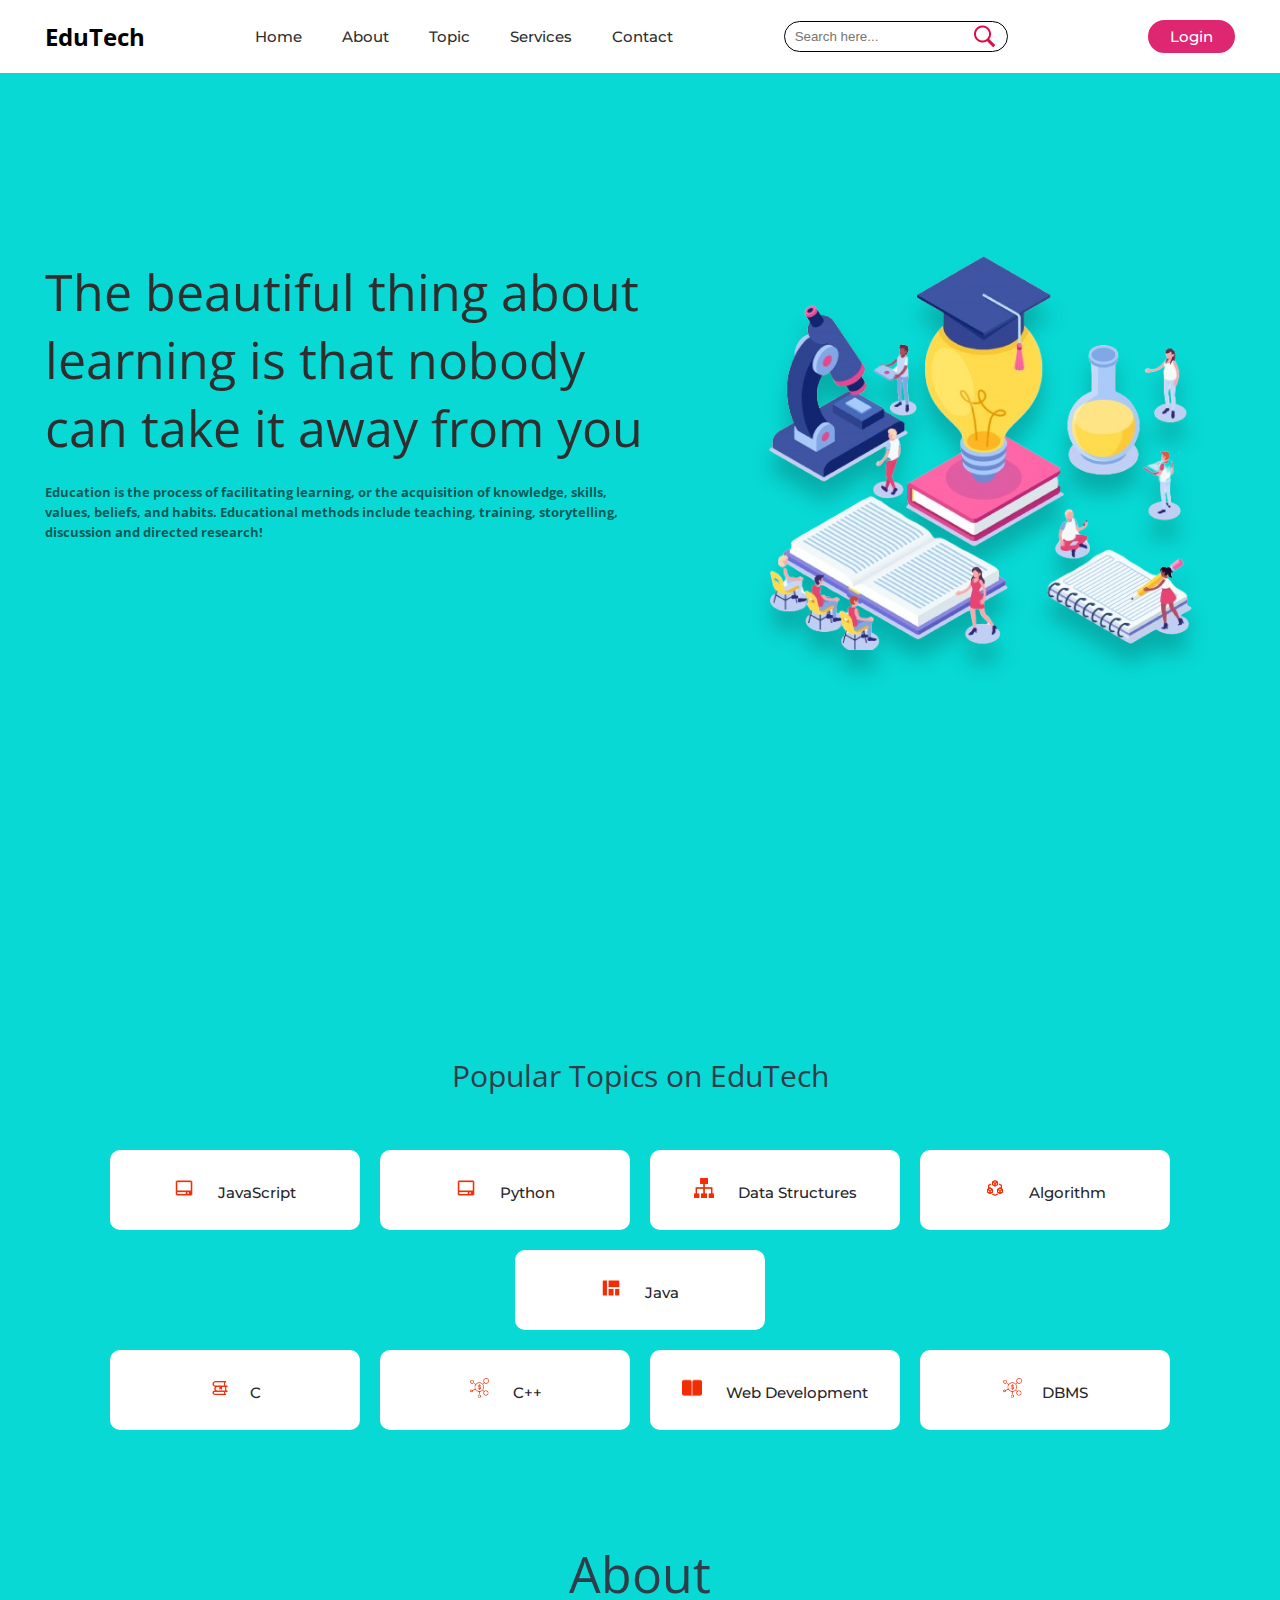
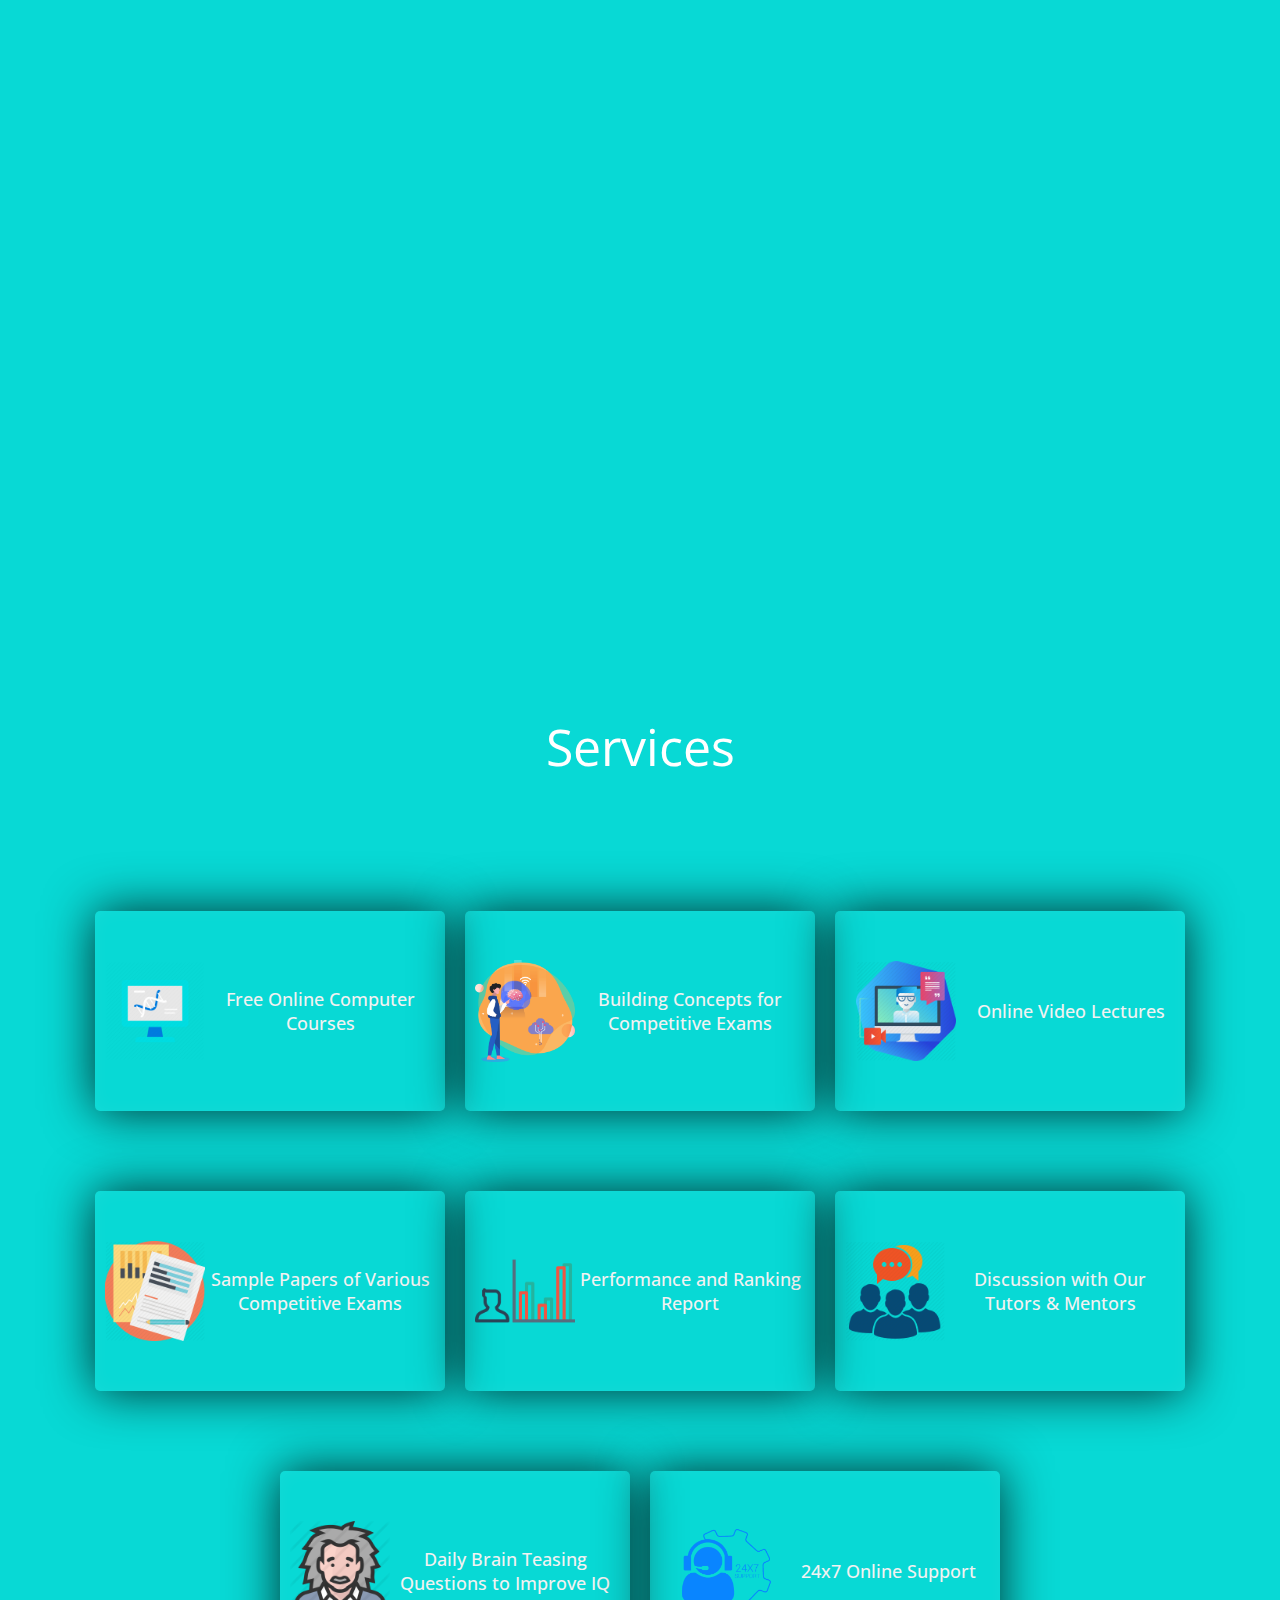
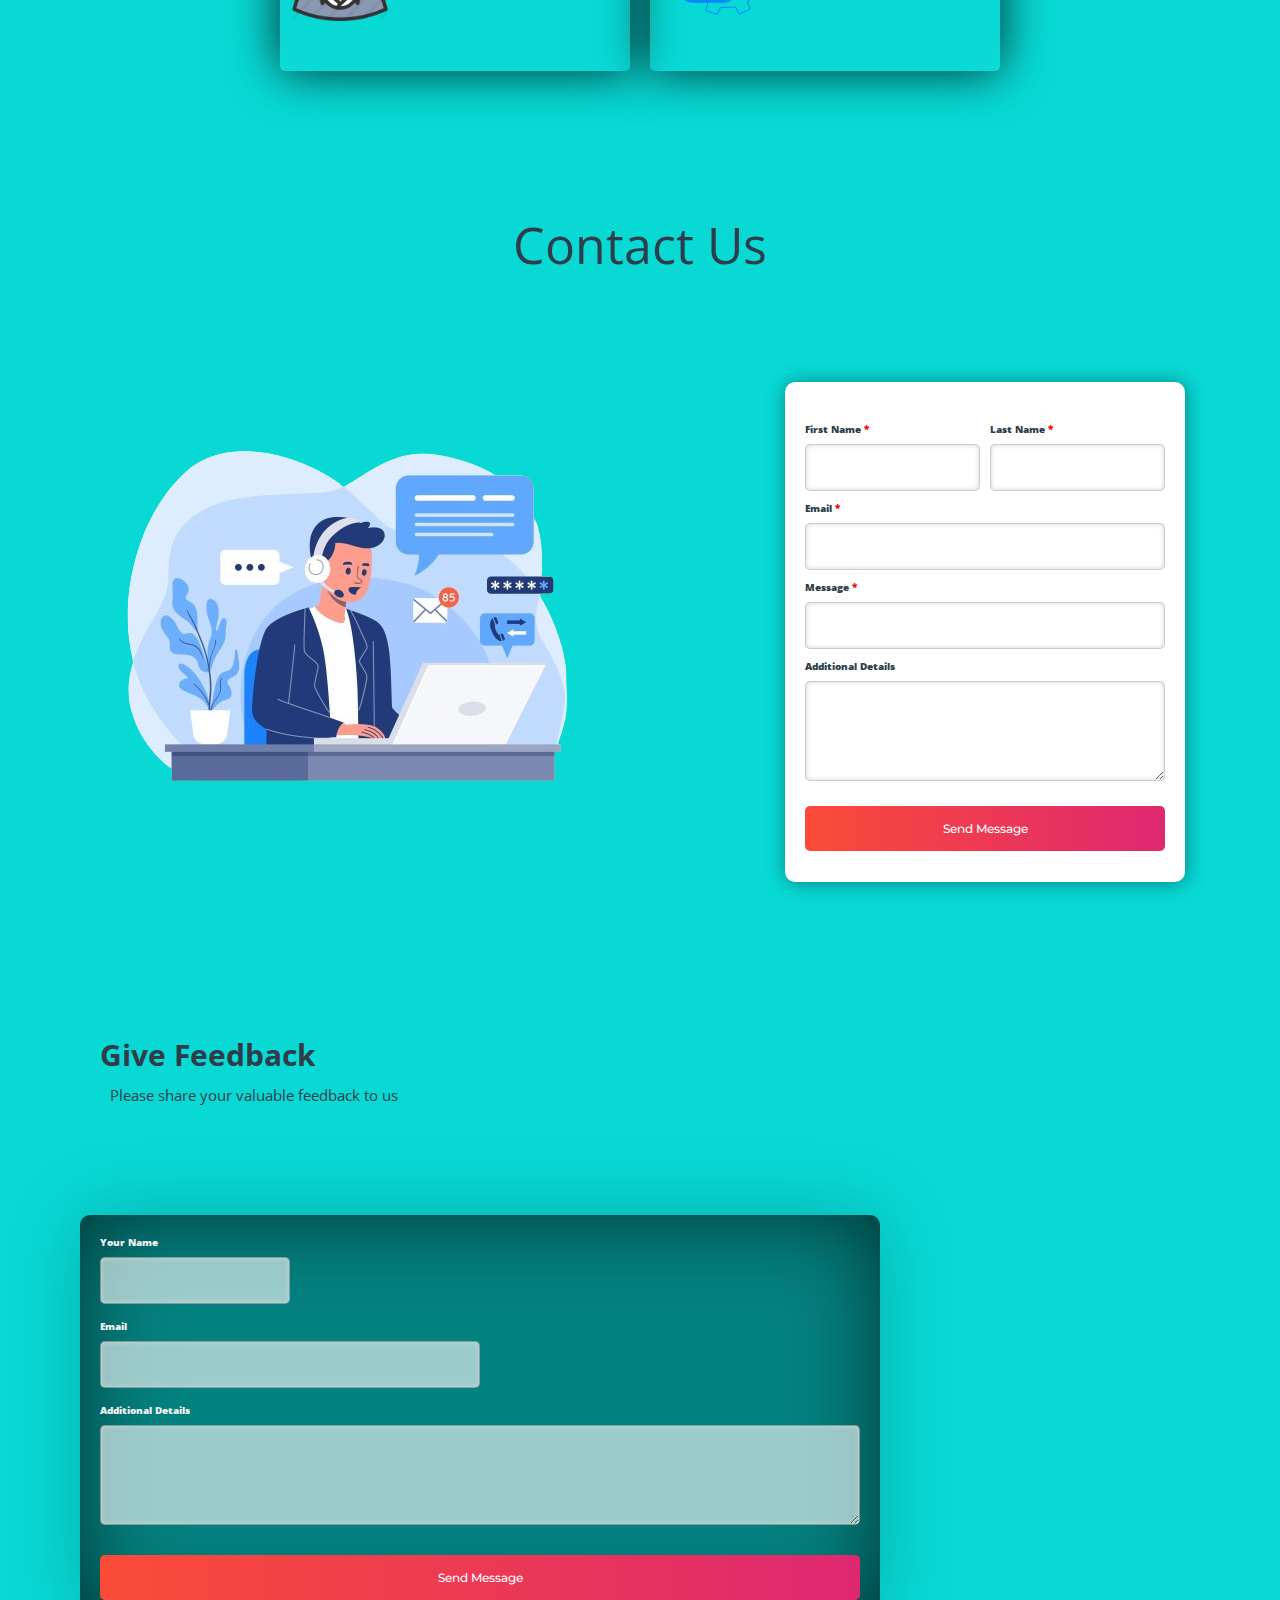
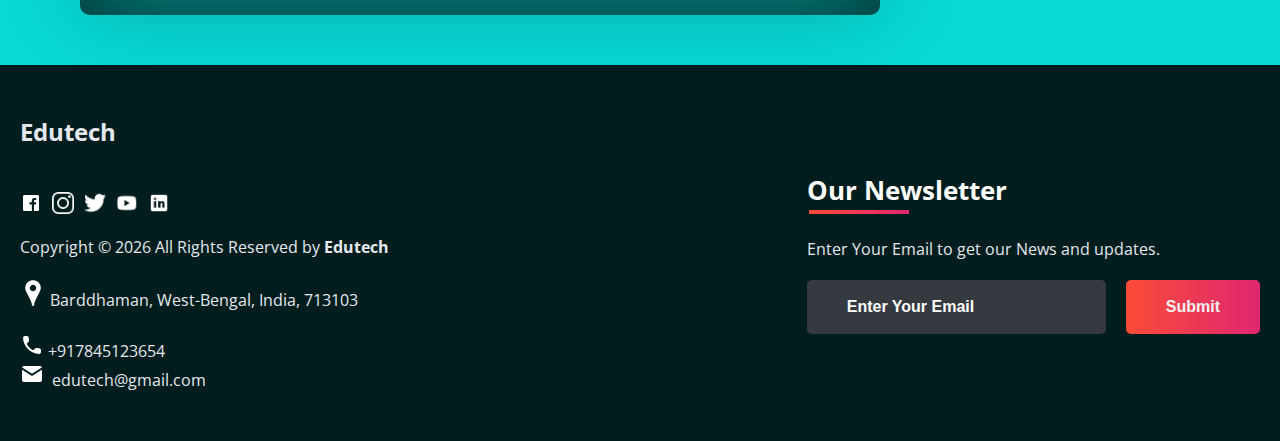
<file: index.html>
<!DOCTYPE html>
<html>

<head>
	<link rel="shortcut icon" type="png" href="images/icon/favicon.png">
	<meta charset="utf-8">
	<meta http-equiv="X-UA-Comaptible" content="IE=edge">
	<title>EduTech</title>
	<meta name="desciption" content="">
	<meta name="viewport" content="width=device-width, initial-scale=1">
	<link rel="stylesheet" type="text/css" href="style.css">
	<script type="text/javascript" src="script.js"></script>
	<script src="https://code.jquery.com/jquery-3.2.1.js"></script>
	<script>
		$(window).on('scroll', function () {
			if ($(window).scrollTop()) {
				$('nav').addClass('black');
			} else {
				$('nav').removeClass('black');
			}
		})
	</script>
</head>

<body>
	<!-- Navigation Bar -->
	<header id="header">
		<nav>
			<div class="logo">
				<!-- <img src="images/icon/logo.png" alt="logo"> -->
				<h2>EduTech</h2>
			</div>
			<ul>
				<li><a class="active" href="">Home</a></li>
				<li><a href="#about_section">About</a></li>
				<li><a href="#topic_section">Topic</a></li>
				<li><a href="#services_section">Services</a></li>
				<li><a href="#contactus_section">Contact</a></li>
			</ul>

			<!-- seach bar -->
			<div class="srch">
				<input type="text" class="search" placeholder="Search here...">
				<img src="images/icon/search.png" alt="search" onclick=slide()>
			</div>
			<!-- seach bar -->

			<a class="get-started" href="login.html">Login</a>
			<img src="images/icon/menu.png" class="menu" onclick="sideMenu(0)" alt="menu">
		</nav>
		<div class="head-container">
			<div class="quote">
				<p>The beautiful thing about learning is that nobody can take it away from you</p>
				<h5>
					Education is the process of facilitating learning, or the acquisition of knowledge, skills, values,
					beliefs, and habits. Educational methods include teaching, training, storytelling, discussion and
					directed research!
				</h5>
				<!-- <div class="play">
					<img src="images/icon/play.png" alt="play"><span><a href="https://www.youtube.com/watch?v=KFyrgDO1WXk" target="_blank">Watch Now</a></span>
				</div> -->
			</div>
			<div class="svg-image">
				<img src="new_images/hero_section_image/hero_section_image.png" alt="svg">
			</div>
		</div>
		<div class="side-menu" id="side-menu">
			<div class="close" onclick="sideMenu(1)">
				<img src="images/icon/close.png" alt="">
			</div>
			<div class="user">
				<!-- <img src="images/creator/roshan.jpeg" alt="Username"> -->
				<p>EduTech</p>
			</div>
			<ul>
				<li><a href="#about_section">About</a></li>
				<li><a href="#topic_section">Topic</a></li>
				<li><a href="#services_section">Services</a></li>
				<li><a href="#contactus_section">Contact</a></li>
				<li><a href="#feedBACK">Feedback</a></li>
			</ul>
		</div>
	</header>


	<!-- Some Popular Subjects -->
	<div class="title" id="topic_section">
		<center>Popular Topics on EduTech</center>
	</div>
	<br><br>
	<div class="course">
		<center>
			<div class="cbox">
				<div class="det">
					<a href="./topics/Frontend_Development/JavaScript/JavaScript.html">
						<img src="images/courses/computer.png">
						JavaScript
					</a>
				</div>
				<div class="det">
					<a href="subjects/computer_courses.html">
						<img src="images/courses/computer.png">
						Python
					</a>
				</div>
				<div class="det">
					<a href="subjects/computer_courses.html#data">
						<img src="images/courses/data.png">
						Data Structures
					</a>
				</div>
				<div class="det">
					<a href="subjects/computer_courses.html#algo">
						<img src="images/courses/algo.png">
						Algorithm
					</a>
				</div>
				<div class="det det-last">
					<a href="subjects/computer_courses.html#projects">
						<img src="images/courses/projects.png">
						Java
					</a>
				</div>
			</div>
		</center>
		<div class="cbox">
			<div class="det">
				<a href="subjects/jee.html">
					<img src="images/courses/book.png">C
				</a>
			</div>
			<div class="det">
				<a href="subjects/gate.html">
					<img src="images/courses/d1.png">
					C++
				</a>
			</div>
			<div class="det">
				<a href="subjects/jee.html#sample_papers">
					<img src="images/courses/paper.png">
					Web Development
				</a>
			</div>
			<div class="det">
				<a href="subjects/quiz.html">
					<img src="images/courses/d1.png">DBMS
				</a>
			</div>
			<!-- <div class="det">
				<a href="subjects/quiz.html">
					<img src="images/courses/d1.png">Daily Quiz
				</a>
			</div> -->
		</div>
	</div>


	<!-- ABOUT -->
	<div class="diffSection" id="about_section">
		<center>
			<p style="font-size: 50px; padding: 100px">About</p>
		</center>
		<div class="about-content">
			<div class="side-image">
				<img class="sideImage" src="new_images/about_section/about_section_image.png">
			</div>
			<div class="side-text">
				<h2>What you think about us ?</h2>
				<p>Education is the process of facilitating learning, or the acquisition of knowledge, skills, values,
					beliefs, and habits. Educational methods include teaching, training, storytelling, discussion and
					directed research.<br> Educational website can include websites that have games, videos or topic
					related resources that act as tools to enhance learning and supplement classroom teaching. These
					websites help make the process of learning entertaining and attractive to the student, especially in
					today's age. <br>Using HTML(HyperText Markup Language), CSS(Cascading Style Sheet), JavaScript, we
					can make learning more easier and in a interesting way.</p>
			</div>
		</div>
	</div>


	<!-- PORTFOLIO -->
	<!-- <div class="diffSection" id="portfolio_section">
		<center>
			<p style="font-size: 50px; padding: 100px; padding-bottom: 40px;">Portfolio</p>
		</center>
		<div class="content">
			<p>
				“Education is the passport to the future, for tomorrow belongs to those who prepare for it today.” “Your
				attitude, not your aptitude, will determine your altitude.” “If you think education is expensive, try
				ignorance.” “The only person who is educated is the one who has learned how to learn …and change.”
			</p>
		</div>
	</div>
	<div class="extra">
		<p>We're increasing this data every year</p>
		<div class="smbox">
			<span>
				<center>
					<div class="data">154</div>
					<div class="det">Enrolled Students</div>
				</center>
			</span>
			<span>
				<center>
					<div class="data">62</div>
					<div class="det">Total Courses</div>
				</center>
			</span>
			<span>
				<center>
					<div class="data">56</div>
					<div class="det">Placed Students</div>
				</center>
			</span>
			<span>
				<center>
					<div class="data">27</div>
					<div class="det">Total Projects</div>
				</center>
			</span>
		</div>
	</div> -->
	<!-- PORTFOLIO -->


	<!-- TEAM -->
	<!-- <div class="diffSection" id="team_section">
		<center>
			<p style="font-size: 50px; padding-top: 100px; padding-bottom: 60px;">We're the Creators</p>
		</center>
		<div class="totalcard">
			<div class="card">
				<center><img src="images/creator/roshan1.jpeg"></center>
				<center>
					<div class="card-title">Roshan Kumar</div>
					<div id="detail">
						<p>“ You can teach a student a lesson for a day; but if you can teach him to learn by creating
							curiosity, he will continue the learning process as long as he lives “</p>
						<div class="duty"></div>
						<a href="https://www.linkedin.com/in/roshan-kumar-a18b76179/" target="_blank"><button
								class="btn-roshan">Follow +</button></a>
					</div>
				</center>
			</div>
			<div class="card">
				<center><img src="images/creator/roshan2.jpeg"></center>
				<center>
					<div class="card-title">Roshan Kumar</div>
					<div id="detail">
						<p>“ Real education should consist of drawing the goodness and the best out of our own students.
							What better books can there be than the book of humanity “</p>
						<div class="duty"></div>
						<a href="https://www.linkedin.com/in/roshan-kumar-a18b76179/" target="_blank"><button
								class="btn-akhil">Follow +</button></a>
					</div>
				</center>
			</div>
		</div>
	</div> -->
	<!-- TEAM -->


	<!-- SERVICES -->
	<div class="service-swipe">
		<div class="diffSection" id="services_section">
			<center>
				<p style="font-size: 50px; padding: 100px; padding-bottom: 40px; color: #fff;">Services</p>
			</center>
		</div>
		<a href="subjects/computer_courses.html">
			<div class="s-card"><img src="images/icon/computer-courses.png">
				<p>Free Online Computer Courses</p>
			</div>
		</a>
		<a href="subjects/jee.html">
			<div class="s-card"><img src="images/icon/brainbooster.png">
				<p>Building Concepts for Competitive Exams</p>
			</div>
		</a>
		<a href="#">
			<div class="s-card"><img src="images/icon/online-tutorials.png">
				<p>Online Video Lectures</p>
			</div>
		</a>
		<a href="subjects/jee.html#sample_papers">
			<div class="s-card"><img src="images/icon/papers.jpg">
				<p>Sample Papers of Various Competitive Exams</p>
			</div>
		</a>
		<a href="#">
			<div class="s-card"><img src="images/icon/p3.png">
				<p>Performance and Ranking Report</p>
			</div>
		</a>
		<a href="#contactus_section">
			<div class="s-card"><img src="images/icon/discussion.png">
				<p>Discussion with Our Tutors & Mentors</p>
			</div>
		</a>
		<a href="subjects/quiz.html">
			<div class="s-card"><img src="images/icon/q1.png">
				<p>Daily Brain Teasing Questions to Improve IQ</p>
			</div>
		</a>
		<a href="#contactus_section">
			<div class="s-card"><img src="images/icon/help.png">
				<p>24x7 Online Support</p>
			</div>
		</a>
	</div>

	<!-- Reviews by Students -->
	<!-- <div id="makeitfull">
		<a href="#review_section"><img src="images/icon/makeitfull.png"></a>
	</div>
	<div class="review">
		<div class="diffSection" id="review_section">
			<center>
				<p style="font-size: 40px; padding: 100px; padding-bottom: 40px; color: #2E3D49;">What the Students Say
					About Us?</p>
			</center>
		</div>
		<div class="rev-container">
			<div class="rev-card">
				<div class="identity">
					<img src="images/creator/humanNotExist1.jpg">
					<p>Sophie Daniel</p>
					<h6>Java</h6>
					<div class="rating"><img src="images/icon/star.png"><img src="images/icon/star.png"><img
							src="images/icon/star.png"><img src="images/icon/star.png"><img src="images/icon/star.png">
					</div>
				</div>
				<div class="rev-cont">
					<p id="title">Review:</p>
					<p id="content">
						I did Java Fundamenetal course with Rishab Sir. It was a great experience. The brain teasers and
						assignments, actually the whole lot of content was really good. Some problems were challenging
						yet interesting. Was explained very well where ever I stuck...
					</p>
				</div>
			</div>
			<div class="rev-card">
				<div class="identity">
					<img src="images/creator/humanNotExist2.jpg">
					<p>Clayton Clair</p>
					<h6>C/C++</h6>
					<div class="rating"><img src="images/icon/star.png"><img src="images/icon/star.png"><img
							src="images/icon/star.png"><img src="images/icon/star.png"><img src="images/icon/star.png">
					</div>
				</div>
				<div class="rev-cont">
					<p id="title">Review:</p>
					<p id="content">
						When I was watching "Dear Zindagi", I could relate Sharukh Khan to Arnav Bhaiya. The way Sharukh
						Khan was giving life lessons to Alia Bhatt, in the same way Arnav Bhaiya will give coding life
						lessons which will guide you throughout your code life...
					</p>
				</div>
			</div>
			<div class="rev-card">
				<div class="identity">
					<img src="images/creator/humanNotExist3.jpg">
					<p>Devyn Sethi</p>
					<h6>JEE</h6>
					<div class="rating"><img src="images/icon/star.png"><img src="images/icon/star.png"><img
							src="images/icon/star.png"><img src="images/icon/star.png"><img src="images/icon/star.png">
					</div>
				</div>
				<div class="rev-cont">
					<p id="title">Review:</p>
					<p id="content">
						LearnEd was an amazing experience for me. I belong to electronics department and had a little
						experience in coding but I think it has helped me think things through in a much more analytical
						manner. Coding is important no matter which branch you are in. It gives you a better
						understanding about how to approach a problem...
					</p>
				</div>
			</div>
			<div class="rev-card">
				<div class="identity">
					<img src="images/creator/humanNotExist4.jpg">
					<p>Rylee Phillips</p>
					<h6>Python</h6>
					<div class="rating"><img src="images/icon/star.png"><img src="images/icon/star.png"><img
							src="images/icon/star.png"><img src="images/icon/star.png"><img src="images/icon/star.png">
					</div>
				</div>
				<div class="rev-cont">
					<p id="title">Review:</p>
					<p id="content">
						This was my first complete course at coding blocks. I attended the Python course in Winter 2020
						and loved it which made me join the full course. Shubham bhaiya and Ayush Bhaiya(TA) have good
						knowledge about the field and were very helpful in making us understand the concepts. I would
						certainly recommend this to anyone...
					</p>
				</div>
			</div>
		</div>
	</div> -->

	<!-- CONTACT US -->
	<div class="diffSection" id="contactus_section">
		<center>
			<p style="font-size: 50px; padding: 100px">Contact Us</p>
		</center>
		<!-- <div class="csec"></div> -->
		<div class="back-contact">
			<div class="contact_image">
				<img src="new_images/contact_section_image/contact_image.png" alt="" class="contact_img">
			</div>
			<div class="cc">
				<form action="mailto:sayantanhaldar69@gmail.com" method="post" enctype="text/plain">
					<label>First Name <span class="imp">*</span></label><label style="margin-left: 185px">Last Name
						<span class="imp">*</span></label><br>
					<center>
						<input type="text" name="" style="margin-right: 10px; width: 175px" required="required"><input
							type="text" name="lname" style="width: 175px" required="required"><br>
					</center>
					<label>Email <span class="imp">*</span></label><br>
					<input type="email" name="mail" style="width: 100%" required="required"><br>
					<label>Message <span class="imp">*</span></label><br>
					<input type="text" name="message" style="width: 100%" required="required"><br>
					<label>Additional Details</label><br>
					<textarea name="addtional"></textarea><br>
					<button type="submit" id="csubmit">Send Message</button>
				</form>
			</div>
		</div>
	</div>



	<!-- FEEDBACK -->
	<div class="title2" id="feedBACK">
		<span>Give Feedback</span>
		<div class="shortdesc2">
			<p>Please share your valuable feedback to us</p>
		</div>
	</div>

	<div class="feedbox">
		<div class="feed">
			<form action="mailto:roshank9419@gmail.com" method="post" enctype="text/plain">
				<label>Your Name</label><br>
				<input type="text" name="" class="fname" required="required"><br>
				<label>Email</label><br>
				<input type="email" name="mail" required="required"><br>
				<label>Additional Details</label><br>
				<textarea name="addtional"></textarea><br>
				<button type="submit" id="csubmit">Send Message</button>
			</form>
		</div>
	</div>

	<!-- Sliding Information -->
	<!-- <marquee style="background: linear-gradient(to right, #FA4B37, #DF2771); margin-top: 50px;" direction="left"
		onmouseover="this.stop()" onmouseout="this.start()" scrollamount="20">
		<div class="marqu">“Education is the passport to the future, for tomorrow belongs to those who prepare for it
			today.” “Your attitude, not your aptitude, will determine your altitude.” “If you think education is
			expensive, try ignorance.” “The only person who is educated is the one who has learned how to learn …and
			change.”</div>
	</marquee> -->

	<!-- FOOTER -->
	<footer>
		<div class="footer-container">
			<div class="left-col">
				<!-- <img src="images/icon/logo - Copy.png" style="width: 200px;"> -->
				<h2>Edutech</h2>
				<br><br>
				<div class="logo"></div>
				<div class="social-media">
					<a href="#"><img src="images/icon\fb.png"></a>
					<a href="#"><img src="images/icon\insta.png"></a>
					<a href="#"><img src="images/icon\tt.png"></a>
					<a href="#"><img src="images/icon\ytube.png"></a>
					<a href="#"><img src="images/icon\linkedin.png"></a>
				</div><br><br>
				<p class="rights-text">Copyright © <span id="curr_year"></span> All Rights Reserved by <b>Edutech</b>
				</p>
				<br>
				<p><img src="images/icon/location.png"> Barddhaman, West-Bengal, India, 713103</p>
				<br>
				<p><img src="images/icon/phone.png"> +917845123654<br><img src="images/icon/mail.png">&nbsp;
					edutech@gmail.com</p>
			</div>
			<div class="right-col">
				<h1 style="color: #fff">Our Newsletter</h1>
				<div class="border"></div><br>
				<p>Enter Your Email to get our News and updates.</p>
				<form class="newsletter-form">
					<input class="txtb" type="email" placeholder="Enter Your Email">
					<input class="btn" type="submit" value="Submit">
				</form>
			</div>
		</div>
	</footer>

</body>

<script>
	const copyright_year = document.getElementById("curr_year")
	copyright_year.innerHTML = new Date().getFullYear()
</script>

</html>
</file>
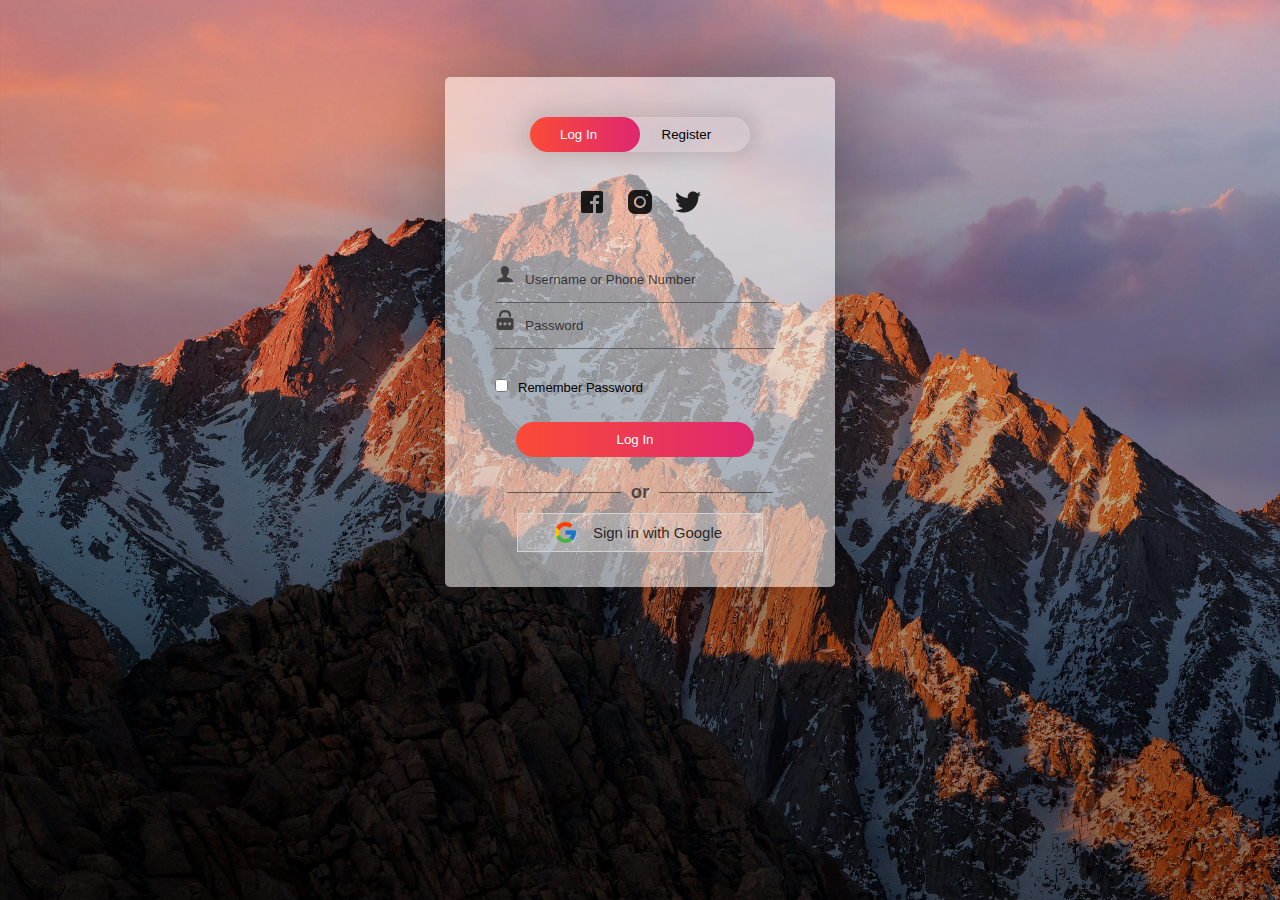
<file: login.html>
<!DOCTYPE html>
<html>
<head>
	<link rel="shortcut icon" type="png" href="images/icon/favicon.png">
	<title>Login SignUp</title>
	<link rel="stylesheet" type="text/css" href="loginStyle.css">
	<script src="https://ajax.googleapis.com/ajax/libs/jquery/3.4.1/jquery.min.js"></script>

  <!-- It will redirect to the Home Page after submitting the form -->
  <script>
  $(document).ready(function(){
    $("form").submit(function(){
      alert("Great Job !");
    });
  });
  </script>
</head>
<body>
		<div class="form-box">
			<div class="button-box">
				<div id="btn"></div>
				<button type="button" class="toggle-btn" id="log" onclick="login()" style="color: #fff;">Log In</button>
				<button type="button" class="toggle-btn" id="reg" onclick="register()">Register</button>
			</div>
			<div class="social-icons">
				<img src="images/icon/fb2.png">
				<img src="images/icon/insta2.png">
				<img src="images/icon/tt2.png">
			</div>
			
			<!-- Login Form -->
			<form id="login" class="input-group" action="index.html">
				<div class="inp">
					<img src="images/icon/user.png"><input type="text" id="email" class="input-field" placeholder="Username or Phone Number" style="width: 88%; border:none;" required="required">
				</div>
				<div class="inp">
					<img src="images/icon/password.png"><input type="password" id="password" class="input-field" placeholder="Password" style="width: 88%; border: none;" required="required">
				</div>
				<input type="checkbox" class="check-box">Remember Password
				<button type="submit" class="submit-btn">Log In</button>
			</form>


			<div class="other" id="other">
				<div class="instead">
					<h3>or</h3>
				</div>
				<button class="connect" onclick="google()">
					<img src="images/icon/google.png"><span>Sign in with Google</span>
				</button>
			</div>
			
			<!-- Registration Form -->
			<form id="register" class="input-group">
				<input type="text" class="input-field" placeholder="Full Name" required="required">
				<input type="email" class="input-field" placeholder="Email Address" required="required">
				<input type="password" class="input-field" placeholder="Create Password" name="psame" required="required">
				<input type="password" class="input-field" placeholder="Confirm Password" name="psame" required="required">
				<input type="checkbox" class="check-box" id="chkAgree" onclick="goFurther()">I agree to the Terms & Conditions
				<button type="submit" id="btnSubmit" class="submit-btn reg-btn">Register</button>
			</form>
		</div>
		<script type="text/javascript" src="script.js"></script>
</body>
</html>
</file>
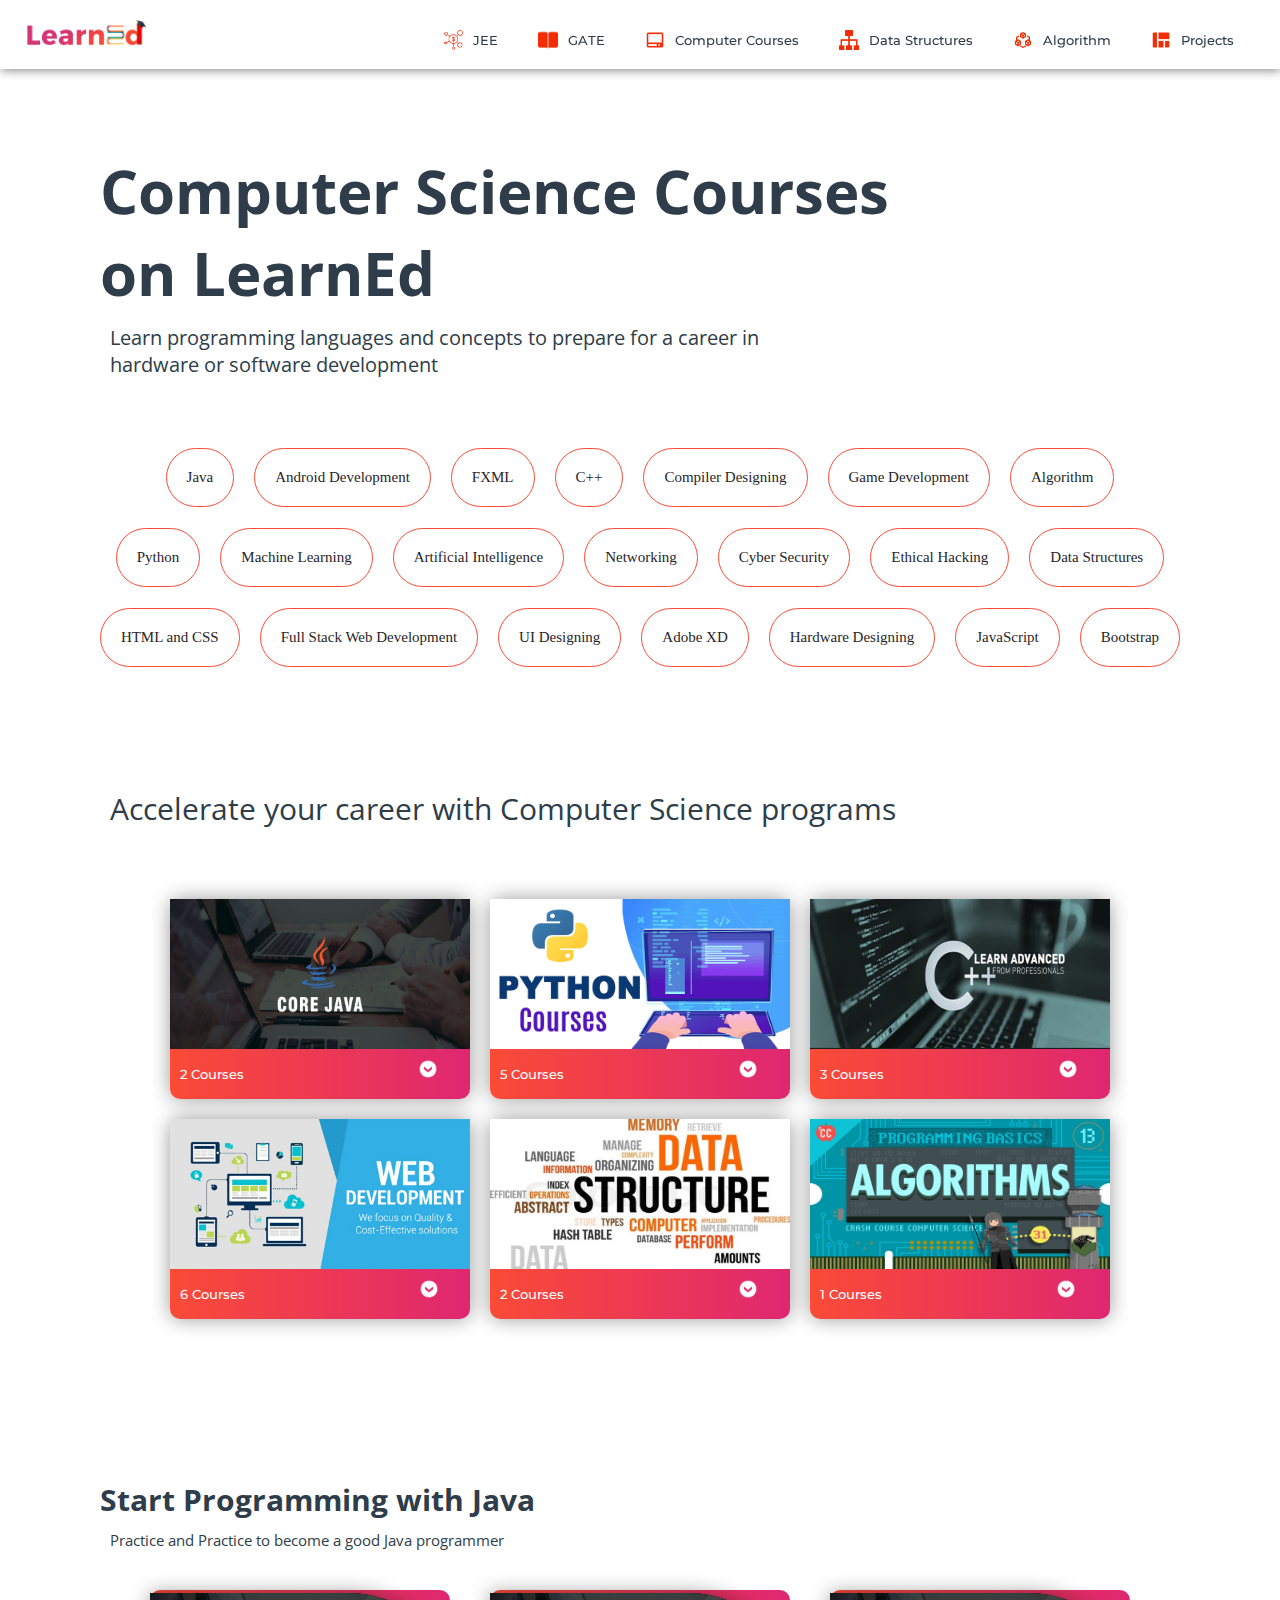
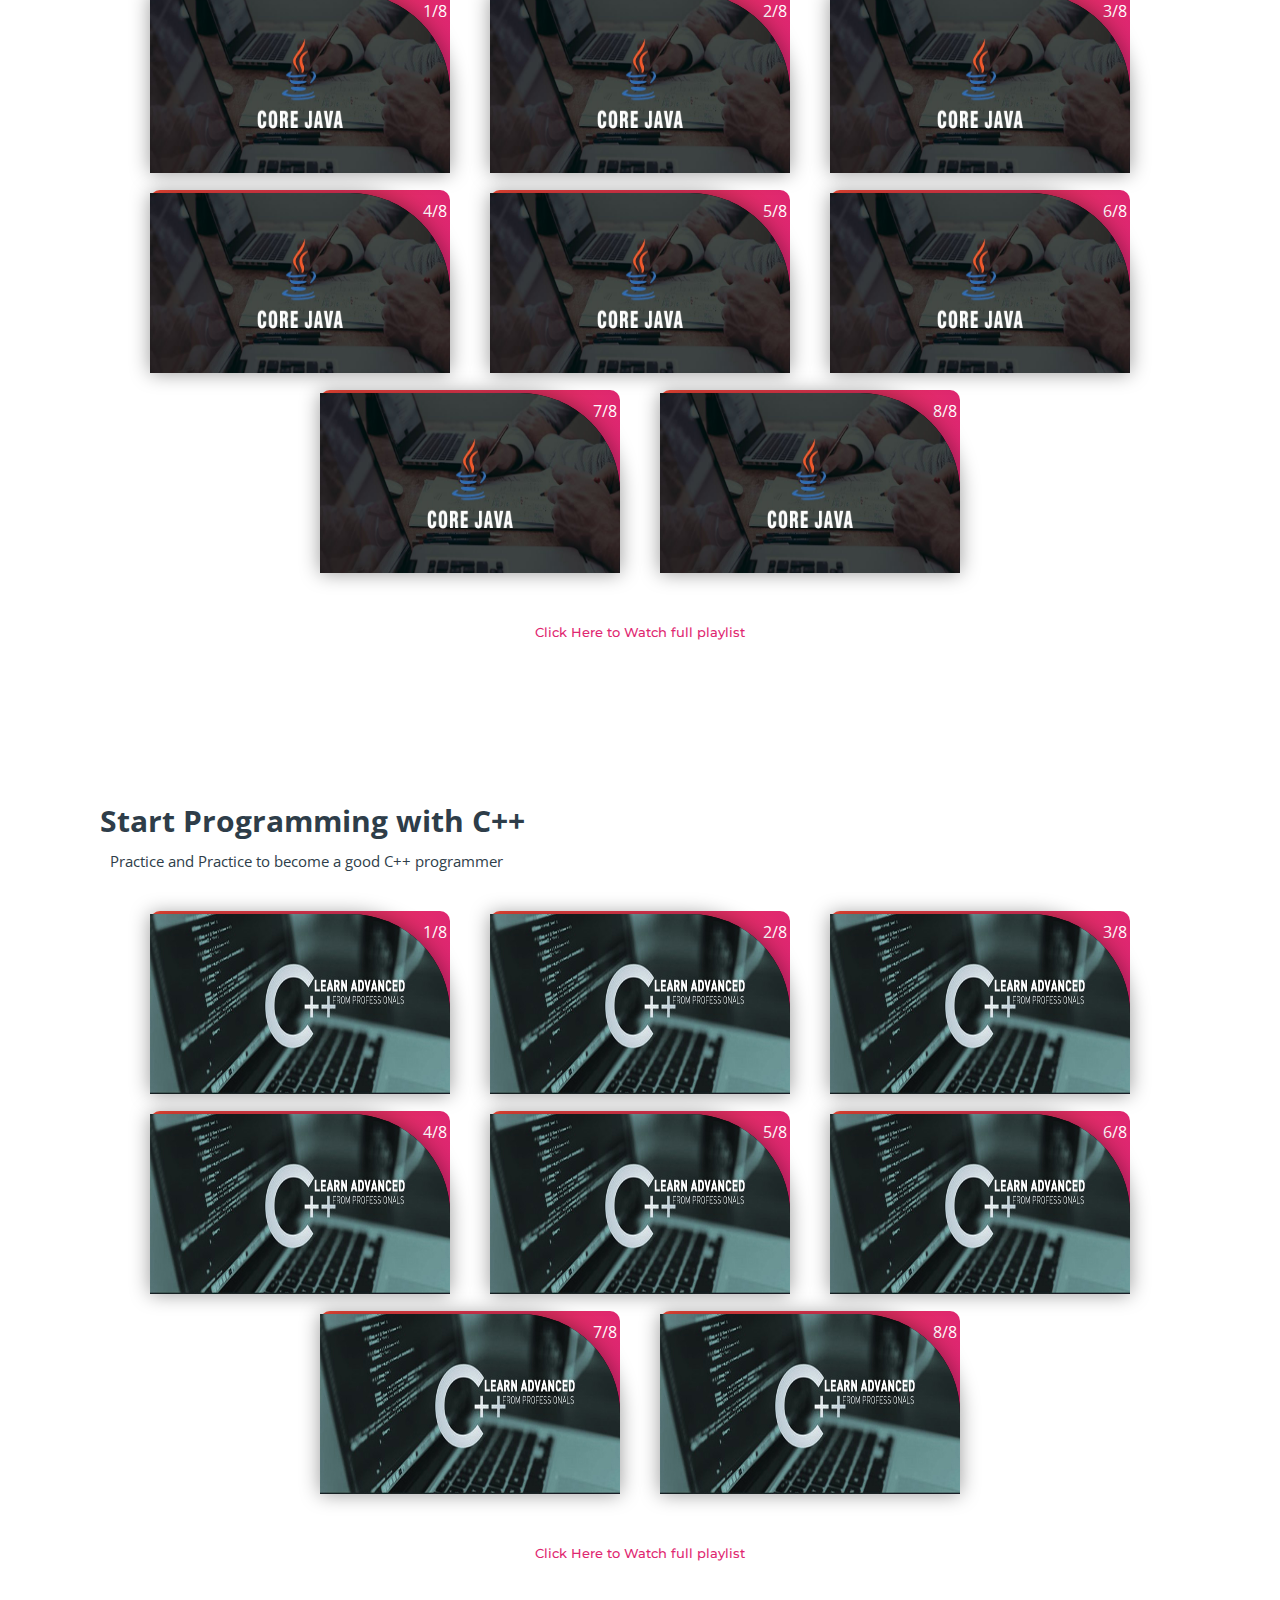
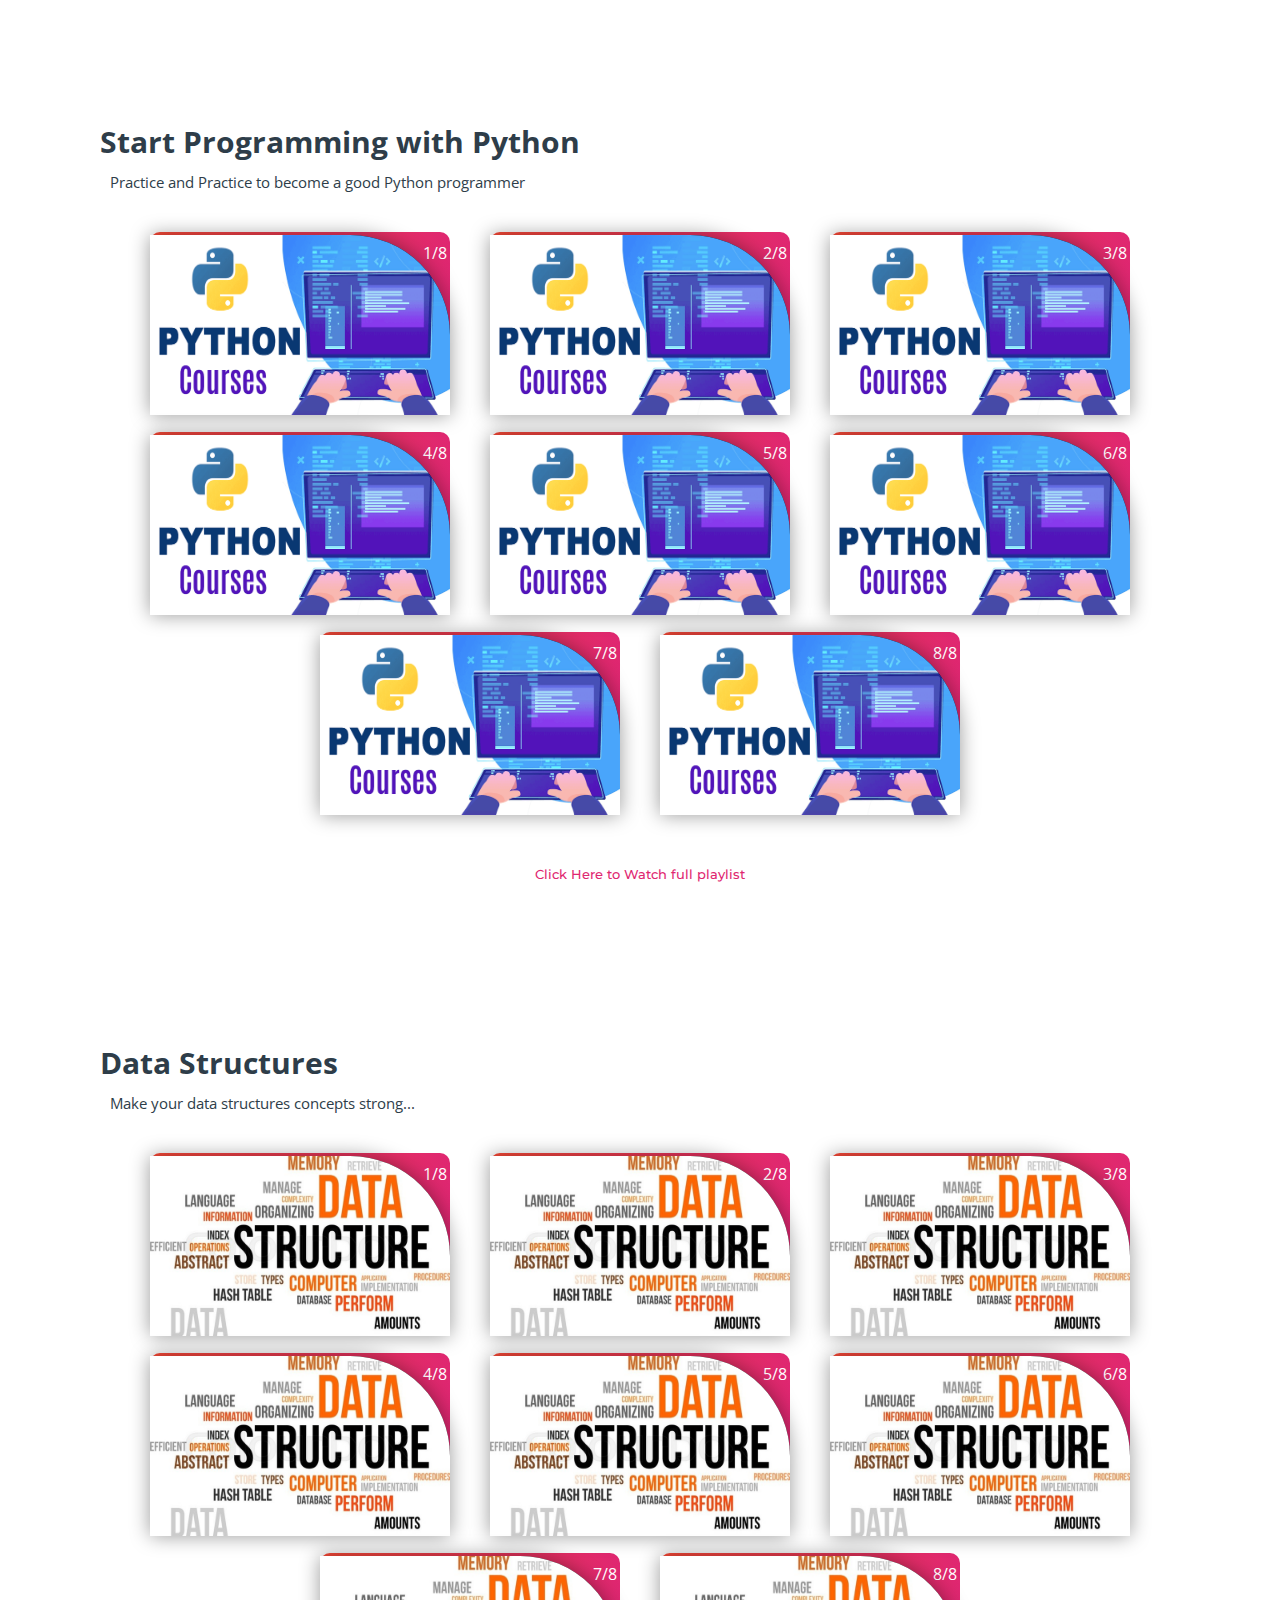
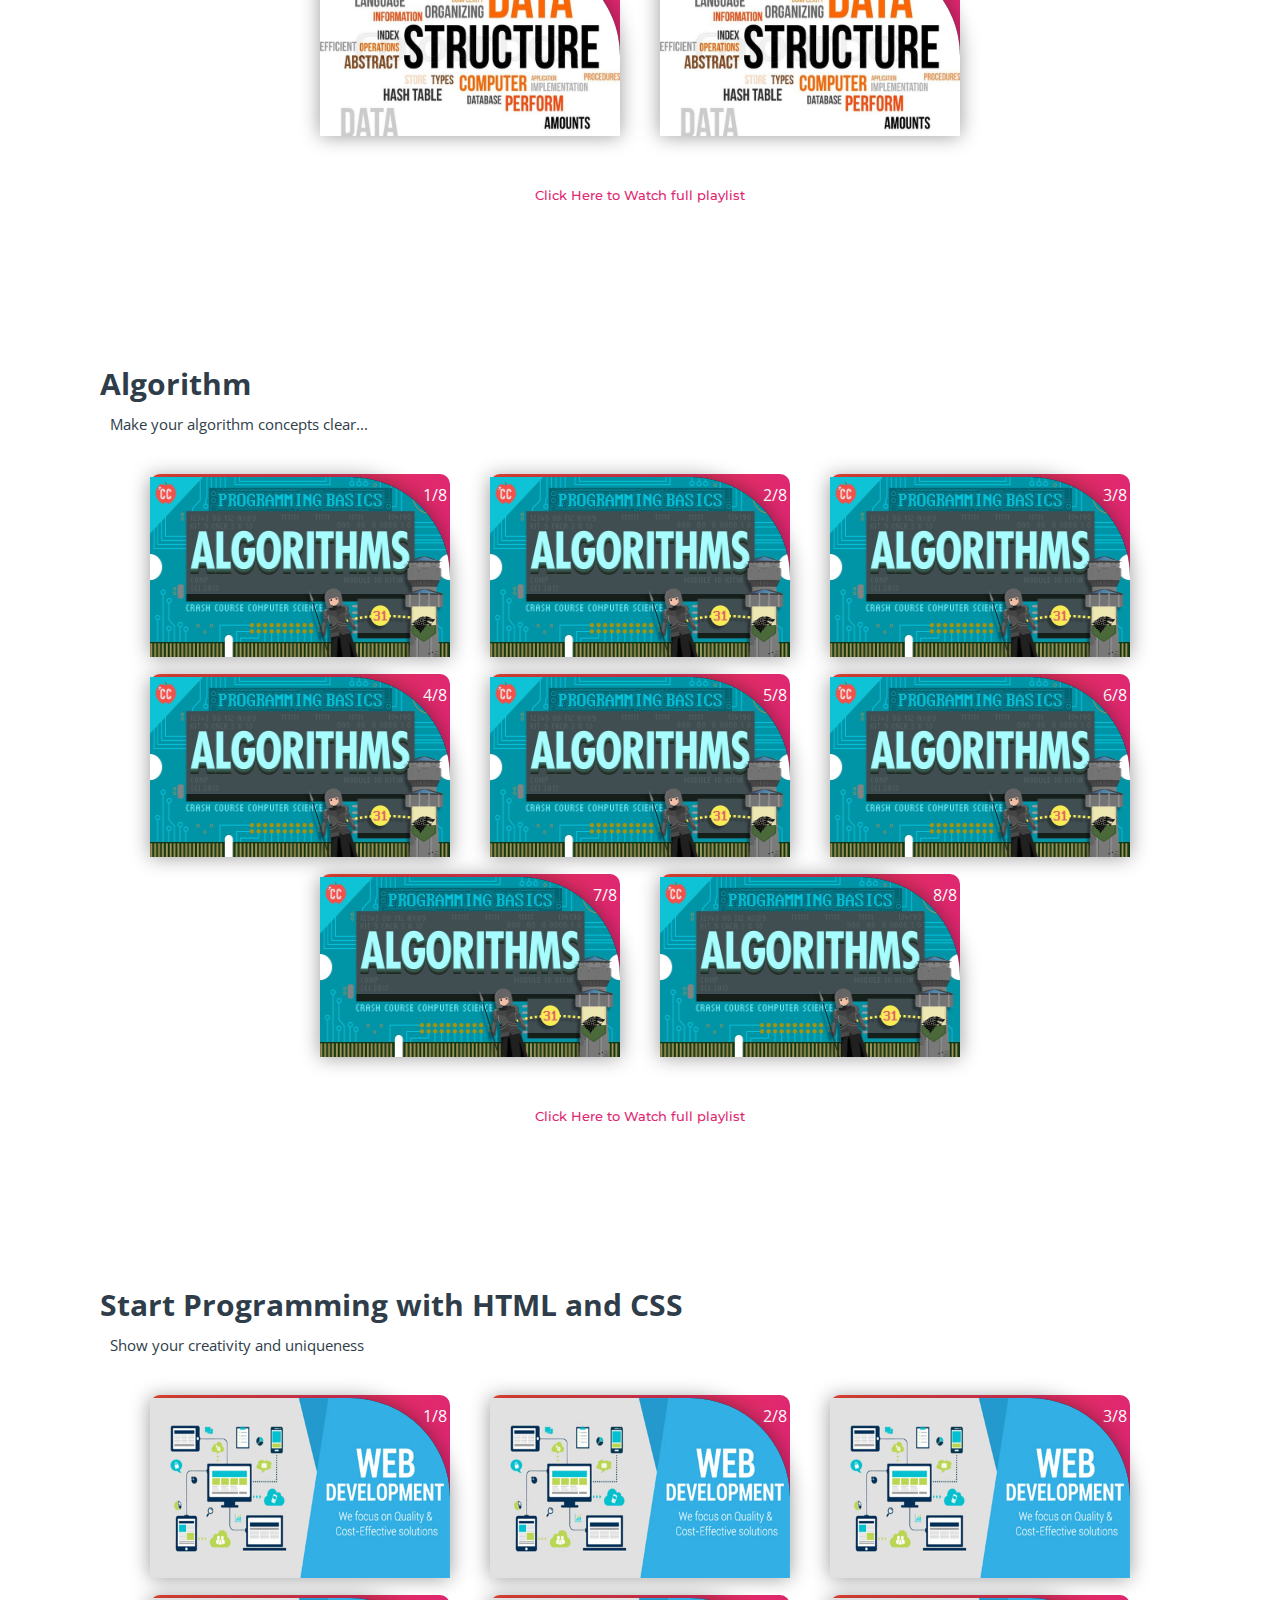
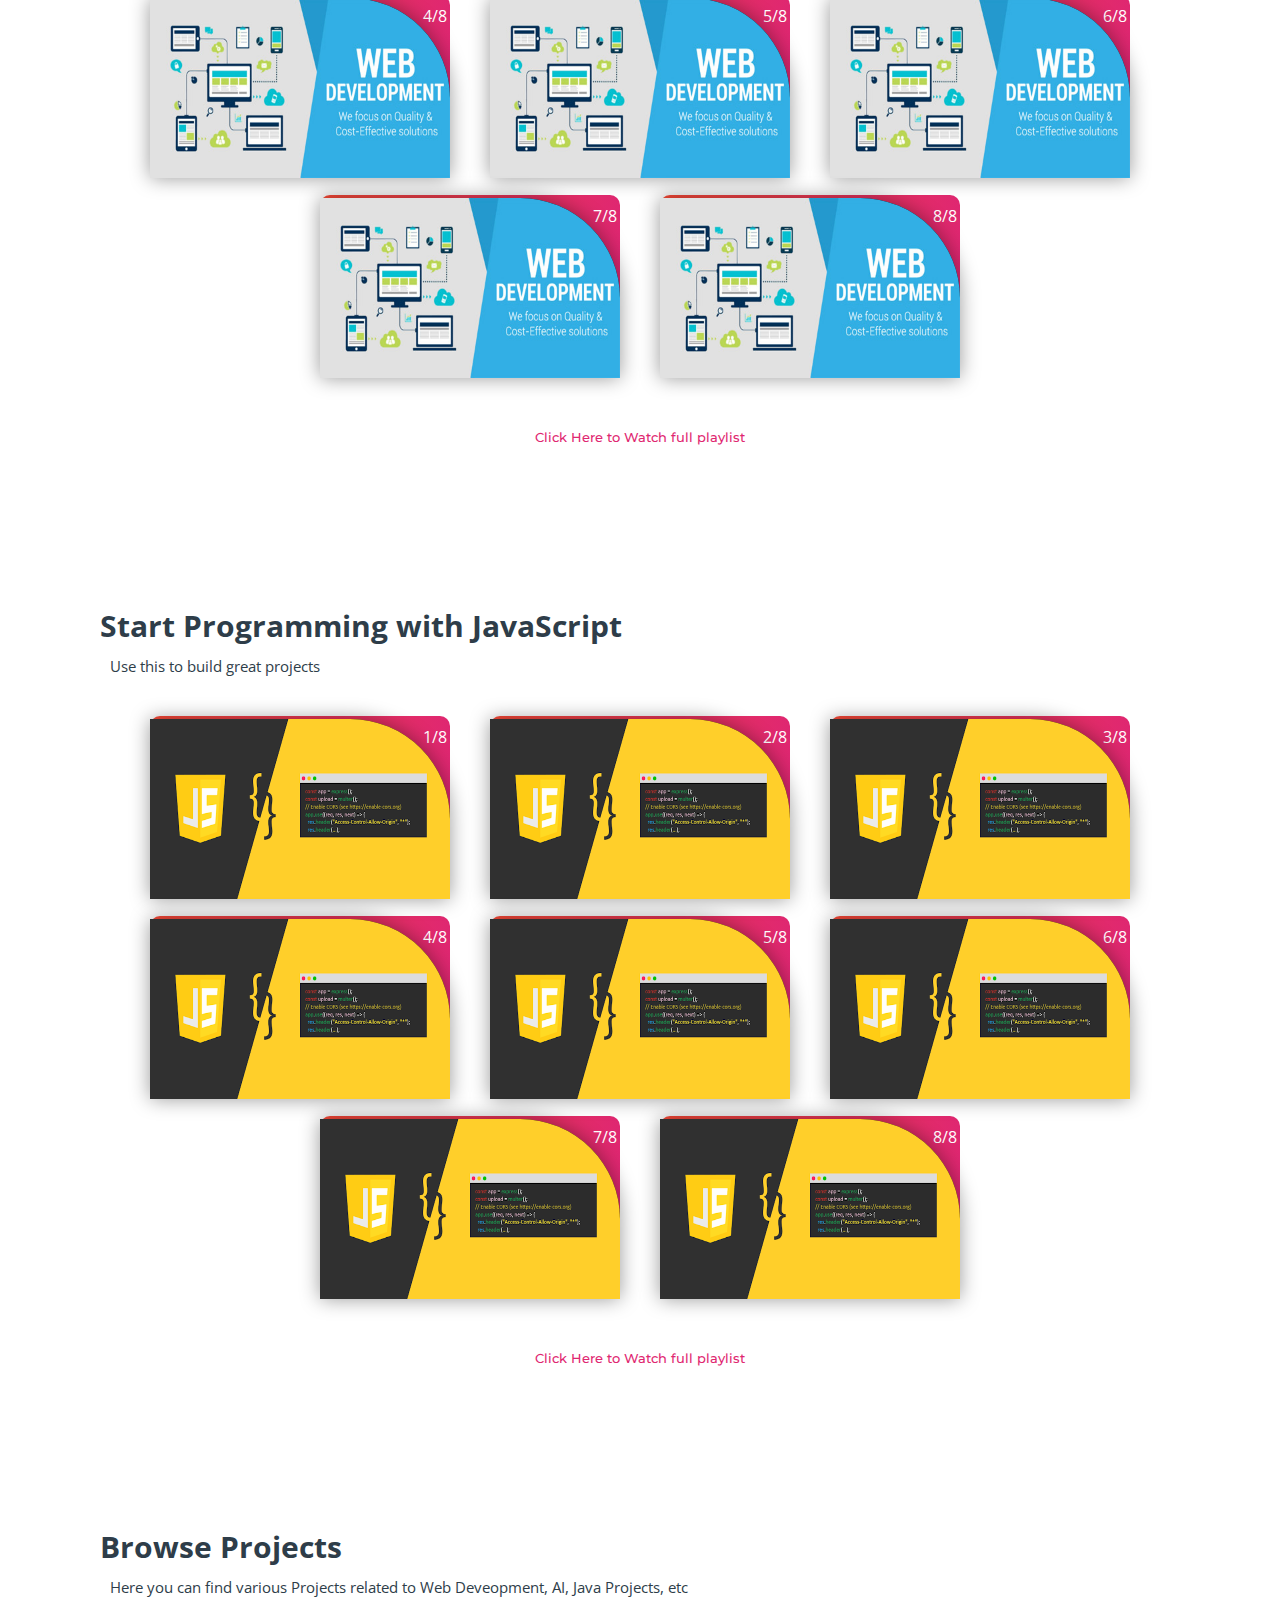
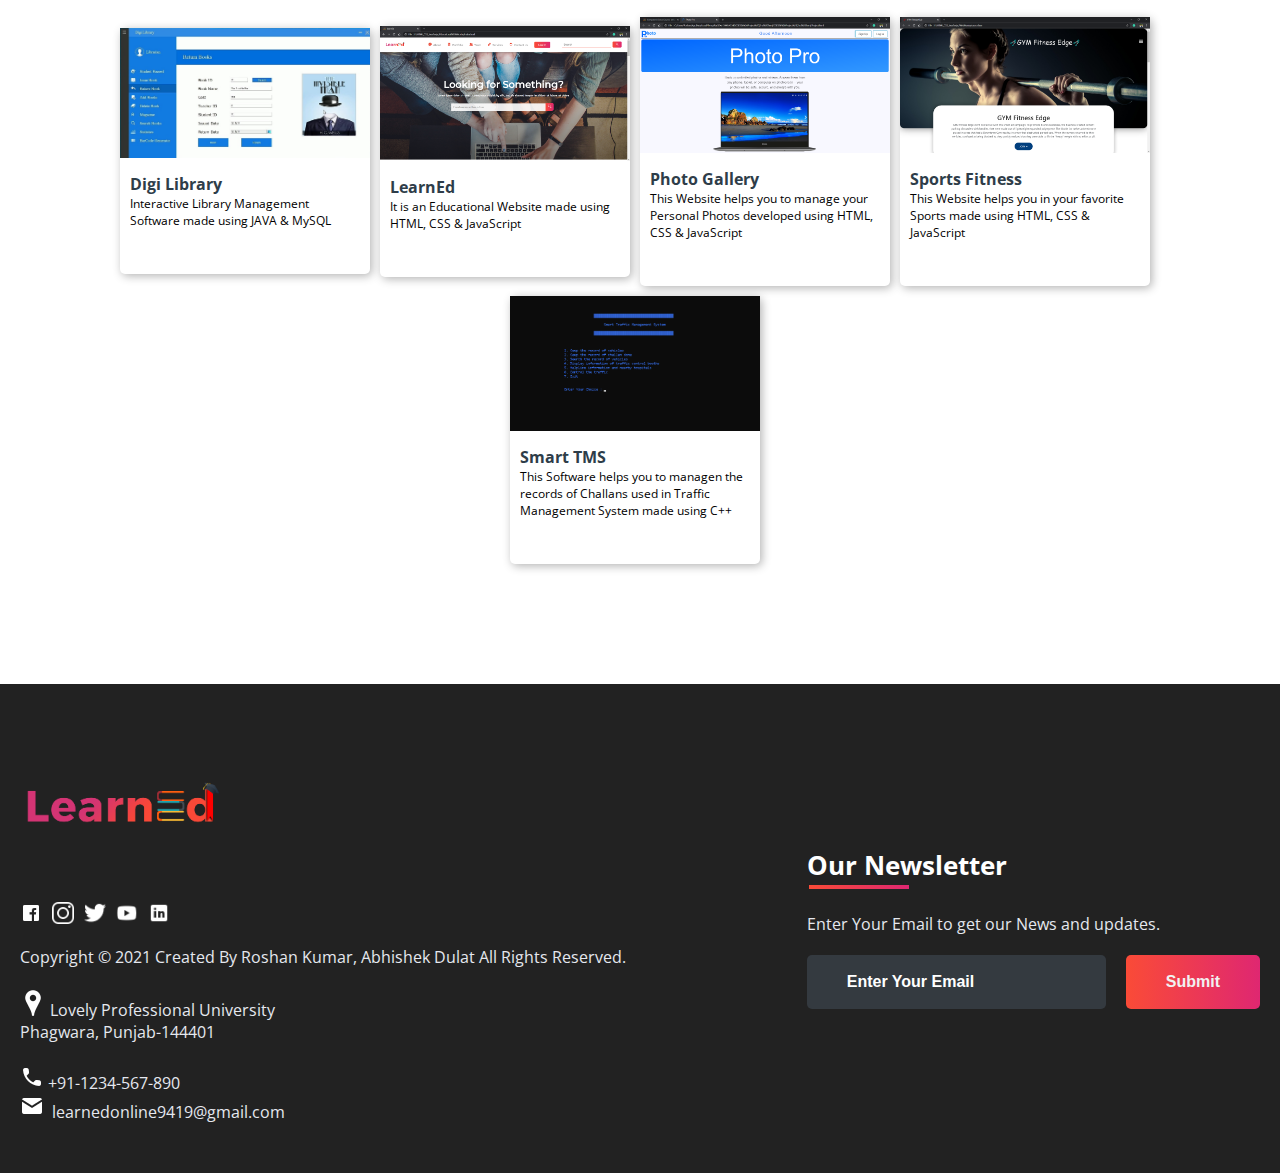
<file: subjects/computer_courses.html>
<!DOCTYPE html>
<html>
<head>
	<link rel="shortcut icon" type="png" href="../images/icon/favicon.png">
	<title>Computer Science Courses on LearnEd</title>
	<link rel="stylesheet" type="text/css" href="subjects.css">
	<script type="text/javascript" src="../script.js"></script>
</head>
<body>
	
<!-- NAVIGATION -->
	<header>
		<div class="nav" id="nav">
			<div id="learned-logo">
			<a href="../index.html"><img src="../images/icon/logo.png" style="width: 120px;"></a></div>
			<div class="switch-tab" id="switch-tab" onclick="switchTAB()"><img src="../images/icon/menu.png"></div>
			<ul id="list-switch">
				<li><a href="jee.html"><img src="../images/courses/d1.png" class="icon">JEE</a></li>
				<li><a href="gate.html"><img src="../images/courses/paper.png" class="icon">GATE</a></li>
				<li><a href="#"><img src="../images/courses/computer.png" class="icon">Computer Courses</a></li>
				<li><a href="#data"><img src="../images/courses/data.png" class="icon">Data Structures</a></li>
				<li><a href="#algo"><img src="../images/courses/algo.png" class="icon">Algorithm</a></li>
				<li><a href="#projects"><img src="../images/courses/projects.png" class="icon">Projects</a></li>
			</ul>
			<div class="search" id="search-switch">
				<input type="search" placeholder="Search" class="srch"><button id="srchbtn"><img src="../images/icon/search.png"></button>
			</div>
		</div>
	</header>
	

<!-- MAIN Heading of Page -->
	<div class="title">
		<span>Computer Science Courses<br>on LearnEd</span>
		<div class="shortdesc">
			<p>Learn programming languages and concepts to prepare for a career in<br>hardware or software development</p>
		</div>
	</div>


<!-- Some KeyWords related to Topic -->
	<div class="course">
		<div class="cbox">
		<div class="det"><a href="#java">Java</a></div>
		<div class="det"><a href="https://developer.android.com/">Android Development</a></div>
		<div class="det"><a href="https://docs.oracle.com/javafx/2/get_started/fxml_tutorial.htm">FXML</a></div>
		<div class="det"><a href="#c++">C++</a></div>
		<div class="det"><a href="https://www.geeksforgeeks.org/introduction-of-compiler-design/">Compiler Designing</a></div>
		<div class="det"><a href="https://www.coursera.org/specializations/game-design-and-development">Game Development</a></div>
		<div class="det"><a href="#algo">Algorithm</a></div>
		</div>
		<div class="cbox">
		<div class="det"><a href="#python">Python</a></div>
		<div class="det"><a href="https://www.coursera.org/learn/machine-learning">Machine Learning</a></div>
		<div class="det"><a href="https://en.wikipedia.org/wiki/Artificial_intelligence">Artificial Intelligence</a></div>
		<div class="det"><a href="https://en.wikipedia.org/wiki/Network">Networking</a></div>
		<div class="det"><a href="https://www.kaspersky.co.in/resource-center/definitions/what-is-cyber-security">Cyber Security</a></div>
		<div class="det"><a href="https://www.eccouncil.org/ethical-hacking/">Ethical Hacking</a></div>
		<div class="det"><a href="#data">Data Structures</a></div>
		</div>
		<div class="cbox">
		<div class="det"><a href="#html_css">HTML and CSS</a></div>
		<div class="det"><a href="https://www.udacity.com/course/full-stack-web-developer-nanodegree--nd0044">Full Stack Web Development</a></div>
		<div class="det"><a href="https://uxplanet.org/what-is-ui-vs-ux-design-and-the-difference-d9113f6612de?gi=6d9d13f4cc95">UI Designing</a></div>
		<div class="det"><a href="https://www.adobe.com/in/products/xd.html">Adobe XD</a></div>
		<div class="det"><a href="https://www.sciencedirect.com/topics/computer-science/hardware-design">Hardware Designing</a></div>
		<div class="det"><a href="#javascript">JavaScript</a></div>
		<div class="det"><a href="#html_css">Bootstrap</a></div>
		</div>
	</div>


<!-- Courses Available -->
	<div class="inbt">
		Accelerate your career with Computer Science programs
	</div>

	<div class="ccard">
	<center>
		<div class="ccardbox">
			<div class="dcard">
				<div class="fpart"><img src="../images/courses/java-course.jpg"></div>
				<a href="#java"><div class="spart">2 Courses <img src="../images/icon/dropdown.png"></div></a>
			</div>
			<div class="dcard">
				<div class="fpart"><img src="../images/courses/python-course.png"></div>
				<a href="#python"><div class="spart">5 Courses <img src="../images/icon/dropdown.png"></div></a>
			</div>
			<div class="dcard">
				<div class="fpart"><img src="../images/courses/c-course.jpg"></div>
				<a href="#c++"><div class="spart">3 Courses <img src="../images/icon/dropdown.png"></div></a>
			</div>
		</div>
		<div class="ccardbox">
			<div class="dcard">
				<div class="fpart"><img src="../images/courses/web-course.jpg"></div>
				<a href="#html_css"><div class="spart">6 Courses <img src="../images/icon/dropdown.png"></div></a>
			</div>
			<div class="dcard">
				<div class="fpart"><img src="../images/courses/data-course.jpg"></div>
				<a href="#data"><div class="spart">2 Courses <img src="../images/icon/dropdown.png"></div></a>
			</div>
			<div class="dcard">
				<div class="fpart"><img src="../images/courses/algo-course.jpg"></div>
				<a href="#algo"><div class="spart">1 Courses <img src="../images/icon/dropdown.png"></div></a>
			</div>
		</div>
	</center>
	</div>


<!-- Videos on JAVA Lectures -->
	<div class="title2" id="java">
		<span>Start Programming with Java</span>
		<div class="shortdesc2">
			<p>Practice and Practice to become a good Java programmer</p>
		</div>
	</div>
	
	<center>
		<div class="ccardbox2">
			<div class="dcard2"><span class="tag" >1/8</span>
				<div class="fpart2">
					<img src="../images/courses/java-course.jpg">
					<iframe src="https://www.youtube.com/embed/IsLyduxZ9sc" frameborder="0" allow="accelerometer; autoplay; encrypted-media; gyroscope; picture-in-picture" allowfullscreen></iframe>
				</div>
			</div>
			<div class="dcard2"><span class="tag" >2/8</span>
				<div class="fpart2">
					<img src="../images/courses/java-course.jpg">
					<iframe src="https://www.youtube.com/embed/U_vuESBFEpE" frameborder="0" allow="accelerometer; autoplay; encrypted-media; gyroscope; picture-in-picture" allowfullscreen></iframe>
				</div>
			</div>
			<div class="dcard2"><span class="tag" >3/8</span>
				<div class="fpart2">
					<img src="../images/courses/java-course.jpg">
					<iframe src="https://www.youtube.com/embed/7i8vbPA37y0" frameborder="0" allow="accelerometer; autoplay; encrypted-media; gyroscope; picture-in-picture" allowfullscreen></iframe>
				</div>
			</div>
			<div class="dcard2"><span class="tag" >4/8</span>
				<div class="fpart2">
					<img src="../images/courses/java-course.jpg">
					<iframe src="https://www.youtube.com/embed/FB47F-QIk3k" frameborder="0" allow="accelerometer; autoplay; encrypted-media; gyroscope; picture-in-picture" allowfullscreen></iframe>
				</div>
			</div>
			<div class="dcard2"><span class="tag" >5/8</span>
				<div class="fpart2">
					<img src="../images/courses/java-course.jpg">
					<iframe src="https://www.youtube.com/embed/8qyVcHJ1Et4" frameborder="0" allow="accelerometer; autoplay; encrypted-media; gyroscope; picture-in-picture" allowfullscreen></iframe>
				</div>
			</div>
			<div class="dcard2"><span class="tag" >6/8</span>
				<div class="fpart2">
					<img src="../images/courses/java-course.jpg">
					<iframe src="https://www.youtube.com/embed/N53Vf8HGd-0" frameborder="0" allow="accelerometer; autoplay; encrypted-media; gyroscope; picture-in-picture" allowfullscreen></iframe>
				</div>
			</div>
			<div class="dcard2"><span class="tag" >7/8</span>
				<div class="fpart2">
					<img src="../images/courses/java-course.jpg">
					<iframe src="https://www.youtube.com/embed/slz2Vc904Qg" frameborder="0" allow="accelerometer; autoplay; encrypted-media; gyroscope; picture-in-picture" allowfullscreen></iframe>
				</div>
			</div>
			<div class="dcard2"><span class="tag" >8/8</span>
				<div class="fpart2">
					<img src="../images/courses/java-course.jpg">
					<iframe src="https://www.youtube.com/embed/Q0NVRQP1Z5g" frameborder="0" allow="accelerometer; autoplay; encrypted-media; gyroscope; picture-in-picture" allowfullscreen></iframe>
				</div>
			</div>
		</div>
	</center>
	<br><br>
	<div class="click-me">
		<a href="https://www.youtube.com/watch?v=IsLyduxZ9sc&list=PLX9Zi6XTqOKQ7TdRz0QynGIKuMV9Q2H8E" target="_blank">Click Here to Watch full playlist</a>
	</div>

<!-- Videos on C++ Lectures -->

	<div class="title2" id="c++">
		<span>Start Programming with C++</span>
		<div class="shortdesc2">
			<p>Practice and Practice to become a good C++ programmer</p>
		</div>
	</div>
	<center>
		<div class="ccardbox2">
			<div class="dcard2"><span class="tag" >1/8</span>
				<div class="fpart2"><img src="../images/courses/c-course.jpg">
					<iframe src="https://www.youtube.com/embed/Iuo9PpGE04Y" frameborder="0" allow="accelerometer; autoplay; encrypted-media; gyroscope; picture-in-picture" allowfullscreen></iframe>
				</div>
			</div>
			<div class="dcard2"><span class="tag" >2/8</span>
				<div class="fpart2"><img src="../images/courses/c-course.jpg">
					<iframe src="https://www.youtube.com/embed/52dHKRD7cdg" frameborder="0" allow="accelerometer; autoplay; encrypted-media; gyroscope; picture-in-picture" allowfullscreen></iframe>
				</div>
			</div>
			<div class="dcard2"><span class="tag" >3/8</span>
				<div class="fpart2"><img src="../images/courses/c-course.jpg">
					<iframe src="https://www.youtube.com/embed/Iuo9PpGE04Y" frameborder="0" allow="accelerometer; autoplay; encrypted-media; gyroscope; picture-in-picture" allowfullscreen></iframe>
				</div>
			</div>
			<div class="dcard2"><span class="tag" >4/8</span>
				<div class="fpart2"><img src="../images/courses/c-course.jpg">
					<iframe src="https://www.youtube.com/embed/Iuo9PpGE04Y" frameborder="0" allow="accelerometer; autoplay; encrypted-media; gyroscope; picture-in-picture" allowfullscreen></iframe>
				</div>
			</div>
		
			<div class="dcard2"><span class="tag" >5/8</span>
				<div class="fpart2"><img src="../images/courses/c-course.jpg">
					<iframe src="https://www.youtube.com/embed/Iuo9PpGE04Y" frameborder="0" allow="accelerometer; autoplay; encrypted-media; gyroscope; picture-in-picture" allowfullscreen></iframe>
				</div>
			</div>
			<div class="dcard2"><span class="tag" >6/8</span>
				<div class="fpart2"><img src="../images/courses/c-course.jpg">
					<iframe src="https://www.youtube.com/embed/Iuo9PpGE04Y" frameborder="0" allow="accelerometer; autoplay; encrypted-media; gyroscope; picture-in-picture" allowfullscreen></iframe>
				</div>
			</div>
			<div class="dcard2"><span class="tag" >7/8</span>
				<div class="fpart2"><img src="../images/courses/c-course.jpg">
					<iframe src="https://www.youtube.com/embed/Iuo9PpGE04Y" frameborder="0" allow="accelerometer; autoplay; encrypted-media; gyroscope; picture-in-picture" allowfullscreen></iframe>
				</div>
			</div>
			<div class="dcard2"><span class="tag" >8/8</span>
				<div class="fpart2"><img src="../images/courses/c-course.jpg">
					<iframe src="https://www.youtube.com/embed/Iuo9PpGE04Y" frameborder="0" allow="accelerometer; autoplay; encrypted-media; gyroscope; picture-in-picture" allowfullscreen></iframe>
				</div>
			</div>
		</div>
	</center>
<br><br>
	<div class="click-me">
		<a href="https://www.youtube.com/watch?v=Iuo9PpGE04Y&feature=youtu.be" target="_blank">Click Here to Watch full playlist</a>
	</div>

<!-- Videos on PYTHON Lectures -->

	<div class="title2" id="python">
		<span>Start Programming with Python</span>
		<div class="shortdesc2">
			<p>Practice and Practice to become a good Python programmer</p>
		</div>
	</div>
	<center>
		<div class="ccardbox2">
			<div class="dcard2"><span class="tag" >1/8</span>
				<div class="fpart2"><img src="../images/courses/python-course.png">
					<iframe src="https://www.youtube.com/embed/QXeEoD0pB3E" frameborder="0" allow="accelerometer; autoplay; encrypted-media; gyroscope; picture-in-picture" allowfullscreen></iframe>
				</div>
			</div>
			<div class="dcard2"><span class="tag" >2/8</span>
				<div class="fpart2"><img src="../images/courses/python-course.png">
					<iframe src="https://www.youtube.com/embed/QXeEoD0pB3E" frameborder="0" allow="accelerometer; autoplay; encrypted-media; gyroscope; picture-in-picture" allowfullscreen></iframe>
				</div>
			</div>
			<div class="dcard2"><span class="tag" >3/8</span>
				<div class="fpart2"><img src="../images/courses/python-course.png">
					<iframe src="https://www.youtube.com/embed/QXeEoD0pB3E" frameborder="0" allow="accelerometer; autoplay; encrypted-media; gyroscope; picture-in-picture" allowfullscreen></iframe>
				</div>
			</div>
			<div class="dcard2"><span class="tag" >4/8</span>
				<div class="fpart2"><img src="../images/courses/python-course.png">
					<iframe src="https://www.youtube.com/embed/QXeEoD0pB3E" frameborder="0" allow="accelerometer; autoplay; encrypted-media; gyroscope; picture-in-picture" allowfullscreen></iframe>
				</div>
			</div>
		
			<div class="dcard2"><span class="tag" >5/8</span>
				<div class="fpart2"><img src="../images/courses/python-course.png">
					<iframe src="https://www.youtube.com/embed/QXeEoD0pB3E" frameborder="0" allow="accelerometer; autoplay; encrypted-media; gyroscope; picture-in-picture" allowfullscreen></iframe>
				</div>
			</div>
			<div class="dcard2"><span class="tag" >6/8</span>
				<div class="fpart2"><img src="../images/courses/python-course.png">
					<iframe src="https://www.youtube.com/embed/QXeEoD0pB3E" frameborder="0" allow="accelerometer; autoplay; encrypted-media; gyroscope; picture-in-picture" allowfullscreen></iframe>
				</div>
			</div>
			<div class="dcard2"><span class="tag" >7/8</span>
				<div class="fpart2"><img src="../images/courses/python-course.png">
					<iframe src="https://www.youtube.com/embed/QXeEoD0pB3E" frameborder="0" allow="accelerometer; autoplay; encrypted-media; gyroscope; picture-in-picture" allowfullscreen></iframe>
				</div>
			</div>
			<div class="dcard2"><span class="tag" >8/8</span>
				<div class="fpart2"><img src="../images/courses/python-course.png">
					<iframe src="https://www.youtube.com/embed/QXeEoD0pB3E" frameborder="0" allow="accelerometer; autoplay; encrypted-media; gyroscope; picture-in-picture" allowfullscreen></iframe>
				</div>
			</div>
		</div>
	</center>

<br><br>
	<div class="click-me">
		<a href="https://youtu.be/QXeEoD0pB3E" target="_blank">Click Here to Watch full playlist</a>
	</div>
<!-- Videos on DATA STRUCTURES Lectures -->

	<div class="title2" id="data">
		<span>Data Structures</span>
		<div class="shortdesc2">
			<p>Make your data structures concepts strong...</p>
		</div>
	</div>
	<center>
		<div class="ccardbox2">
			<div class="dcard2"><span class="tag" >1/8</span>
				<div class="fpart2"><img src="../images/courses/data-course.jpg">
					<iframe src="https://www.youtube.com/embed/Db9ZYbJONHc" frameborder="0" allow="accelerometer; autoplay; encrypted-media; gyroscope; picture-in-picture" allowfullscreen></iframe>
				</div>
			</div>
			<div class="dcard2"><span class="tag" >2/8</span>
				<div class="fpart2"><img src="../images/courses/data-course.jpg">
					<iframe src="https://www.youtube.com/embed/Db9ZYbJONHc" frameborder="0" allow="accelerometer; autoplay; encrypted-media; gyroscope; picture-in-picture" allowfullscreen></iframe>
				</div>
			</div>
			<div class="dcard2"><span class="tag" >3/8</span>
				<div class="fpart2"><img src="../images/courses/data-course.jpg">
					<iframe src="https://www.youtube.com/embed/Db9ZYbJONHc" frameborder="0" allow="accelerometer; autoplay; encrypted-media; gyroscope; picture-in-picture" allowfullscreen></iframe>
				</div>
			</div>
			<div class="dcard2"><span class="tag" >4/8</span>
				<div class="fpart2"><img src="../images/courses/data-course.jpg">
					<iframe src="https://www.youtube.com/embed/Db9ZYbJONHc" frameborder="0" allow="accelerometer; autoplay; encrypted-media; gyroscope; picture-in-picture" allowfullscreen></iframe>
				</div>
			</div>
		
			<div class="dcard2"><span class="tag" >5/8</span>
				<div class="fpart2"><img src="../images/courses/data-course.jpg">
					<iframe src="https://www.youtube.com/embed/Db9ZYbJONHc" frameborder="0" allow="accelerometer; autoplay; encrypted-media; gyroscope; picture-in-picture" allowfullscreen></iframe>
				</div>
			</div>
			<div class="dcard2"><span class="tag" >6/8</span>
				<div class="fpart2"><img src="../images/courses/data-course.jpg">
					<iframe src="https://www.youtube.com/embed/Db9ZYbJONHc" frameborder="0" allow="accelerometer; autoplay; encrypted-media; gyroscope; picture-in-picture" allowfullscreen></iframe>
				</div>
			</div>
			<div class="dcard2"><span class="tag" >7/8</span>
				<div class="fpart2"><img src="../images/courses/data-course.jpg">
					<iframe src="https://www.youtube.com/embed/Db9ZYbJONHc" frameborder="0" allow="accelerometer; autoplay; encrypted-media; gyroscope; picture-in-picture" allowfullscreen></iframe>
				</div>
			</div>
			<div class="dcard2"><span class="tag" >8/8</span>
				<div class="fpart2"><img src="../images/courses/data-course.jpg">
					<iframe src="https://www.youtube.com/embed/Db9ZYbJONHc" frameborder="0" allow="accelerometer; autoplay; encrypted-media; gyroscope; picture-in-picture" allowfullscreen></iframe>
				</div>
			</div>
		</div>
	</center>
<br><br>
	<div class="click-me">
		<a href="https://www.youtube.com/watch?v=Db9ZYbJONHc" target="_blank">Click Here to Watch full playlist</a>
	</div>

<!-- Videos on ALGORITHM Lectures -->

	<div class="title2" id="algo">
		<span>Algorithm</span>
		<div class="shortdesc2">
			<p>Make your algorithm concepts clear...</p>
		</div>
	</div>
	<center>
		<div class="ccardbox2">
			<div class="dcard2"><span class="tag" >1/8</span>
				<div class="fpart2"><img src="../images/courses/algo-course.jpg">
					<iframe src="https://www.youtube.com/embed/0IAPZzGSbME" frameborder="0" allow="accelerometer; autoplay; encrypted-media; gyroscope; picture-in-picture" allowfullscreen></iframe>
				</div>
			</div>
			<div class="dcard2"><span class="tag" >2/8</span>
				<div class="fpart2"><img src="../images/courses/algo-course.jpg">
					<iframe src="https://www.youtube.com/embed/0IAPZzGSbME" frameborder="0" allow="accelerometer; autoplay; encrypted-media; gyroscope; picture-in-picture" allowfullscreen></iframe>
				</div>
			</div>
			<div class="dcard2"><span class="tag" >3/8</span>
				<div class="fpart2"><img src="../images/courses/algo-course.jpg">
					<iframe src="https://www.youtube.com/embed/0IAPZzGSbME" frameborder="0" allow="accelerometer; autoplay; encrypted-media; gyroscope; picture-in-picture" allowfullscreen></iframe>
				</div>
			</div>
			<div class="dcard2"><span class="tag" >4/8</span>
				<div class="fpart2"><img src="../images/courses/algo-course.jpg">
					<iframe src="https://www.youtube.com/embed/0IAPZzGSbME" frameborder="0" allow="accelerometer; autoplay; encrypted-media; gyroscope; picture-in-picture" allowfullscreen></iframe>
				</div>
			</div>
		
			<div class="dcard2"><span class="tag" >5/8</span>
				<div class="fpart2"><img src="../images/courses/algo-course.jpg">
					<iframe src="https://www.youtube.com/embed/0IAPZzGSbME" frameborder="0" allow="accelerometer; autoplay; encrypted-media; gyroscope; picture-in-picture" allowfullscreen></iframe>
				</div>
			</div>
			<div class="dcard2"><span class="tag" >6/8</span>
				<div class="fpart2"><img src="../images/courses/algo-course.jpg">
					<iframe src="https://www.youtube.com/embed/0IAPZzGSbME" frameborder="0" allow="accelerometer; autoplay; encrypted-media; gyroscope; picture-in-picture" allowfullscreen></iframe>
				</div>
			</div>
			<div class="dcard2"><span class="tag" >7/8</span>
				<div class="fpart2"><img src="../images/courses/algo-course.jpg">
					<iframe src="https://www.youtube.com/embed/0IAPZzGSbME" frameborder="0" allow="accelerometer; autoplay; encrypted-media; gyroscope; picture-in-picture" allowfullscreen></iframe>
				</div>
			</div>
			<div class="dcard2"><span class="tag" >8/8</span>
				<div class="fpart2"><img src="../images/courses/algo-course.jpg">
					<iframe src="https://www.youtube.com/embed/0IAPZzGSbME" frameborder="0" allow="accelerometer; autoplay; encrypted-media; gyroscope; picture-in-picture" allowfullscreen></iframe>
				</div>
			</div>
		</div>
	</center>
<br><br>
	<div class="click-me">
		<a href="https://www.youtube.com/watch?v=0IAPZzGSbME" target="_blank">Click Here to Watch full playlist</a>
	</div>

<!-- Videos on HTML and CSS Lectures -->

	<div class="title2" id="html_css">
		<span>Start Programming with HTML and CSS</span>
		<div class="shortdesc2">
			<p>Show your creativity and uniqueness</p>
		</div>
	</div>
	<center>
		<div class="ccardbox2">
			<div class="dcard2"><span class="tag" >1/8</span>
				<div class="fpart2"><img src="../images/courses/web-course.jpg">
					<iframe src="https://www.youtube.com/embed/TKYsuU86-DQ" frameborder="0" allow="accelerometer; autoplay; encrypted-media; gyroscope; picture-in-picture" allowfullscreen></iframe>
				</div>
			</div>
			<div class="dcard2"><span class="tag" >2/8</span>
				<div class="fpart2"><img src="../images/courses/web-course.jpg">
					<iframe src="https://www.youtube.com/embed/TKYsuU86-DQ" frameborder="0" allow="accelerometer; autoplay; encrypted-media; gyroscope; picture-in-picture" allowfullscreen></iframe>
				</div>
			</div>
			<div class="dcard2"><span class="tag" >3/8</span>
				<div class="fpart2"><img src="../images/courses/web-course.jpg">
					<iframe src="https://www.youtube.com/embed/TKYsuU86-DQ" frameborder="0" allow="accelerometer; autoplay; encrypted-media; gyroscope; picture-in-picture" allowfullscreen></iframe>
				</div>
			</div>
			<div class="dcard2"><span class="tag" >4/8</span>
				<div class="fpart2"><img src="../images/courses/web-course.jpg">
					<iframe src="https://www.youtube.com/embed/TKYsuU86-DQ" frameborder="0" allow="accelerometer; autoplay; encrypted-media; gyroscope; picture-in-picture" allowfullscreen></iframe>
				</div>
			</div>
		
			<div class="dcard2"><span class="tag" >5/8</span>
				<div class="fpart2"><img src="../images/courses/web-course.jpg">
					<iframe src="https://www.youtube.com/embed/TKYsuU86-DQ" frameborder="0" allow="accelerometer; autoplay; encrypted-media; gyroscope; picture-in-picture" allowfullscreen></iframe>
				</div>
			</div>
			<div class="dcard2"><span class="tag" >6/8</span>
				<div class="fpart2"><img src="../images/courses/web-course.jpg">
					<iframe src="https://www.youtube.com/embed/TKYsuU86-DQ" frameborder="0" allow="accelerometer; autoplay; encrypted-media; gyroscope; picture-in-picture" allowfullscreen></iframe>
				</div>
			</div>
			<div class="dcard2"><span class="tag" >7/8</span>
				<div class="fpart2"><img src="../images/courses/web-course.jpg">
					<iframe src="https://www.youtube.com/embed/TKYsuU86-DQ" frameborder="0" allow="accelerometer; autoplay; encrypted-media; gyroscope; picture-in-picture" allowfullscreen></iframe>
				</div>
			</div>
			<div class="dcard2"><span class="tag" >8/8</span>
				<div class="fpart2"><img src="../images/courses/web-course.jpg">
					<iframe src="https://www.youtube.com/embed/TKYsuU86-DQ" frameborder="0" allow="accelerometer; autoplay; encrypted-media; gyroscope; picture-in-picture" allowfullscreen></iframe>
				</div>
			</div>
		</div>
	</center>

<br><br>
	<div class="click-me">
		<a href="https://www.youtube.com/watch?v=TKYsuU86-DQ" target="_blank">Click Here to Watch full playlist</a>
	</div>
<!-- Videos on JAVASCRIPT Lectures -->

	<div class="title2" id="javascript">
		<span>Start Programming with JavaScript</span>
		<div class="shortdesc2">
			<p>Use this to build great projects</p>
		</div>
	</div>
	<center>
		<div class="ccardbox2">
			<div class="dcard2"><span class="tag" >1/8</span>
				<div class="fpart2"><img src="../images/courses/javascript-course.jpg">
					<iframe src="https://www.youtube.com/embed/uDwSnnhl1Ng" frameborder="0" allow="accelerometer; autoplay; encrypted-media; gyroscope; picture-in-picture" allowfullscreen></iframe>
				</div>
			</div>
			<div class="dcard2"><span class="tag" >2/8</span>
				<div class="fpart2"><img src="../images/courses/javascript-course.jpg">
					<iframe src="https://www.youtube.com/embed/uDwSnnhl1Ng" frameborder="0" allow="accelerometer; autoplay; encrypted-media; gyroscope; picture-in-picture" allowfullscreen></iframe>
				</div>
			</div>
			<div class="dcard2"><span class="tag" >3/8</span>
				<div class="fpart2"><img src="../images/courses/javascript-course.jpg">
					<iframe src="https://www.youtube.com/embed/uDwSnnhl1Ng" frameborder="0" allow="accelerometer; autoplay; encrypted-media; gyroscope; picture-in-picture" allowfullscreen></iframe>
				</div>
			</div>
			<div class="dcard2"><span class="tag" >4/8</span>
				<div class="fpart2"><img src="../images/courses/javascript-course.jpg">
					<iframe src="https://www.youtube.com/embed/uDwSnnhl1Ng" frameborder="0" allow="accelerometer; autoplay; encrypted-media; gyroscope; picture-in-picture" allowfullscreen></iframe>
				</div>
			</div>
		
			<div class="dcard2"><span class="tag" >5/8</span>
				<div class="fpart2"><img src="../images/courses/javascript-course.jpg">
					<iframe src="https://www.youtube.com/embed/uDwSnnhl1Ng" frameborder="0" allow="accelerometer; autoplay; encrypted-media; gyroscope; picture-in-picture" allowfullscreen></iframe>
				</div>
			</div>
			<div class="dcard2"><span class="tag" >6/8</span>
				<div class="fpart2"><img src="../images/courses/javascript-course.jpg">
					<iframe src="https://www.youtube.com/embed/uDwSnnhl1Ng" frameborder="0" allow="accelerometer; autoplay; encrypted-media; gyroscope; picture-in-picture" allowfullscreen></iframe>
				</div>
			</div>
			<div class="dcard2"><span class="tag" >7/8</span>
				<div class="fpart2"><img src="../images/courses/javascript-course.jpg">
					<iframe src="https://www.youtube.com/embed/uDwSnnhl1Ng" frameborder="0" allow="accelerometer; autoplay; encrypted-media; gyroscope; picture-in-picture" allowfullscreen></iframe>
				</div>
			</div>
			<div class="dcard2"><span class="tag" >8/8</span>
				<div class="fpart2"><img src="../images/courses/javascript-course.jpg">
					<iframe src="https://www.youtube.com/embed/uDwSnnhl1Ng" frameborder="0" allow="accelerometer; autoplay; encrypted-media; gyroscope; picture-in-picture" allowfullscreen></iframe>
				</div>
			</div>
		</div>
	</center>
<br><br>
	<div class="click-me">
		<a href="https://www.youtube.com/watch?v=uDwSnnhl1Ng" target="_blank">Click Here to Watch full playlist</a>
	</div>

<!-- PROJECTS -->
	<div class="title2" id="projects">
		<span>Browse Projects</span>
		<div class="shortdesc2">
			<p>Here you can find various Projects related to Web Deveopment, AI, Java Projects, etc</p>
		</div>
	</div>
	<div class="project-panel">
		<div class="project-card">
			<img src="../images/projects/p1.jpg">
			<div class="info">
				<h4>Digi Library</h4><p>Interactive Library Management Software made using JAVA & MySQL</p>
				<div class="download"><a href="https://github.com/roshan9419" target="_blank">Download</a></div>	
			</div>
		</div>
		<div class="project-card">
			<img src="../images/projects/p2.jpg">
			<div class="info">
				<h4>LearnEd</h4><p>It is an Educational Website made using HTML, CSS & JavaScript</p>
				<div class="download"><a href="https://github.com/roshan9419" target="_blank">Download</a></div>
			</div>
		</div>
		<div class="project-card">
			<img src="../images/projects/p3.jpg">
			<div class="info">
				<h4>Photo Gallery</h4><p>This Website helps you to manage your Personal Photos developed using HTML, CSS & JavaScript</p>
				<div class="download"><a href="https://github.com/roshan9419" target="_blank">Download</a></div>
			</div>
		</div>
		<div class="project-card">
			<img src="../images/projects/p4.jpg">
			<div class="info">
				<h4>Sports Fitness</h4><p>This Website helps you in your favorite Sports made using HTML, CSS & JavaScript</p>
				<div class="download"><a href="https://github.com/roshan9419" target="_blank">Download</a></div>
			</div>
		</div>
		<div class="project-card">
			<img src="../images/projects/p5.jpg">
			<div class="info">
				<h4>Smart TMS</h4><p>This Software helps you to managen the records of Challans used in Traffic Management System made using C++</p>
				<div class="download"><a href="https://github.com/roshan9419/smart_traffic" target="_blank">Download</a></div>
			</div>
		</div>

	</div>

<br><br><br><br><br>

<!-- FOOTER -->
<footer>
	<div class="footer-container">
		<div class="left-col">
			<img src="../images/icon/logo - Copy.png" style="width: 200px;">
			<div class="logo"></div>
			<div class="social-media">
				<a href="#"><img src="../images/icon\fb.png"></a>
				<a href="#"><img src="../images/icon\insta.png"></a>
				<a href="#"><img src="../images/icon\tt.png"></a>
				<a href="#"><img src="../images/icon\ytube.png"></a>
				<a href="#"><img src="../images/icon\linkedin.png"></a>
			</div><br><br>
			<p class="rights-text">Copyright © 2021 Created By Roshan Kumar, Abhishek Dulat All Rights Reserved.</p>
			<br><p><img src="../images/icon/location.png"> Lovely Professional University<br>Phagwara, Punjab-144401</p><br>
			<p><img src="../images/icon/phone.png"> +91-1234-567-890<br><img src="../images/icon/mail.png">&nbsp; learnedonline9419@gmail.com</p>
		</div>
		<div class="right-col">
			<h1 style="color: #fff">Our Newsletter</h1>
			<div class="border"></div><br>
			<p>Enter Your Email to get our News and updates.</p>
			<form class="newsletter-form">
				<input class="txtb" type="email" placeholder="Enter Your Email">
				<input class="btn" type="submit" value="Submit">
			</form>
		</div>
	</div>
</footer>

</body>
</html>
</file>
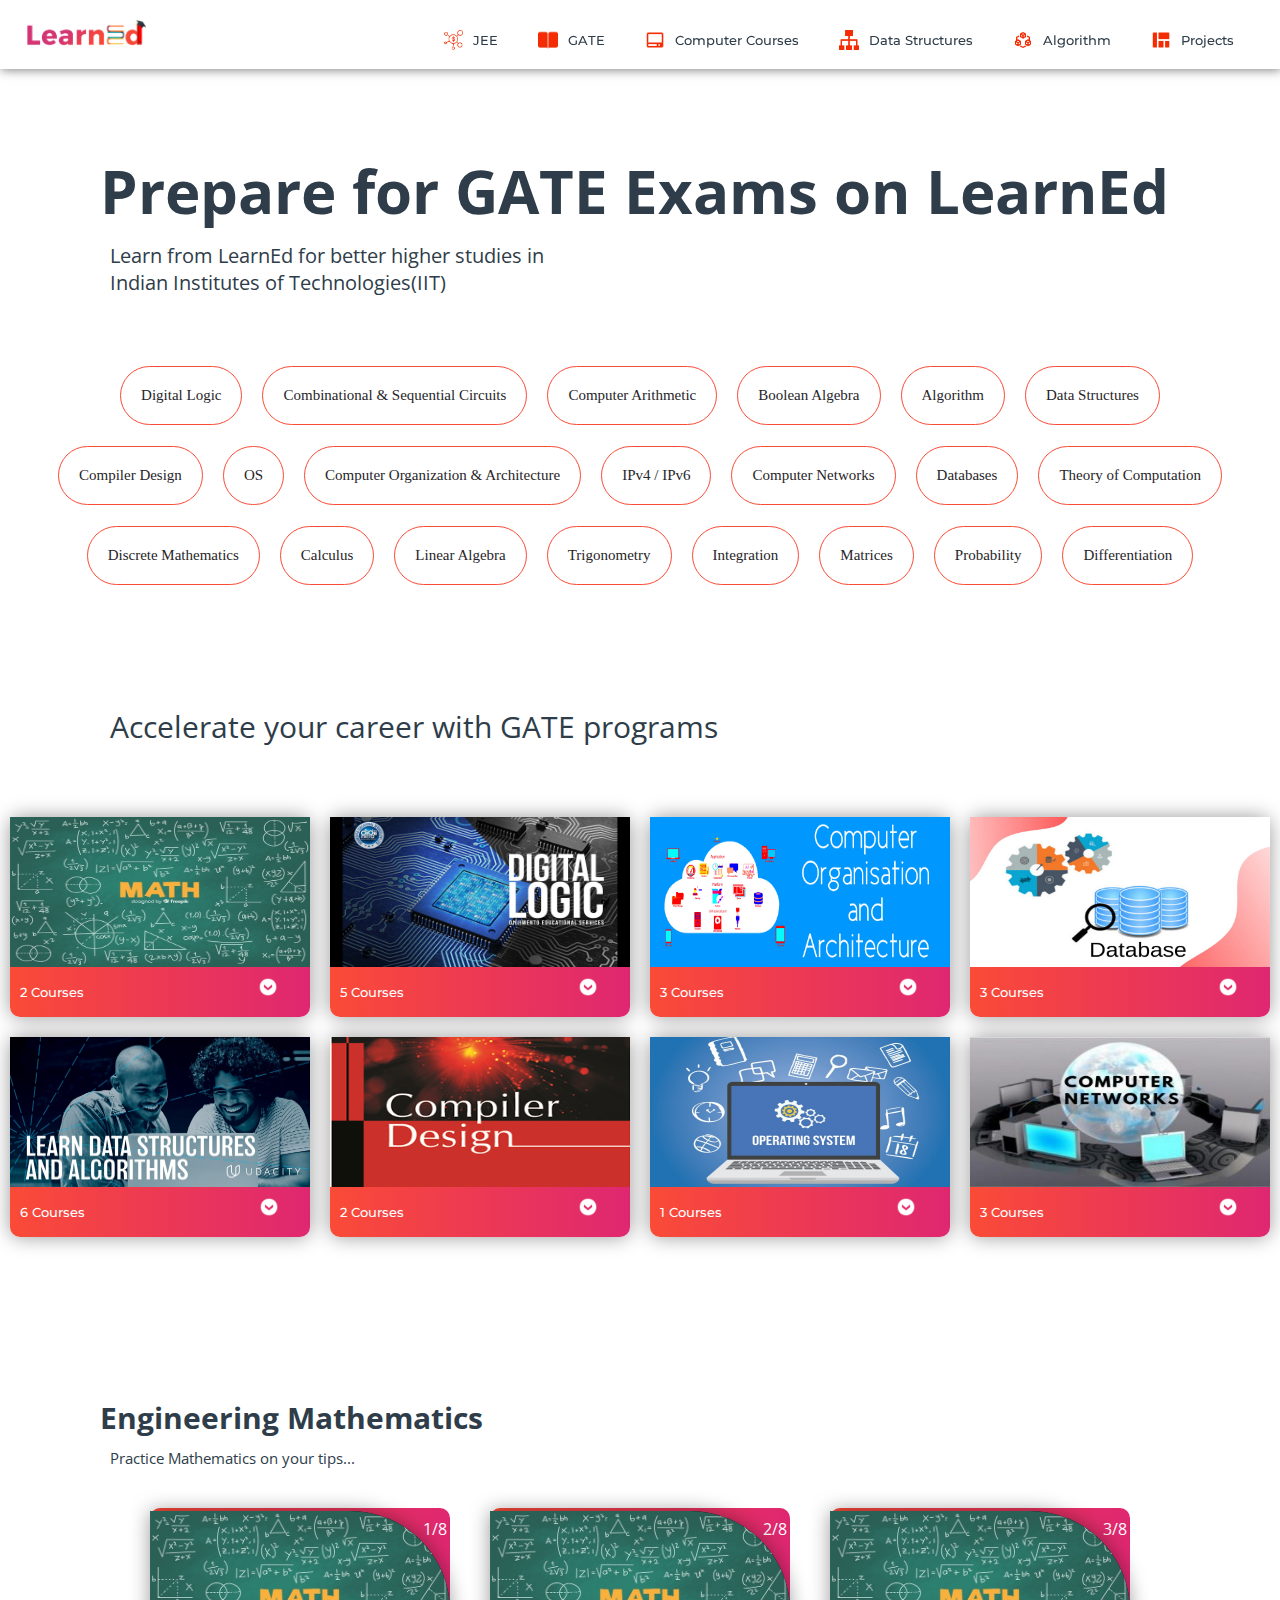
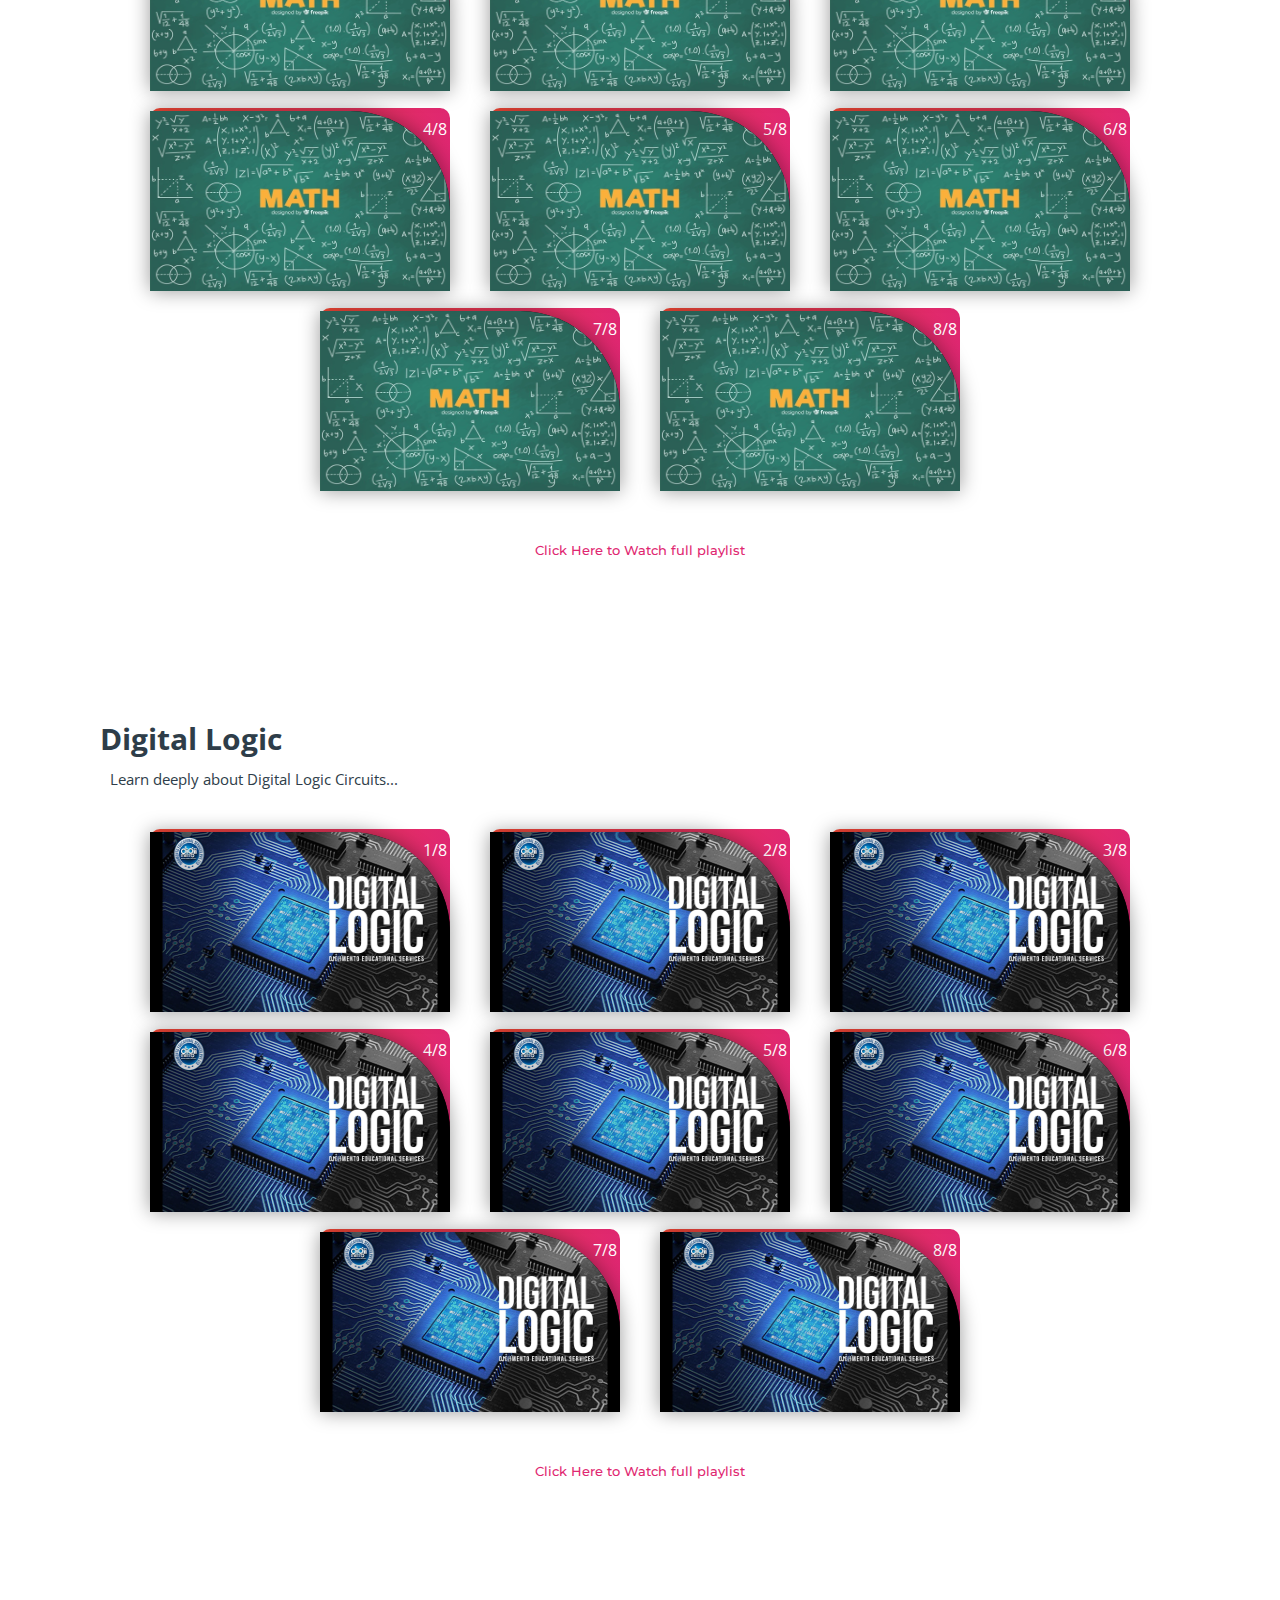
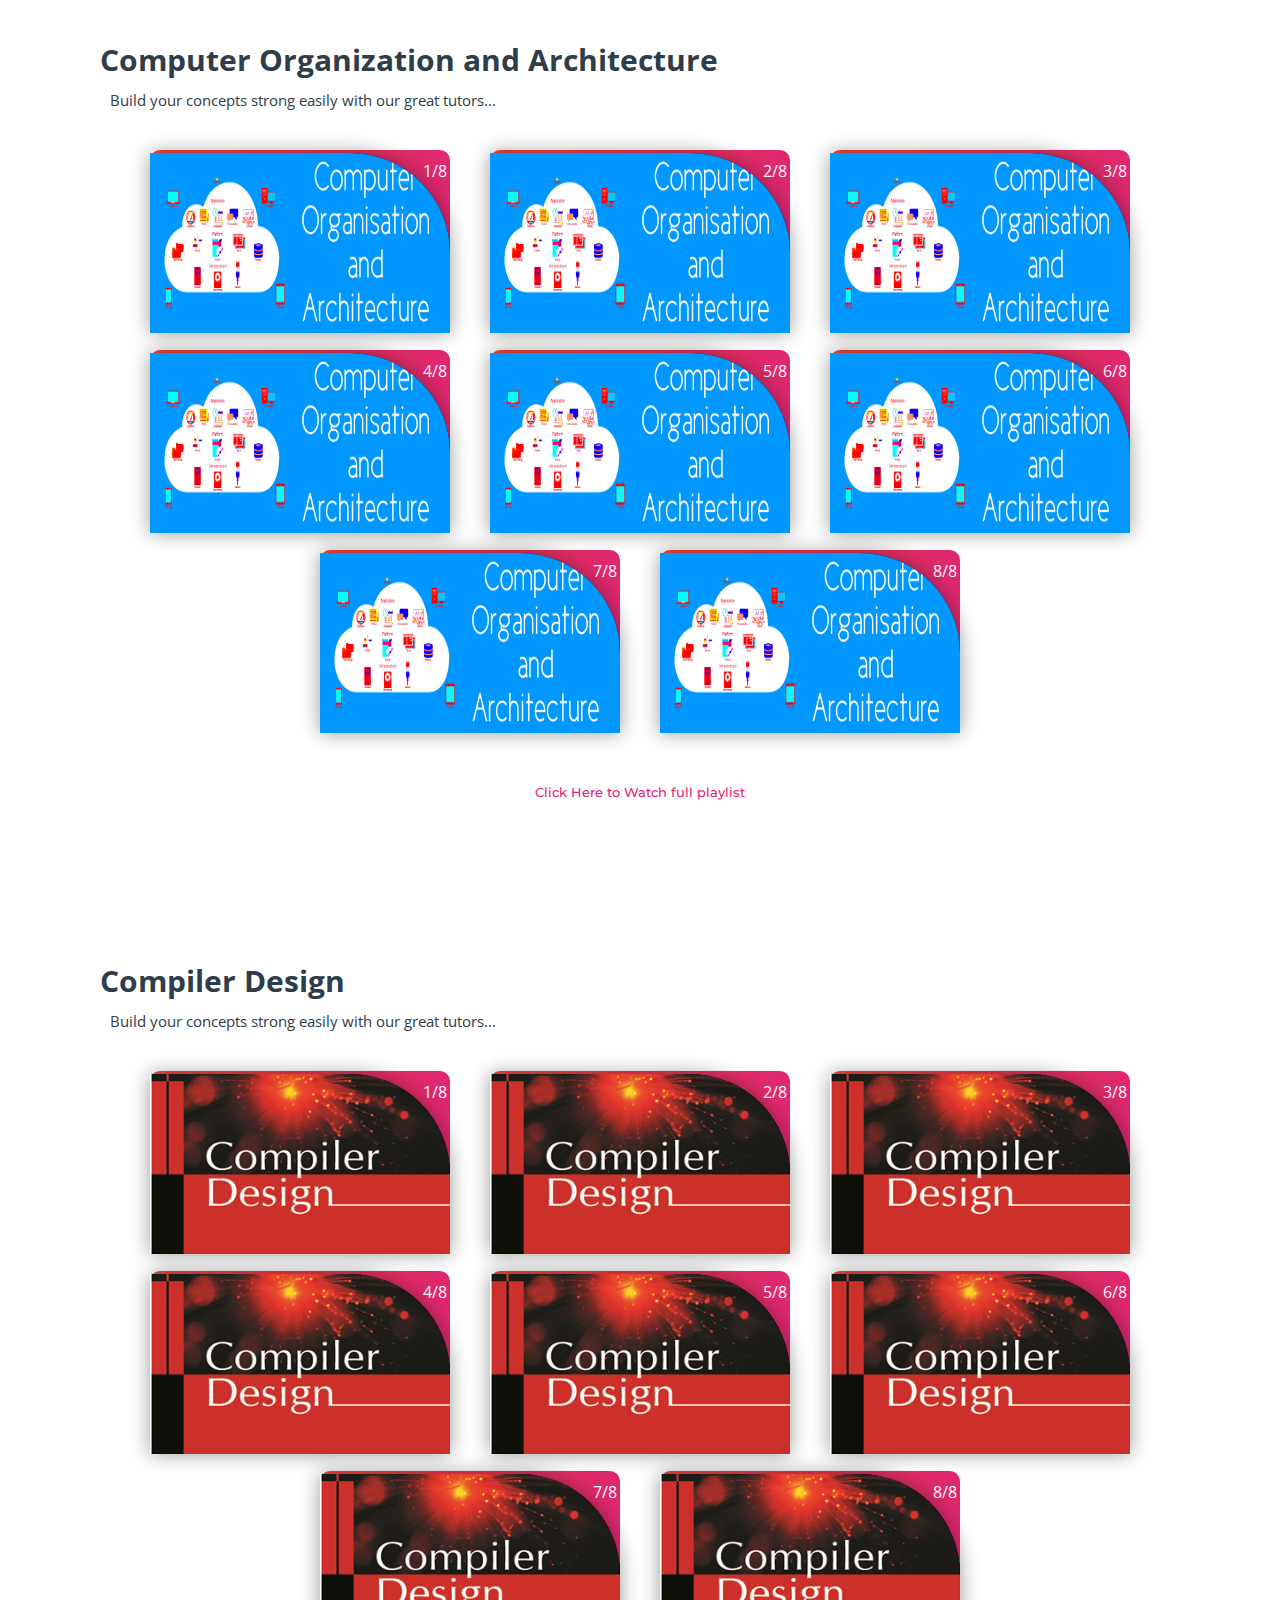
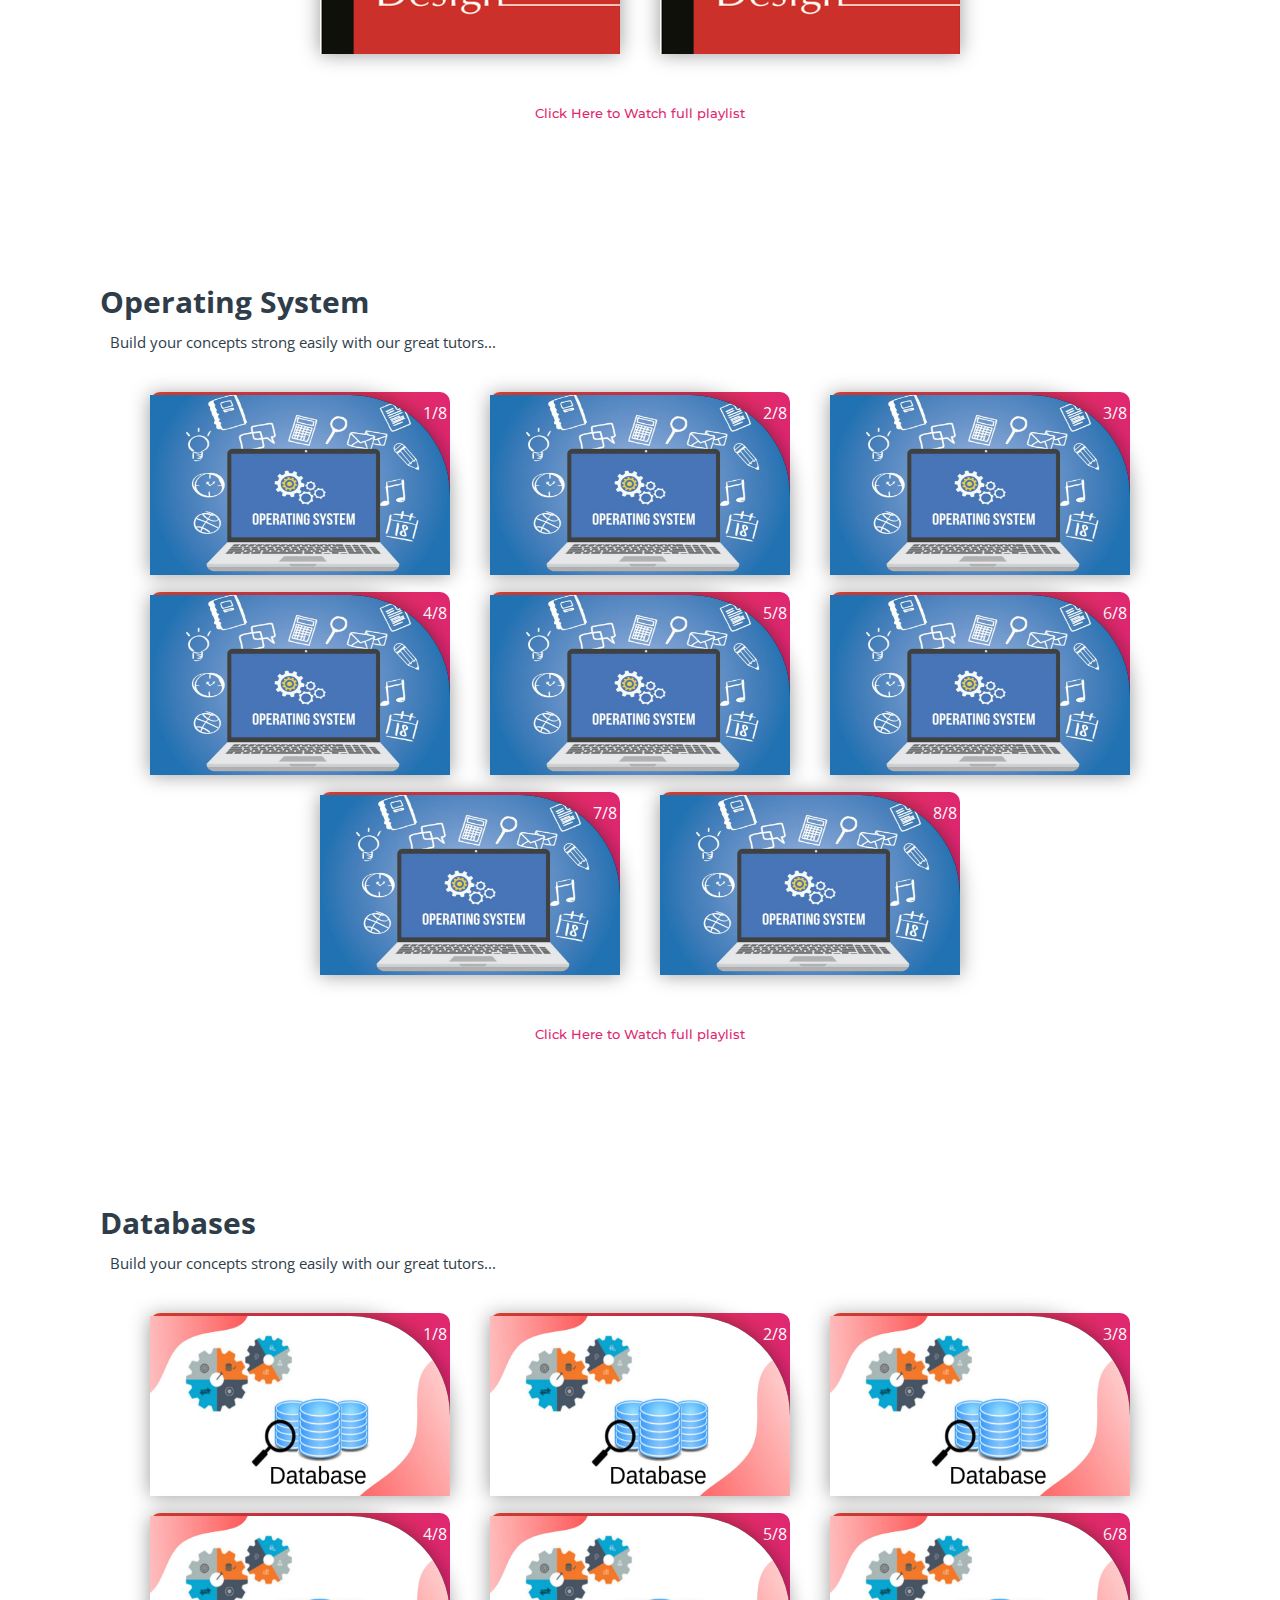
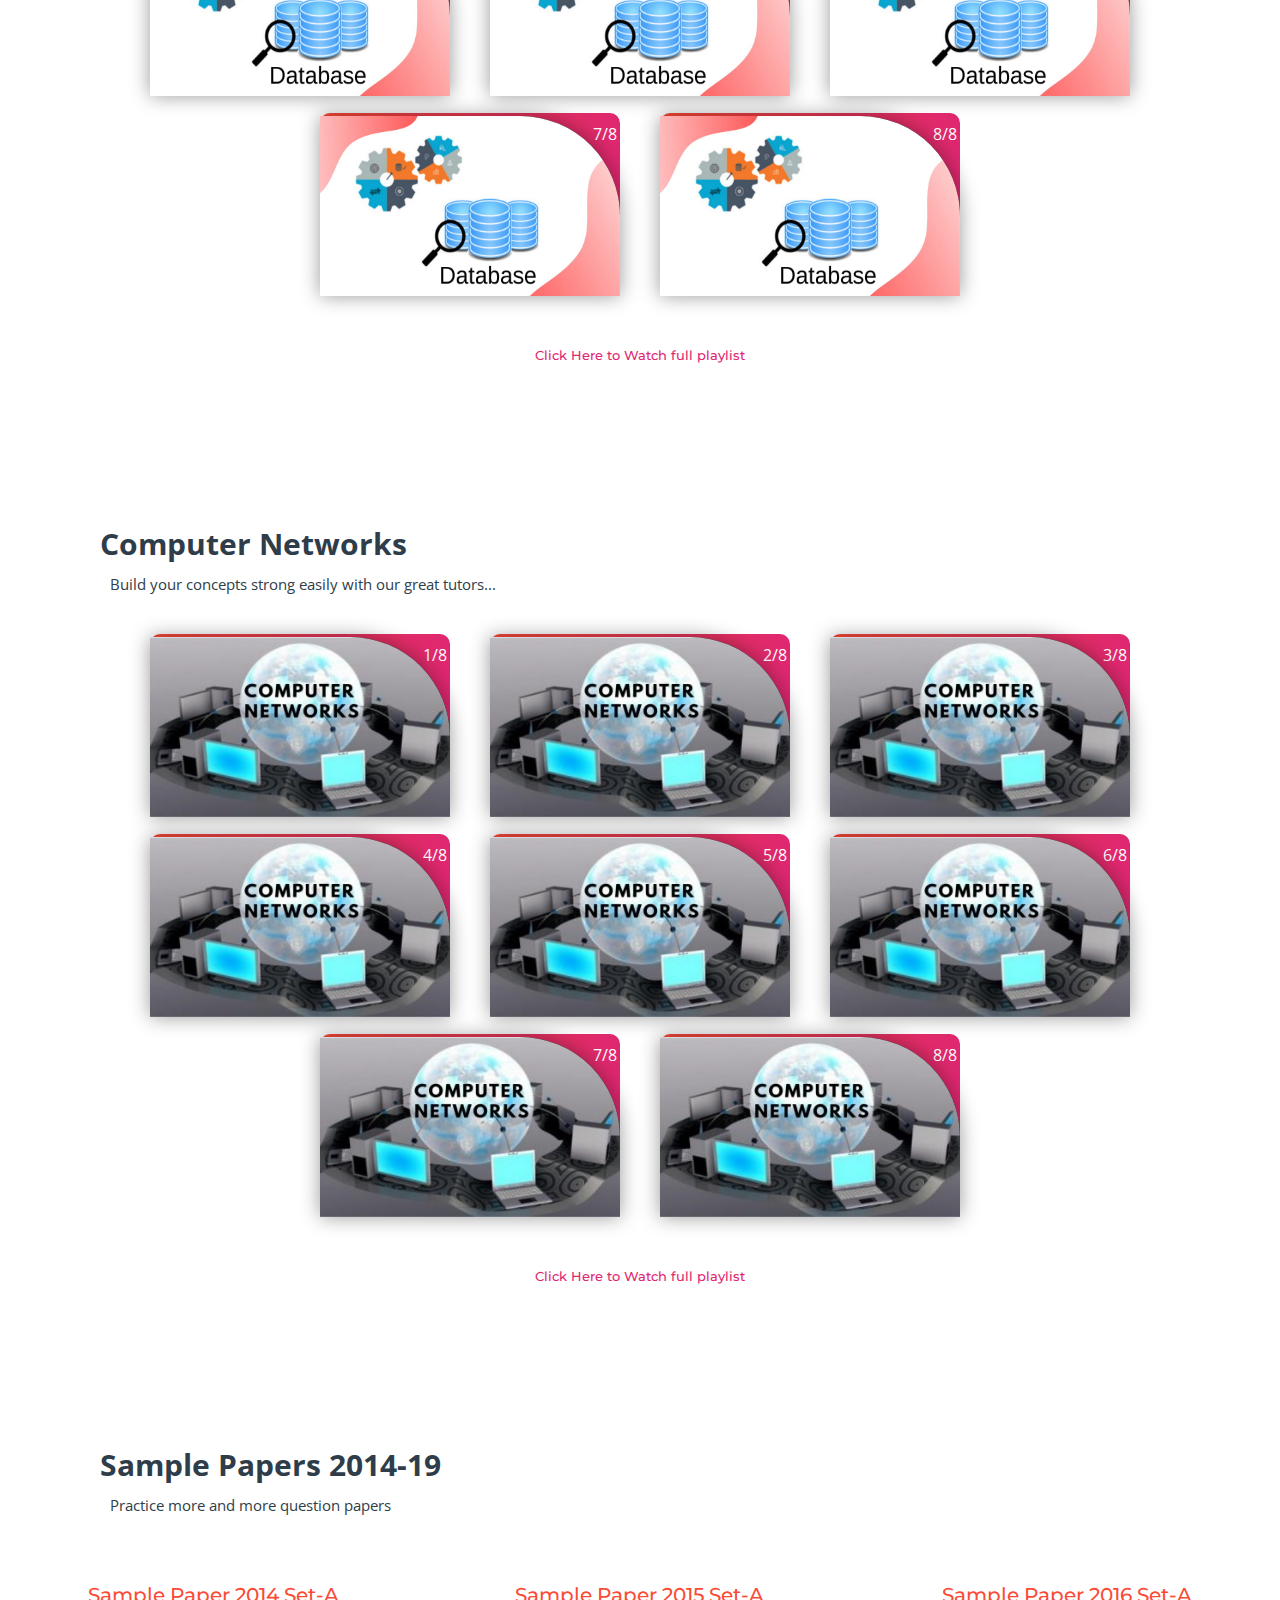
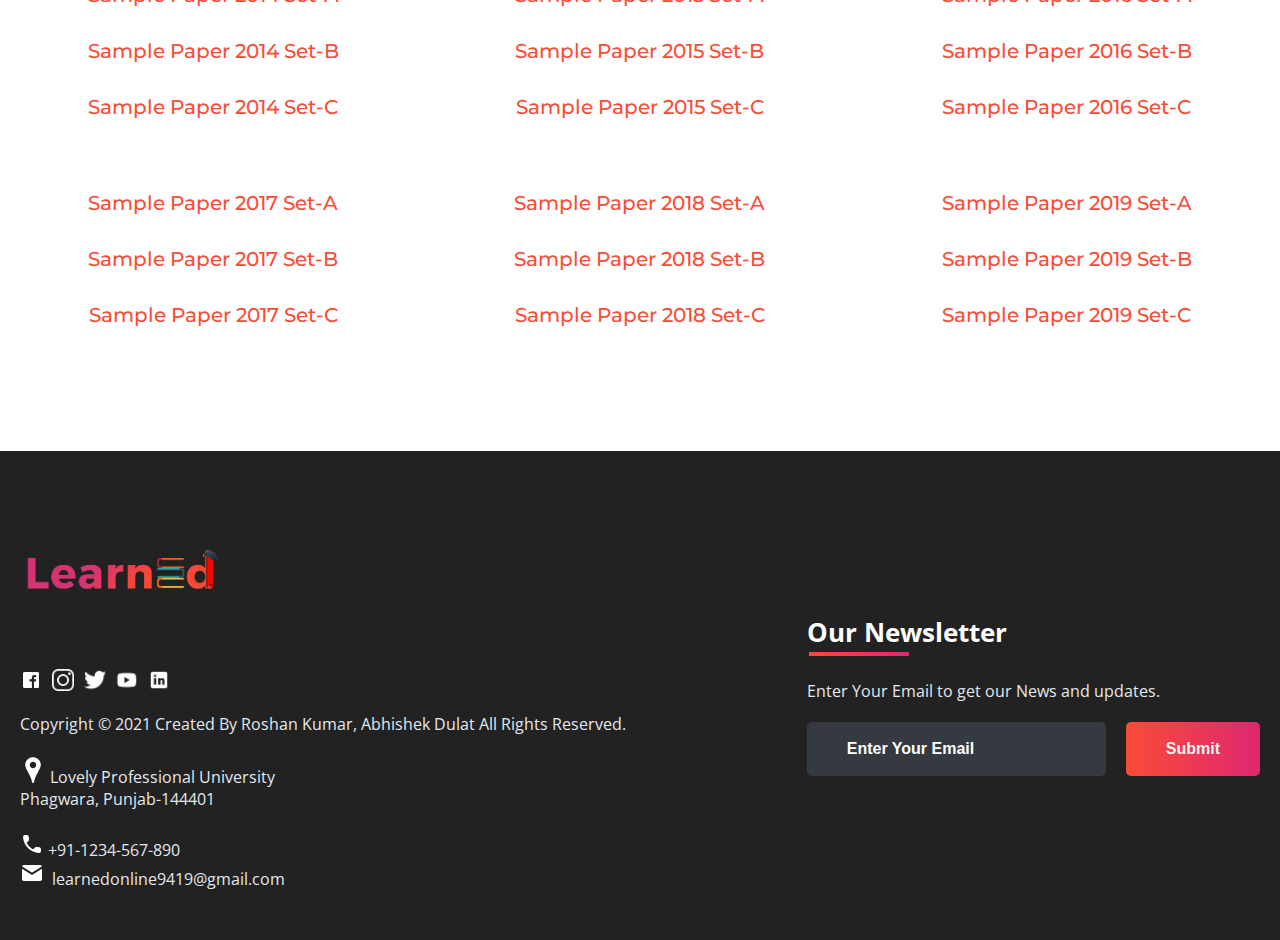
<file: subjects/gate.html>
<!DOCTYPE html>
<html>
<head>
	<link rel="shortcut icon" type="png" href="../images/icon/favicon.png">
	<title>Prepare for GATE on LearnEd</title>
	<link rel="stylesheet" type="text/css" href="subjects.css">
	<script type="text/javascript" src="../script.js"></script>
</head>
<body>

<!-- NAVIGATION -->
	<header>
		<div class="nav" id="nav">
			<div id="learned-logo">
			<a href="../index.html"><img src="../images/icon/logo.png" style="width: 120px;"></a></div>
			<div class="switch-tab" id="switch-tab" onclick="switchTAB()"><img src="../images/icon/menu.png"></div>
			<ul id="list-switch">
				<li><a href="jee.html"><img src="../images/courses/d1.png" class="icon">JEE</a></li>
				<li><a href="#"><img src="../images/courses/paper.png" class="icon">GATE</a></li>
				<li><a href="computer_courses.html"><img src="../images/courses/computer.png" class="icon">Computer Courses</a></li>
				<li><a href="computer_courses.html#data"><img src="../images/courses/data.png" class="icon">Data Structures</a></li>
				<li><a href="computer_courses.html#algo"><img src="../images/courses/algo.png" class="icon">Algorithm</a></li>
				<li><a href="computer_courses.html#projects"><img src="../images/courses/projects.png" class="icon">Projects</a></li>
			</ul>
			<div class="search" id="search-switch">
				<input type="text" placeholder="Search" class="srch"><button id="srchbtn"><img src="../images/icon/search.png"></button>
			</div>
		</div>
	</header>


<!-- Main Title of the Page -->
	<div class="title">
		<span>Prepare for GATE Exams on LearnEd</span>
		<div class="shortdesc">
			<p>Learn from LearnEd for better higher studies in<br> Indian Institutes of Technologies(IIT)</p>
		</div>
	</div>


<!-- Some KeyWords related to topic -->
	<div class="course">
		<div class="cbox">
		<div class="det"><a href="#digital">Digital Logic</a></div>
		<div class="det"><a href="https://en.wikipedia.org/wiki/Sequential_logic" target="_blank">Combinational & Sequential Circuits</a></div>
		<div class="det"><a href="https://en.wikipedia.org/wiki/ALU" target="_blank">Computer Arithmetic</a></div>
		<div class="det"><a href="https://en.wikipedia.org/wiki/Boolean_algebra" target="_blank">Boolean Algebra</a></div>
		<div class="det"><a href="computer_courses.html#algo">Algorithm</a></div>
		<div class="det"><a href="computer_courses.html#data">Data Structures</a></div>
		</div>
		<div class="cbox">
		<div class="det"><a href="#compiler">Compiler Design</a></div>
		<div class="det"><a href="#os">OS</a></div>
		<div class="det"><a href="#coaa">Computer Organization & Architecture</a></div>
		<div class="det"><a href="https://en.wikipedia.org/wiki/IPv4" target="_blank">IPv4 / IPv6</a></div>
		<div class="det"><a href="#cn">Computer Networks</a></div>
		<div class="det"><a href="#database">Databases</a></div>
		<div class="det"><a href="https://en.wikipedia.org/wiki/Theory_of_computation" target="_blank">Theory of Computation</a></div>
		</div>
		<div class="cbox">
		<div class="det"><a href="#math">Discrete Mathematics</a></div>
		<div class="det"><a href="#math">Calculus</a></div>
		<div class="det"><a href="#math">Linear Algebra</a></div>
		<div class="det"><a href="#math">Trigonometry</a></div>
		<div class="det"><a href="#math">Integration</a></div>
		<div class="det"><a href="#math">Matrices</a></div>
		<div class="det"><a href="#math">Probability</a></div>
		<div class="det"><a href="#math">Differentiation</a></div>
		</div>
	</div>


<!-- Courses Available -->
	<div class="inbt">
		Accelerate your career with GATE programs
	</div>

	<div class="ccard">
	<center>
		<div class="ccardbox">
			<div class="dcard">
				<div class="fpart"><img src="../images/courses/math.jpg"></div>
				<a href="#math"><div class="spart">2 Courses <img src="../images/icon/dropdown.png"></div></a>
			</div>
			<div class="dcard">
				<div class="fpart"><img src="../images/courses/digital.jpg"></div>
				<a href="#digital"><div class="spart">5 Courses <img src="../images/icon/dropdown.png"></div></a>
			</div>
			<div class="dcard">
				<div class="fpart"><img src="../images/courses/coaa.jpg"></div>
				<a href="#coaa"><div class="spart">3 Courses <img src="../images/icon/dropdown.png"></div></a>
			</div>
			<div class="dcard">
				<div class="fpart"><img src="../images/courses/database.jpg"></div>
				<a href="#database"><div class="spart">3 Courses <img src="../images/icon/dropdown.png"></div></a>
			</div>
			<div class="dcard">
				<div class="fpart"><img src="../images/courses/data-algo.jpg"></div>
				<a href="computer_courses.html#data"><div class="spart">6 Courses <img src="../images/icon/dropdown.png"></div></a>
			</div>
			<div class="dcard">
				<div class="fpart"><img src="../images/courses/compiler.jpg"></div>
				<a href="#compiler"><div class="spart">2 Courses <img src="../images/icon/dropdown.png"></div></a>
			</div>
			<div class="dcard">
				<div class="fpart"><img src="../images/courses/os.jpg"></div>
				<a href="#os"><div class="spart">1 Courses <img src="../images/icon/dropdown.png"></div></a>
			</div>
			<div class="dcard">
				<div class="fpart"><img src="../images/courses/cn.jpg"></div>
				<a href="#cn"><div class="spart">3 Courses <img src="../images/icon/dropdown.png"></div></a>
			</div>
		</div>
	</center>
	</div>


<!-- Videos on ENGINEERING MATHEMATICS Lectures -->

	<div class="title2" id="math">
		<span>Engineering Mathematics</span>
		<div class="shortdesc2">
			<p>Practice Mathematics on your tips...</p>
		</div>
	</div>
	
	<center>
		<div class="ccardbox2">
			<div class="dcard2"><span class="tag" >1/8</span>
				<div class="fpart2"><img src="../images/courses/math.jpg">
					<iframe src="https://www.youtube.com/embed/xxGyTHWrHZg" frameborder="0" allow="accelerometer; autoplay; encrypted-media; gyroscope; picture-in-picture" allowfullscreen></iframe>
				</div>
			</div>
			<div class="dcard2"><span class="tag" >2/8</span>
				<div class="fpart2"><img src="../images/courses/math.jpg">
					<iframe src="https://www.youtube.com/embed/xxGyTHWrHZg" frameborder="0" allow="accelerometer; autoplay; encrypted-media; gyroscope; picture-in-picture" allowfullscreen></iframe>
				</div>
			</div>
			<div class="dcard2"><span class="tag" >3/8</span>
				<div class="fpart2"><img src="../images/courses/math.jpg">
					<iframe src="https://www.youtube.com/embed/xxGyTHWrHZg" frameborder="0" allow="accelerometer; autoplay; encrypted-media; gyroscope; picture-in-picture" allowfullscreen></iframe>
				</div>
			</div>
			<div class="dcard2"><span class="tag" >4/8</span>
				<div class="fpart2"><img src="../images/courses/math.jpg">
					<iframe src="https://www.youtube.com/embed/xxGyTHWrHZg" frameborder="0" allow="accelerometer; autoplay; encrypted-media; gyroscope; picture-in-picture" allowfullscreen></iframe>
				</div>
			</div>
		
			<div class="dcard2"><span class="tag" >5/8</span>
				<div class="fpart2"><img src="../images/courses/math.jpg">
					<iframe src="https://www.youtube.com/embed/xxGyTHWrHZg" frameborder="0" allow="accelerometer; autoplay; encrypted-media; gyroscope; picture-in-picture" allowfullscreen></iframe>
				</div>
			</div>
			<div class="dcard2"><span class="tag" >6/8</span>
				<div class="fpart2"><img src="../images/courses/math.jpg">
					<iframe src="https://www.youtube.com/embed/xxGyTHWrHZg" frameborder="0" allow="accelerometer; autoplay; encrypted-media; gyroscope; picture-in-picture" allowfullscreen></iframe>
				</div>
			</div>
			<div class="dcard2"><span class="tag" >7/8</span>
				<div class="fpart2"><img src="../images/courses/math.jpg">
					<iframe src="https://www.youtube.com/embed/xxGyTHWrHZg" frameborder="0" allow="accelerometer; autoplay; encrypted-media; gyroscope; picture-in-picture" allowfullscreen></iframe>
				</div>
			</div>
			<div class="dcard2"><span class="tag" >8/8</span>
				<div class="fpart2"><img src="../images/courses/math.jpg">
					<iframe src="https://www.youtube.com/embed/xxGyTHWrHZg" frameborder="0" allow="accelerometer; autoplay; encrypted-media; gyroscope; picture-in-picture" allowfullscreen></iframe>
				</div>
			</div>
		</div>
	</center>
<br><br>
	<div class="click-me">
		<a href="https://www.youtube.com/watch?v=xxGyTHWrHZg" target="_blank">Click Here to Watch full playlist</a>
	</div>



<!-- Videos on DIGITAL LOGIC Lectures -->

	<div class="title2" id="digital">
		<span>Digital Logic</span>
		<div class="shortdesc2">
			<p>Learn deeply about Digital Logic Circuits...</p>
		</div>
	</div>
	<center>
		<div class="ccardbox2">
			<div class="dcard2"><span class="tag" >1/8</span>
				<div class="fpart2"><img src="../images/courses/digital.jpg">
					<iframe src="https://www.youtube.com/embed/-M7oIM8hKSU" frameborder="0" allow="accelerometer; autoplay; encrypted-media; gyroscope; picture-in-picture" allowfullscreen></iframe>
				</div>
			</div>
			<div class="dcard2"><span class="tag" >2/8</span>
				<div class="fpart2"><img src="../images/courses/digital.jpg">
					<iframe src="https://www.youtube.com/embed/-M7oIM8hKSU" frameborder="0" allow="accelerometer; autoplay; encrypted-media; gyroscope; picture-in-picture" allowfullscreen></iframe>
				</div>
			</div>
			<div class="dcard2"><span class="tag" >3/8</span>
				<div class="fpart2"><img src="../images/courses/digital.jpg">
					<iframe src="https://www.youtube.com/embed/-M7oIM8hKSU" frameborder="0" allow="accelerometer; autoplay; encrypted-media; gyroscope; picture-in-picture" allowfullscreen></iframe>
				</div>
			</div>
			<div class="dcard2"><span class="tag" >4/8</span>
				<div class="fpart2"><img src="../images/courses/digital.jpg">
					<iframe src="https://www.youtube.com/embed/-M7oIM8hKSU" frameborder="0" allow="accelerometer; autoplay; encrypted-media; gyroscope; picture-in-picture" allowfullscreen></iframe>
				</div>
			</div>
		
			<div class="dcard2"><span class="tag" >5/8</span>
				<div class="fpart2"><img src="../images/courses/digital.jpg">
					<iframe src="https://www.youtube.com/embed/-M7oIM8hKSU" frameborder="0" allow="accelerometer; autoplay; encrypted-media; gyroscope; picture-in-picture" allowfullscreen></iframe>
				</div>
			</div>
			<div class="dcard2"><span class="tag" >6/8</span>
				<div class="fpart2"><img src="../images/courses/digital.jpg">
					<iframe src="https://www.youtube.com/embed/-M7oIM8hKSU" frameborder="0" allow="accelerometer; autoplay; encrypted-media; gyroscope; picture-in-picture" allowfullscreen></iframe>
				</div>
			</div>
			<div class="dcard2"><span class="tag" >7/8</span>
				<div class="fpart2"><img src="../images/courses/digital.jpg">
					<iframe src="https://www.youtube.com/embed/-M7oIM8hKSU" frameborder="0" allow="accelerometer; autoplay; encrypted-media; gyroscope; picture-in-picture" allowfullscreen></iframe>
				</div>
			</div>
			<div class="dcard2"><span class="tag" >8/8</span>
				<div class="fpart2"><img src="../images/courses/digital.jpg">
					<iframe src="https://www.youtube.com/embed/-M7oIM8hKSU" frameborder="0" allow="accelerometer; autoplay; encrypted-media; gyroscope; picture-in-picture" allowfullscreen></iframe>
				</div>
			</div>
		</div>
	</center>
<br><br>
	<div class="click-me">
		<a href="https://youtu.be/-M7oIM8hKSU" target="_blank">Click Here to Watch full playlist</a>
	</div>



<!-- Videos on COMPUTER ORGANIZATION and ARCHITECTURE Lectures -->

	<div class="title2" id="coaa">
		<span>Computer Organization and Architecture</span>
		<div class="shortdesc2">
			<p>Build your concepts strong easily with our great tutors...</p>
		</div>
	</div>
	<center>
		<div class="ccardbox2">
			<div class="dcard2"><span class="tag" >1/8</span>
				<div class="fpart2"><img src="../images/courses/coaa.jpg">
					<iframe src="https://www.youtube.com/embed/q6oiRtKTpX4" frameborder="0" allow="accelerometer; autoplay; encrypted-media; gyroscope; picture-in-picture" allowfullscreen></iframe>
				</div>
			</div>
			<div class="dcard2"><span class="tag" >2/8</span>
				<div class="fpart2"><img src="../images/courses/coaa.jpg">
					<iframe src="https://www.youtube.com/embed/q6oiRtKTpX4" frameborder="0" allow="accelerometer; autoplay; encrypted-media; gyroscope; picture-in-picture" allowfullscreen></iframe>
				</div>
			</div>
			<div class="dcard2"><span class="tag" >3/8</span>
				<div class="fpart2"><img src="../images/courses/coaa.jpg">
					<iframe src="https://www.youtube.com/embed/q6oiRtKTpX4" frameborder="0" allow="accelerometer; autoplay; encrypted-media; gyroscope; picture-in-picture" allowfullscreen></iframe>
				</div>
			</div>
			<div class="dcard2"><span class="tag" >4/8</span>
				<div class="fpart2"><img src="../images/courses/coaa.jpg">
					<iframe src="https://www.youtube.com/embed/q6oiRtKTpX4" frameborder="0" allow="accelerometer; autoplay; encrypted-media; gyroscope; picture-in-picture" allowfullscreen></iframe>
				</div>
			</div>
		
			<div class="dcard2"><span class="tag" >5/8</span>
				<div class="fpart2"><img src="../images/courses/coaa.jpg">
					<iframe src="https://www.youtube.com/embed/q6oiRtKTpX4" frameborder="0" allow="accelerometer; autoplay; encrypted-media; gyroscope; picture-in-picture" allowfullscreen></iframe>
				</div>
			</div>
			<div class="dcard2"><span class="tag" >6/8</span>
				<div class="fpart2"><img src="../images/courses/coaa.jpg">
					<iframe src="https://www.youtube.com/embed/q6oiRtKTpX4" frameborder="0" allow="accelerometer; autoplay; encrypted-media; gyroscope; picture-in-picture" allowfullscreen></iframe>
				</div>
			</div>
			<div class="dcard2"><span class="tag" >7/8</span>
				<div class="fpart2"><img src="../images/courses/coaa.jpg">
					<iframe src="https://www.youtube.com/embed/q6oiRtKTpX4" frameborder="0" allow="accelerometer; autoplay; encrypted-media; gyroscope; picture-in-picture" allowfullscreen></iframe>
				</div>
			</div>
			<div class="dcard2"><span class="tag" >8/8</span>
				<div class="fpart2"><img src="../images/courses/coaa.jpg">
					<iframe src="https://www.youtube.com/embed/q6oiRtKTpX4" frameborder="0" allow="accelerometer; autoplay; encrypted-media; gyroscope; picture-in-picture" allowfullscreen></iframe>
				</div>
			</div>
		</div>
	</center>
<br><br>
	<div class="click-me">
		<a href="https://youtu.be/q6oiRtKTpX4" target="_blank">Click Here to Watch full playlist</a>
	</div>



<!-- Videos on COMPILER Lectures -->

	<div class="title2" id="compiler">
		<span>Compiler Design</span>
		<div class="shortdesc2">
			<p>Build your concepts strong easily with our great tutors...</p>
		</div>
	</div>
	<center>
		<div class="ccardbox2">
			<div class="dcard2"><span class="tag" >1/8</span>
				<div class="fpart2"><img src="../images/courses/compiler.jpg">
					<iframe src="https://www.youtube.com/embed/yNZIhF6pxjM" frameborder="0" allow="accelerometer; autoplay; encrypted-media; gyroscope; picture-in-picture" allowfullscreen></iframe>
				</div>
			</div>
			<div class="dcard2"><span class="tag" >2/8</span>
				<div class="fpart2"><img src="../images/courses/compiler.jpg">
					<iframe src="https://www.youtube.com/embed/yNZIhF6pxjM" frameborder="0" allow="accelerometer; autoplay; encrypted-media; gyroscope; picture-in-picture" allowfullscreen></iframe>
				</div>
			</div>
			<div class="dcard2"><span class="tag" >3/8</span>
				<div class="fpart2"><img src="../images/courses/compiler.jpg">
					<iframe src="https://www.youtube.com/embed/yNZIhF6pxjM" frameborder="0" allow="accelerometer; autoplay; encrypted-media; gyroscope; picture-in-picture" allowfullscreen></iframe>
				</div>
			</div>
			<div class="dcard2"><span class="tag" >4/8</span>
				<div class="fpart2"><img src="../images/courses/compiler.jpg">
					<iframe src="https://www.youtube.com/embed/yNZIhF6pxjM" frameborder="0" allow="accelerometer; autoplay; encrypted-media; gyroscope; picture-in-picture" allowfullscreen></iframe>
				</div>
			</div>
		
			<div class="dcard2"><span class="tag" >5/8</span>
				<div class="fpart2"><img src="../images/courses/compiler.jpg">
					<iframe src="https://www.youtube.com/embed/yNZIhF6pxjM" frameborder="0" allow="accelerometer; autoplay; encrypted-media; gyroscope; picture-in-picture" allowfullscreen></iframe>
				</div>
			</div>
			<div class="dcard2"><span class="tag" >6/8</span>
				<div class="fpart2"><img src="../images/courses/compiler.jpg">
					<iframe src="https://www.youtube.com/embed/yNZIhF6pxjM" frameborder="0" allow="accelerometer; autoplay; encrypted-media; gyroscope; picture-in-picture" allowfullscreen></iframe>
				</div>
			</div>
			<div class="dcard2"><span class="tag" >7/8</span>
				<div class="fpart2"><img src="../images/courses/compiler.jpg">
					<iframe src="https://www.youtube.com/embed/yNZIhF6pxjM" frameborder="0" allow="accelerometer; autoplay; encrypted-media; gyroscope; picture-in-picture" allowfullscreen></iframe>
				</div>
			</div>
			<div class="dcard2"><span class="tag" >8/8</span>
				<div class="fpart2"><img src="../images/courses/compiler.jpg">
					<iframe src="https://www.youtube.com/embed/yNZIhF6pxjM" frameborder="0" allow="accelerometer; autoplay; encrypted-media; gyroscope; picture-in-picture" allowfullscreen></iframe>
				</div>
			</div>
		</div>
	</center>
<br><br>
	<div class="click-me">
		<a href="https://youtu.be/yNZIhF6pxjM" target="_blank">Click Here to Watch full playlist</a>
	</div>



<!-- Videos on OPERATING SYSTEM Lectures -->


<div class="title2" id="os">
		<span>Operating System</span>
		<div class="shortdesc2">
			<p>Build your concepts strong easily with our great tutors...</p>
		</div>
	</div>
	<center>
		<div class="ccardbox2">
			<div class="dcard2"><span class="tag" >1/8</span>
				<div class="fpart2"><img src="../images/courses/os.jpg">
					<iframe src="https://www.youtube.com/embed/vBURTt97EkA" frameborder="0" allow="accelerometer; autoplay; encrypted-media; gyroscope; picture-in-picture" allowfullscreen></iframe>
				</div>
			</div>
			<div class="dcard2"><span class="tag" >2/8</span>
				<div class="fpart2"><img src="../images/courses/os.jpg">
					<iframe src="https://www.youtube.com/embed/vBURTt97EkA" frameborder="0" allow="accelerometer; autoplay; encrypted-media; gyroscope; picture-in-picture" allowfullscreen></iframe>
				</div>
			</div>
			<div class="dcard2"><span class="tag" >3/8</span>
				<div class="fpart2"><img src="../images/courses/os.jpg">
					<iframe src="https://www.youtube.com/embed/vBURTt97EkA" frameborder="0" allow="accelerometer; autoplay; encrypted-media; gyroscope; picture-in-picture" allowfullscreen></iframe>
				</div>
			</div>
			<div class="dcard2"><span class="tag" >4/8</span>
				<div class="fpart2"><img src="../images/courses/os.jpg">
					<iframe src="https://www.youtube.com/embed/vBURTt97EkA" frameborder="0" allow="accelerometer; autoplay; encrypted-media; gyroscope; picture-in-picture" allowfullscreen></iframe>
				</div>
			</div>
		
			<div class="dcard2"><span class="tag" >5/8</span>
				<div class="fpart2"><img src="../images/courses/os.jpg">
					<iframe src="https://www.youtube.com/embed/vBURTt97EkA" frameborder="0" allow="accelerometer; autoplay; encrypted-media; gyroscope; picture-in-picture" allowfullscreen></iframe>
				</div>
			</div>
			<div class="dcard2"><span class="tag" >6/8</span>
				<div class="fpart2"><img src="../images/courses/os.jpg">
					<iframe src="https://www.youtube.com/embed/vBURTt97EkA" frameborder="0" allow="accelerometer; autoplay; encrypted-media; gyroscope; picture-in-picture" allowfullscreen></iframe>
				</div>
			</div>
			<div class="dcard2"><span class="tag" >7/8</span>
				<div class="fpart2"><img src="../images/courses/os.jpg">
					<iframe src="https://www.youtube.com/embed/vBURTt97EkA" frameborder="0" allow="accelerometer; autoplay; encrypted-media; gyroscope; picture-in-picture" allowfullscreen></iframe>
				</div>
			</div>
			<div class="dcard2"><span class="tag" >8/8</span>
				<div class="fpart2"><img src="../images/courses/os.jpg">
					<iframe src="https://www.youtube.com/embed/vBURTt97EkA" frameborder="0" allow="accelerometer; autoplay; encrypted-media; gyroscope; picture-in-picture" allowfullscreen></iframe>
				</div>
			</div>
		</div>
	</center>

<br><br>
	<div class="click-me">
		<a href="https://youtu.be/vBURTt97EkA" target="_blank">Click Here to Watch full playlist</a>
	</div>


<!-- Videos on DATABASE Lectures -->

<div class="title2" id="database">
		<span>Databases</span>
		<div class="shortdesc2">
			<p>Build your concepts strong easily with our great tutors...</p>
		</div>
	</div>
	<center>
		<div class="ccardbox2">
			<div class="dcard2"><span class="tag" >1/8</span>
				<div class="fpart2"><img src="../images/courses/database.jpg">
					<iframe src="https://www.youtube.com/embed/wR0jg0eQsZA" frameborder="0" allow="accelerometer; autoplay; encrypted-media; gyroscope; picture-in-picture" allowfullscreen></iframe>
				</div>
			</div>
			<div class="dcard2"><span class="tag" >2/8</span>
				<div class="fpart2"><img src="../images/courses/database.jpg">
					<iframe src="https://www.youtube.com/embed/wR0jg0eQsZA" frameborder="0" allow="accelerometer; autoplay; encrypted-media; gyroscope; picture-in-picture" allowfullscreen></iframe>
				</div>
			</div>
			<div class="dcard2"><span class="tag" >3/8</span>
				<div class="fpart2"><img src="../images/courses/database.jpg">
					<iframe src="https://www.youtube.com/embed/wR0jg0eQsZA" frameborder="0" allow="accelerometer; autoplay; encrypted-media; gyroscope; picture-in-picture" allowfullscreen></iframe>
				</div>
			</div>
			<div class="dcard2"><span class="tag" >4/8</span>
				<div class="fpart2"><img src="../images/courses/database.jpg">
					<iframe src="https://www.youtube.com/embed/wR0jg0eQsZA" frameborder="0" allow="accelerometer; autoplay; encrypted-media; gyroscope; picture-in-picture" allowfullscreen></iframe>
				</div>
			</div>
		
			<div class="dcard2"><span class="tag" >5/8</span>
				<div class="fpart2"><img src="../images/courses/database.jpg">
					<iframe src="https://www.youtube.com/embed/wR0jg0eQsZA" frameborder="0" allow="accelerometer; autoplay; encrypted-media; gyroscope; picture-in-picture" allowfullscreen></iframe>
				</div>
			</div>
			<div class="dcard2"><span class="tag" >6/8</span>
				<div class="fpart2"><img src="../images/courses/database.jpg">
					<iframe src="https://www.youtube.com/embed/wR0jg0eQsZA" frameborder="0" allow="accelerometer; autoplay; encrypted-media; gyroscope; picture-in-picture" allowfullscreen></iframe>
				</div>
			</div>
			<div class="dcard2"><span class="tag" >7/8</span>
				<div class="fpart2"><img src="../images/courses/database.jpg">
					<iframe src="https://www.youtube.com/embed/wR0jg0eQsZA" frameborder="0" allow="accelerometer; autoplay; encrypted-media; gyroscope; picture-in-picture" allowfullscreen></iframe>
				</div>
			</div>
			<div class="dcard2"><span class="tag" >8/8</span>
				<div class="fpart2"><img src="../images/courses/database.jpg">
					<iframe src="https://www.youtube.com/embed/wR0jg0eQsZA" frameborder="0" allow="accelerometer; autoplay; encrypted-media; gyroscope; picture-in-picture" allowfullscreen></iframe>
				</div>
			</div>
		</div>
	</center>
<br><br>
	<div class="click-me">
		<a href="https://youtu.be/wR0jg0eQsZA" target="_blank">Click Here to Watch full playlist</a>
	</div>



<!-- Videos on COMPUTER NETWORKS Lectures -->

<div class="title2" id="cn">
		<span>Computer Networks</span>
		<div class="shortdesc2">
			<p>Build your concepts strong easily with our great tutors...</p>
		</div>
	</div>
	<center>
		<div class="ccardbox2">
			<div class="dcard2"><span class="tag" >1/8</span>
				<div class="fpart2"><img src="../images/courses/cn.jpg">
					<iframe src="https://www.youtube.com/embed/qiQR5rTSshw" frameborder="0" allow="accelerometer; autoplay; encrypted-media; gyroscope; picture-in-picture" allowfullscreen></iframe>
				</div>
			</div>
			<div class="dcard2"><span class="tag" >2/8</span>
				<div class="fpart2"><img src="../images/courses/cn.jpg">
					<iframe src="https://www.youtube.com/embed/qiQR5rTSshw" frameborder="0" allow="accelerometer; autoplay; encrypted-media; gyroscope; picture-in-picture" allowfullscreen></iframe>
				</div>
			</div>
			<div class="dcard2"><span class="tag" >3/8</span>
				<div class="fpart2"><img src="../images/courses/cn.jpg">
					<iframe src="https://www.youtube.com/embed/qiQR5rTSshw" frameborder="0" allow="accelerometer; autoplay; encrypted-media; gyroscope; picture-in-picture" allowfullscreen></iframe>
				</div>
			</div>
			<div class="dcard2"><span class="tag" >4/8</span>
				<div class="fpart2"><img src="../images/courses/cn.jpg">
					<iframe src="https://www.youtube.com/embed/qiQR5rTSshw" frameborder="0" allow="accelerometer; autoplay; encrypted-media; gyroscope; picture-in-picture" allowfullscreen></iframe>
				</div>
			</div>
		
			<div class="dcard2"><span class="tag" >5/8</span>
				<div class="fpart2"><img src="../images/courses/cn.jpg">
					<iframe src="https://www.youtube.com/embed/qiQR5rTSshw" frameborder="0" allow="accelerometer; autoplay; encrypted-media; gyroscope; picture-in-picture" allowfullscreen></iframe>
				</div>
			</div>
			<div class="dcard2"><span class="tag" >6/8</span>
				<div class="fpart2"><img src="../images/courses/cn.jpg">
					<iframe src="https://www.youtube.com/embed/qiQR5rTSshw" frameborder="0" allow="accelerometer; autoplay; encrypted-media; gyroscope; picture-in-picture" allowfullscreen></iframe>
				</div>
			</div>
			<div class="dcard2"><span class="tag" >7/8</span>
				<div class="fpart2"><img src="../images/courses/cn.jpg">
					<iframe src="https://www.youtube.com/embed/qiQR5rTSshw" frameborder="0" allow="accelerometer; autoplay; encrypted-media; gyroscope; picture-in-picture" allowfullscreen></iframe>
				</div>
			</div>
			<div class="dcard2"><span class="tag" >8/8</span>
				<div class="fpart2"><img src="../images/courses/cn.jpg">
					<iframe src="https://www.youtube.com/embed/qiQR5rTSshw" frameborder="0" allow="accelerometer; autoplay; encrypted-media; gyroscope; picture-in-picture" allowfullscreen></iframe>
				</div>
			</div>
		</div>
	</center>

<br><br>
	<div class="click-me">
		<a href="https://youtu.be/qiQR5rTSshw" target="_blank">Click Here to Watch full playlist</a>
	</div>

	

<!-- Links for SAMPLE PAPERS of JEE MAINS & ADVANCED -->

	<div class="title2" id="sample_papers">
		<span>Sample Papers 2014-19</span>
		<div class="shortdesc2">
			<p>Practice more and more question papers</p>
		</div>
	</div>

	<div class="sample">
		<ul>
			<li><a href="../samplePapers/p1.pdf" target="_blank">Sample Paper 2014 Set-A</a></li>
			<li><a href="../samplePapers/p1.pdf" target="_blank">Sample Paper 2014 Set-B</a></li>
			<li><a href="../samplePapers/p1.pdf" target="_blank">Sample Paper 2014 Set-C</a></li>
		</ul>
		<ul>
			<li><a href="../samplePapers/p1.pdf" target="_blank">Sample Paper 2015 Set-A</a></li>
			<li><a href="../samplePapers/p1.pdf" target="_blank">Sample Paper 2015 Set-B</a></li>
			<li><a href="../samplePapers/p1.pdf" target="_blank">Sample Paper 2015 Set-C</a></li>
		</ul>
		<ul>
			<li><a href="../samplePapers/p1.pdf" target="_blank">Sample Paper 2016 Set-A</a></li>
			<li><a href="../samplePapers/p1.pdf" target="_blank">Sample Paper 2016 Set-B</a></li>
			<li><a href="../samplePapers/p1.pdf" target="_blank">Sample Paper 2016 Set-C</a></li>
		</ul>
	</div>
	<div class="sample lastSample">
		<ul>
			<li><a href="../samplePapers/p1.pdf" target="_blank">Sample Paper 2017 Set-A</a></li>
			<li><a href="../samplePapers/p1.pdf" target="_blank">Sample Paper 2017 Set-B</a></li>
			<li><a href="../samplePapers/p1.pdf" target="_blank">Sample Paper 2017 Set-C</a></li>
		</ul>
		<ul>
			<li><a href="../samplePapers/p1.pdf" target="_blank">Sample Paper 2018 Set-A</a></li>
			<li><a href="../samplePapers/p1.pdf" target="_blank">Sample Paper 2018 Set-B</a></li>
			<li><a href="../samplePapers/p1.pdf" target="_blank">Sample Paper 2018 Set-C</a></li>
		</ul>
		<ul>
			<li><a href="../samplePapers/p1.pdf" target="_blank">Sample Paper 2019 Set-A</a></li>
			<li><a href="../samplePapers/p1.pdf" target="_blank">Sample Paper 2019 Set-B</a></li>
			<li><a href="../samplePapers/p1.pdf" target="_blank">Sample Paper 2019 Set-C</a></li>
		</ul>
	</div>


<!-- FOOTER -->
<footer>
	<div class="footer-container">
		<div class="left-col">
			<img src="../images/icon/logo - Copy.png" style="width: 200px;">
			<div class="logo"></div>
			<div class="social-media">
				<a href="#"><img src="../images/icon\fb.png"></a>
				<a href="#"><img src="../images/icon\insta.png"></a>
				<a href="#"><img src="../images/icon\tt.png"></a>
				<a href="#"><img src="../images/icon\ytube.png"></a>
				<a href="#"><img src="../images/icon\linkedin.png"></a>
			</div><br><br>
			<p class="rights-text">Copyright © 2021 Created By Roshan Kumar, Abhishek Dulat All Rights Reserved.</p>
			<br><p><img src="../images/icon/location.png"> Lovely Professional University<br>Phagwara, Punjab-144401</p><br>
			<p><img src="../images/icon/phone.png"> +91-1234-567-890<br><img src="../images/icon/mail.png">&nbsp; learnedonline9419@gmail.com</p>
		</div>
		<div class="right-col">
			<h1 style="color: #fff">Our Newsletter</h1>
			<div class="border"></div><br>
			<p>Enter Your Email to get our News and updates.</p>
			<form class="newsletter-form">
				<input class="txtb" type="email" placeholder="Enter Your Email">
				<input class="btn" type="submit" value="Submit">
			</form>
		</div>
	</div>
</footer>

</body>
</html>
</file>
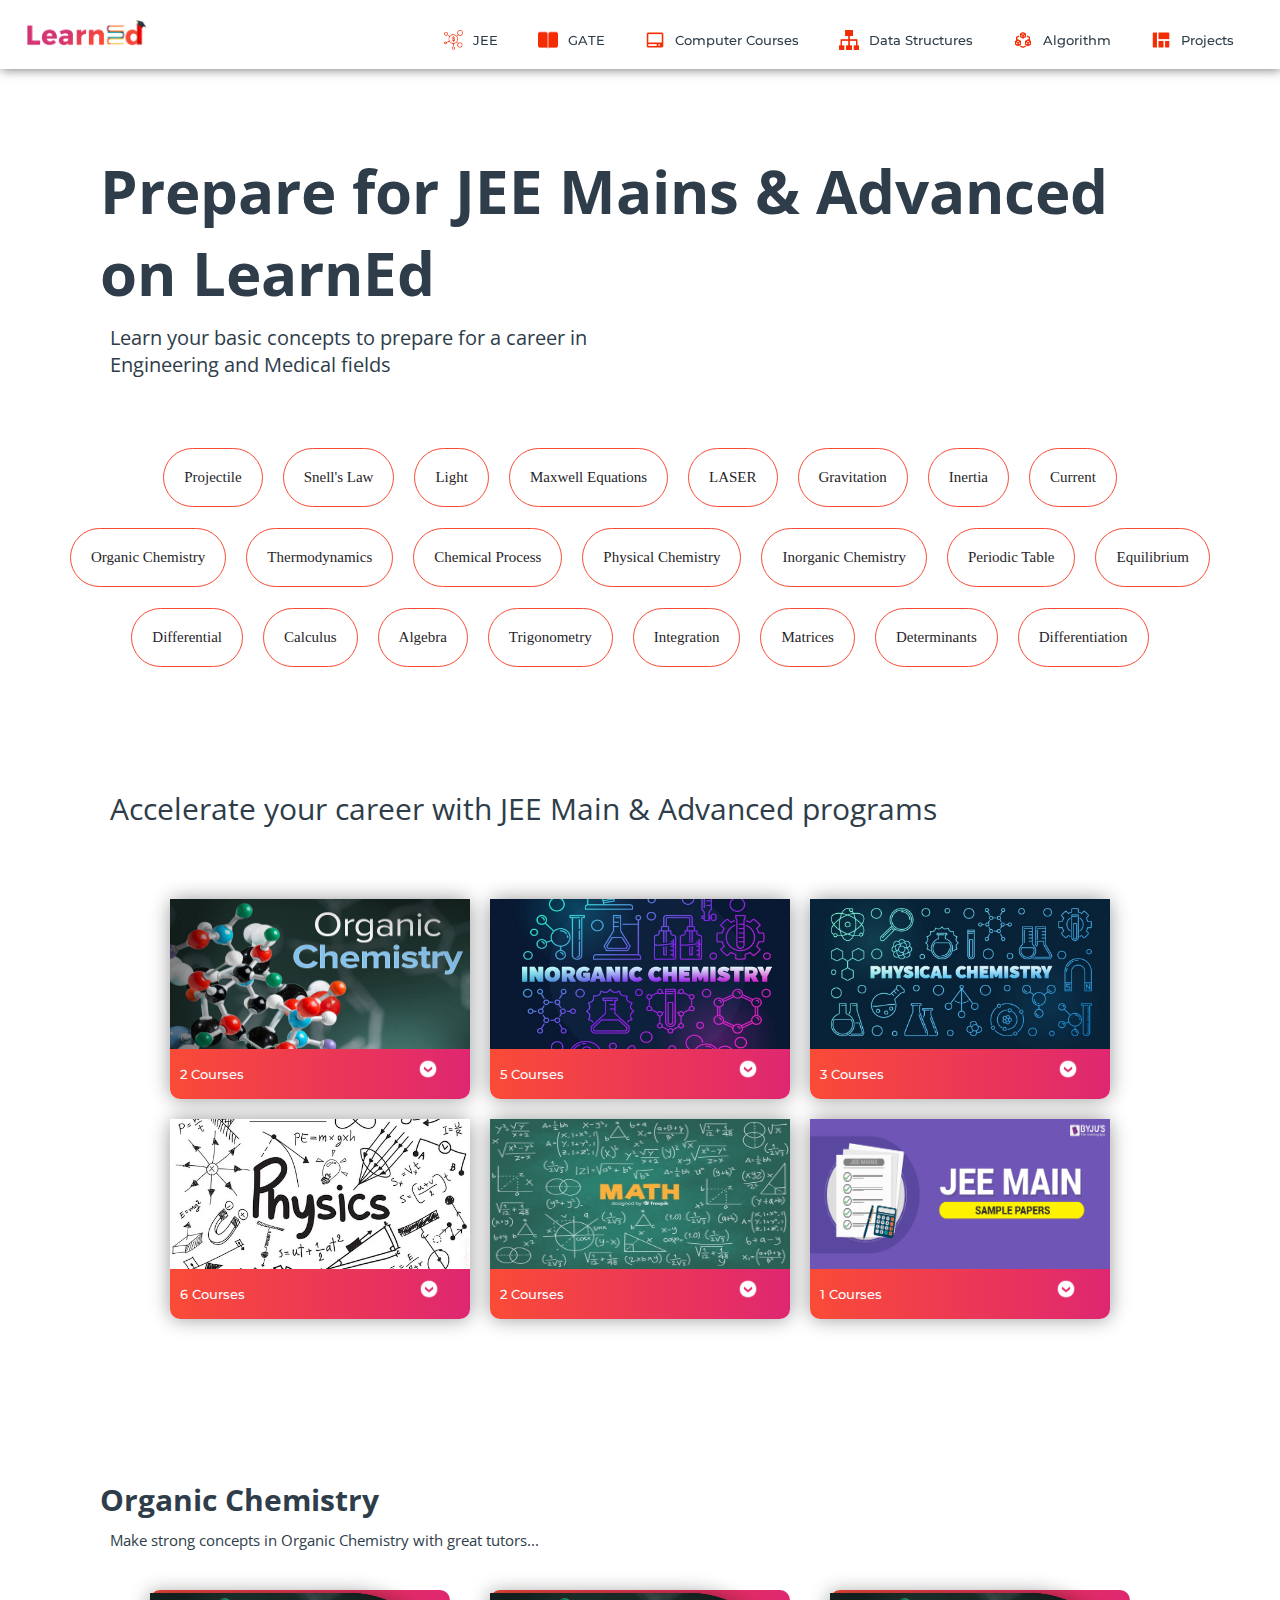
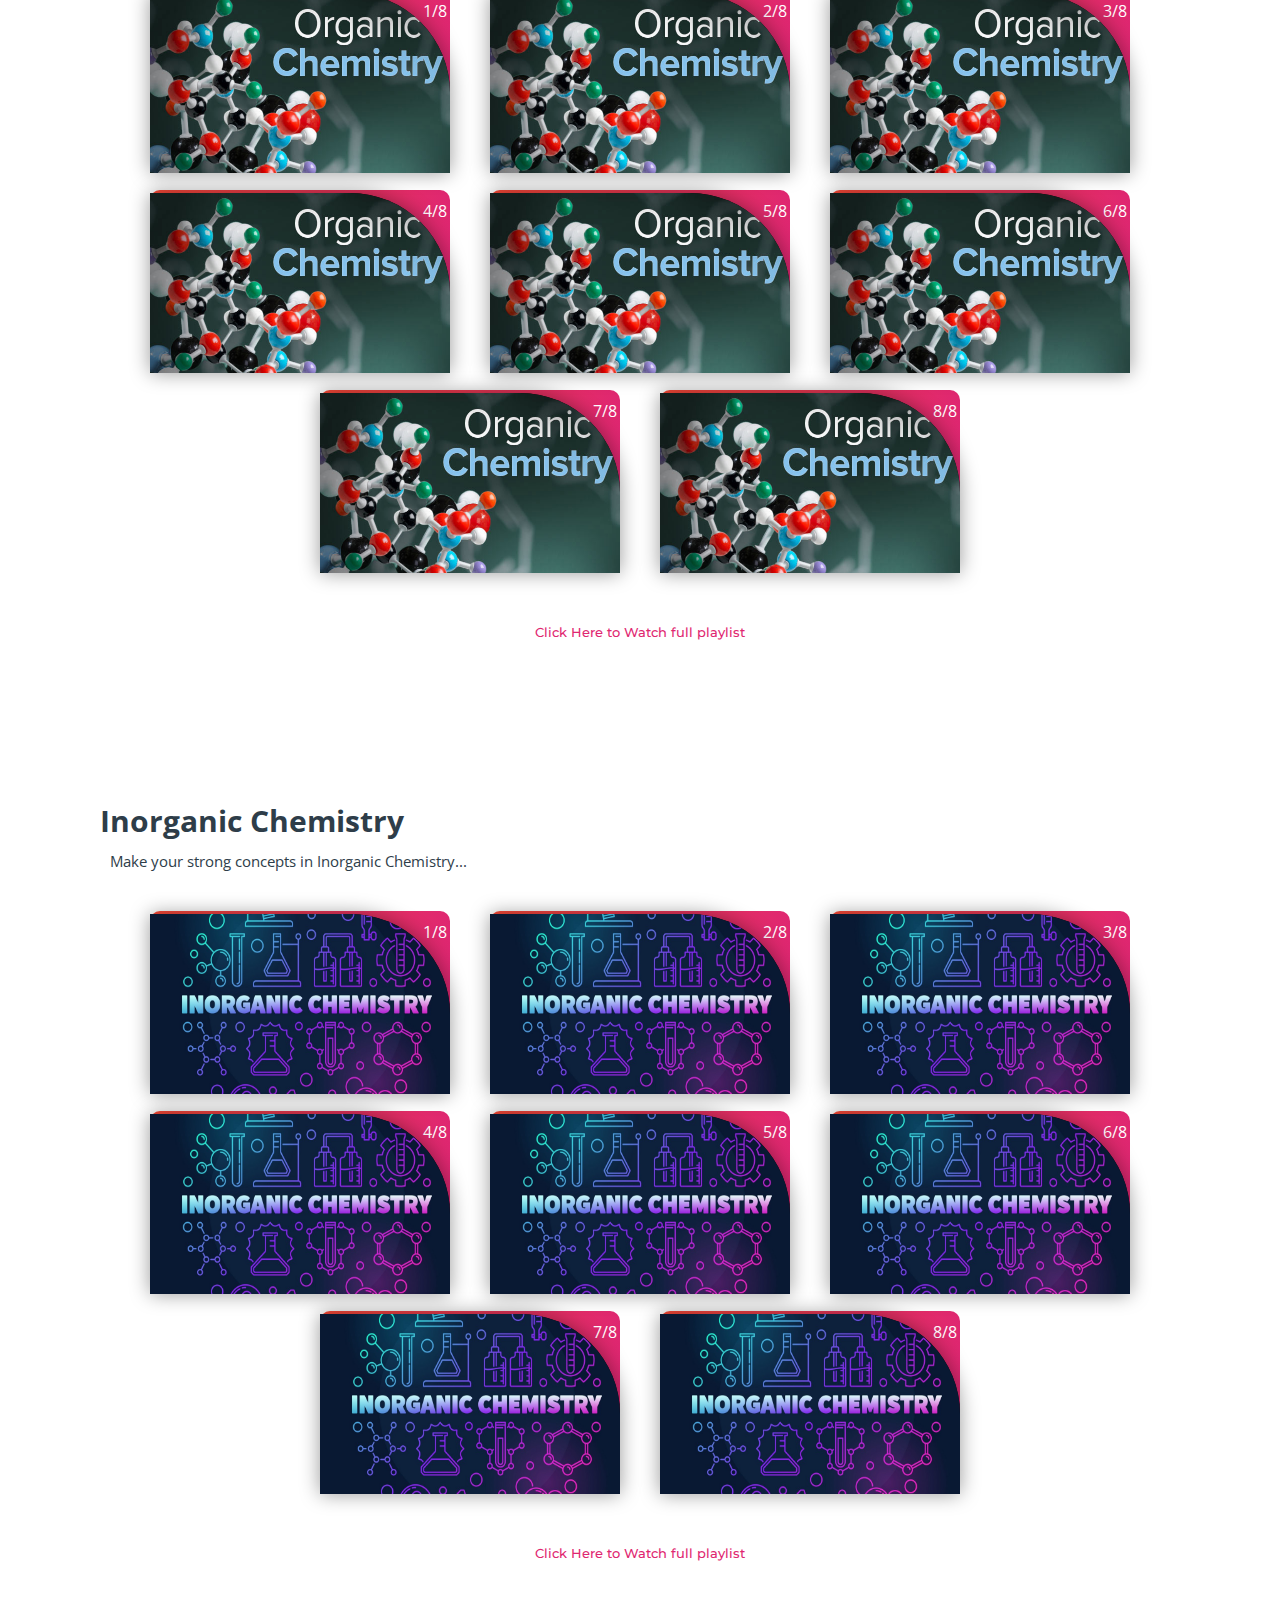
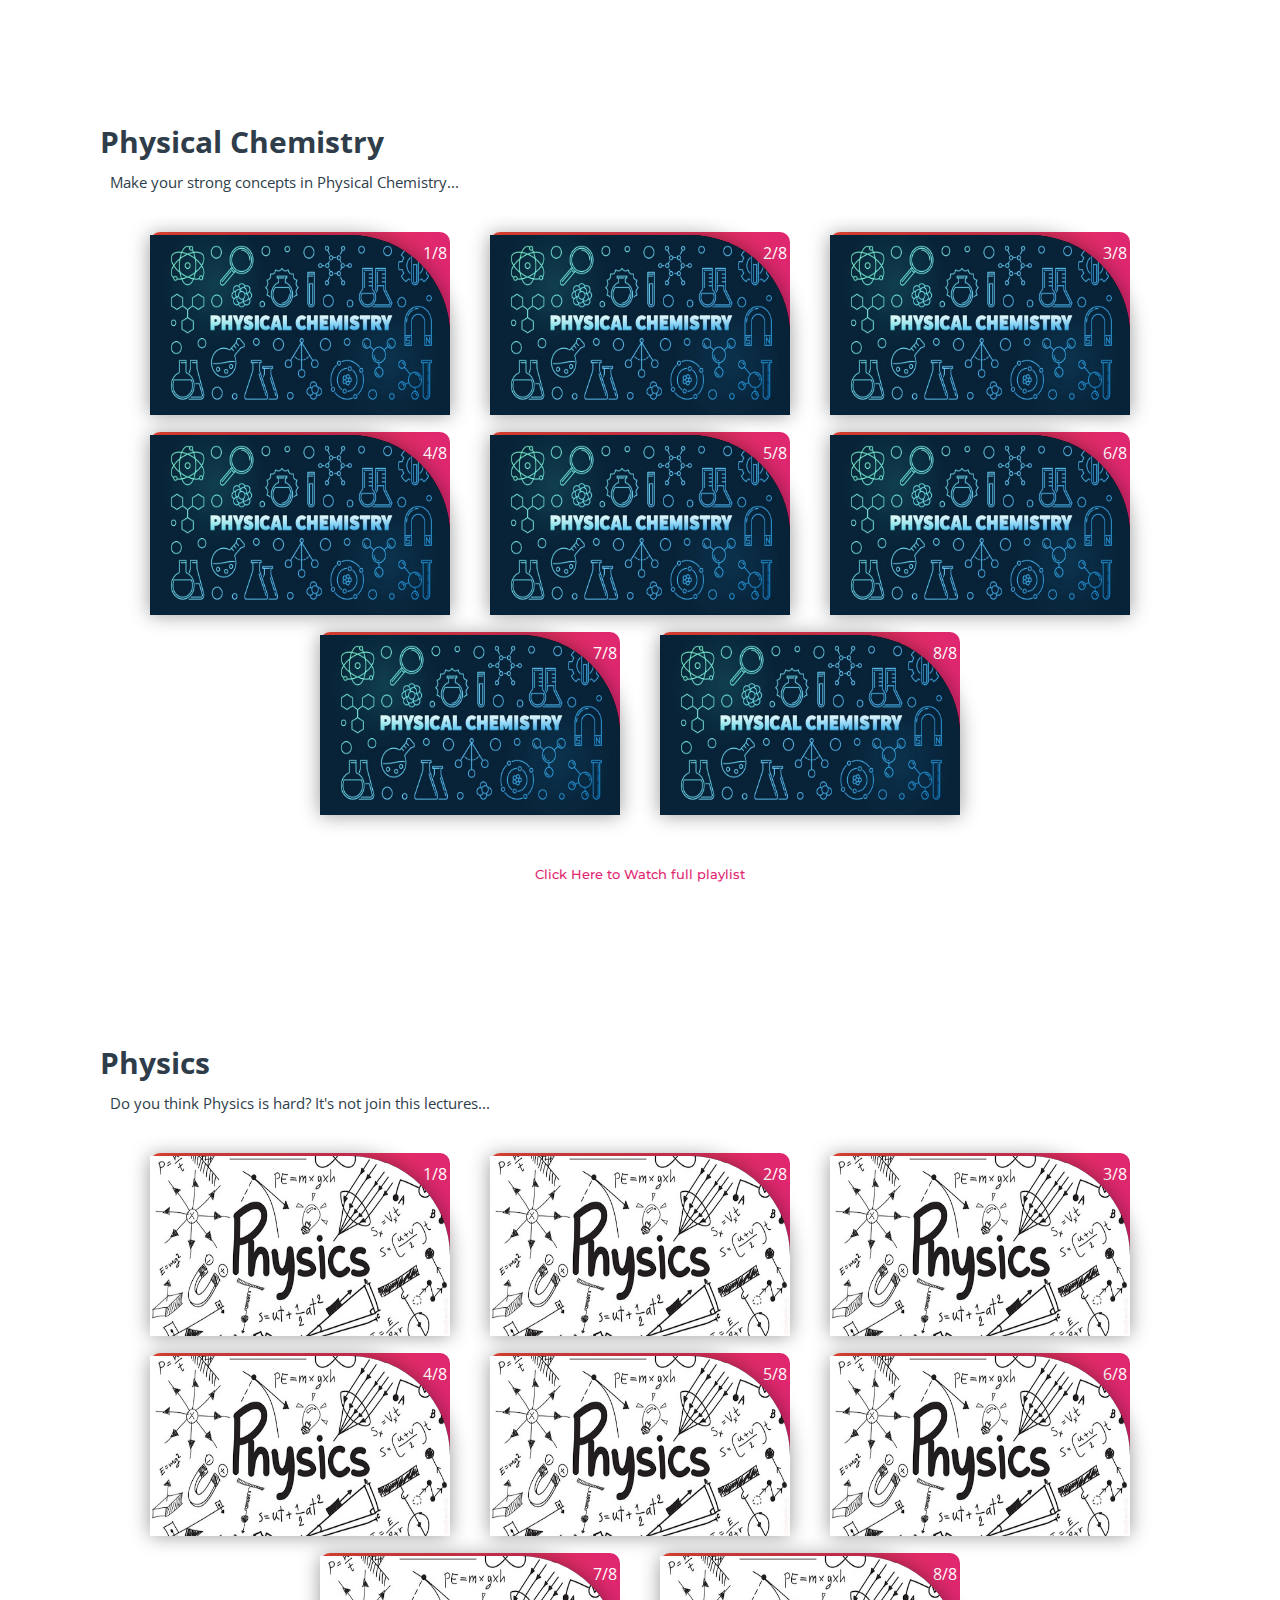
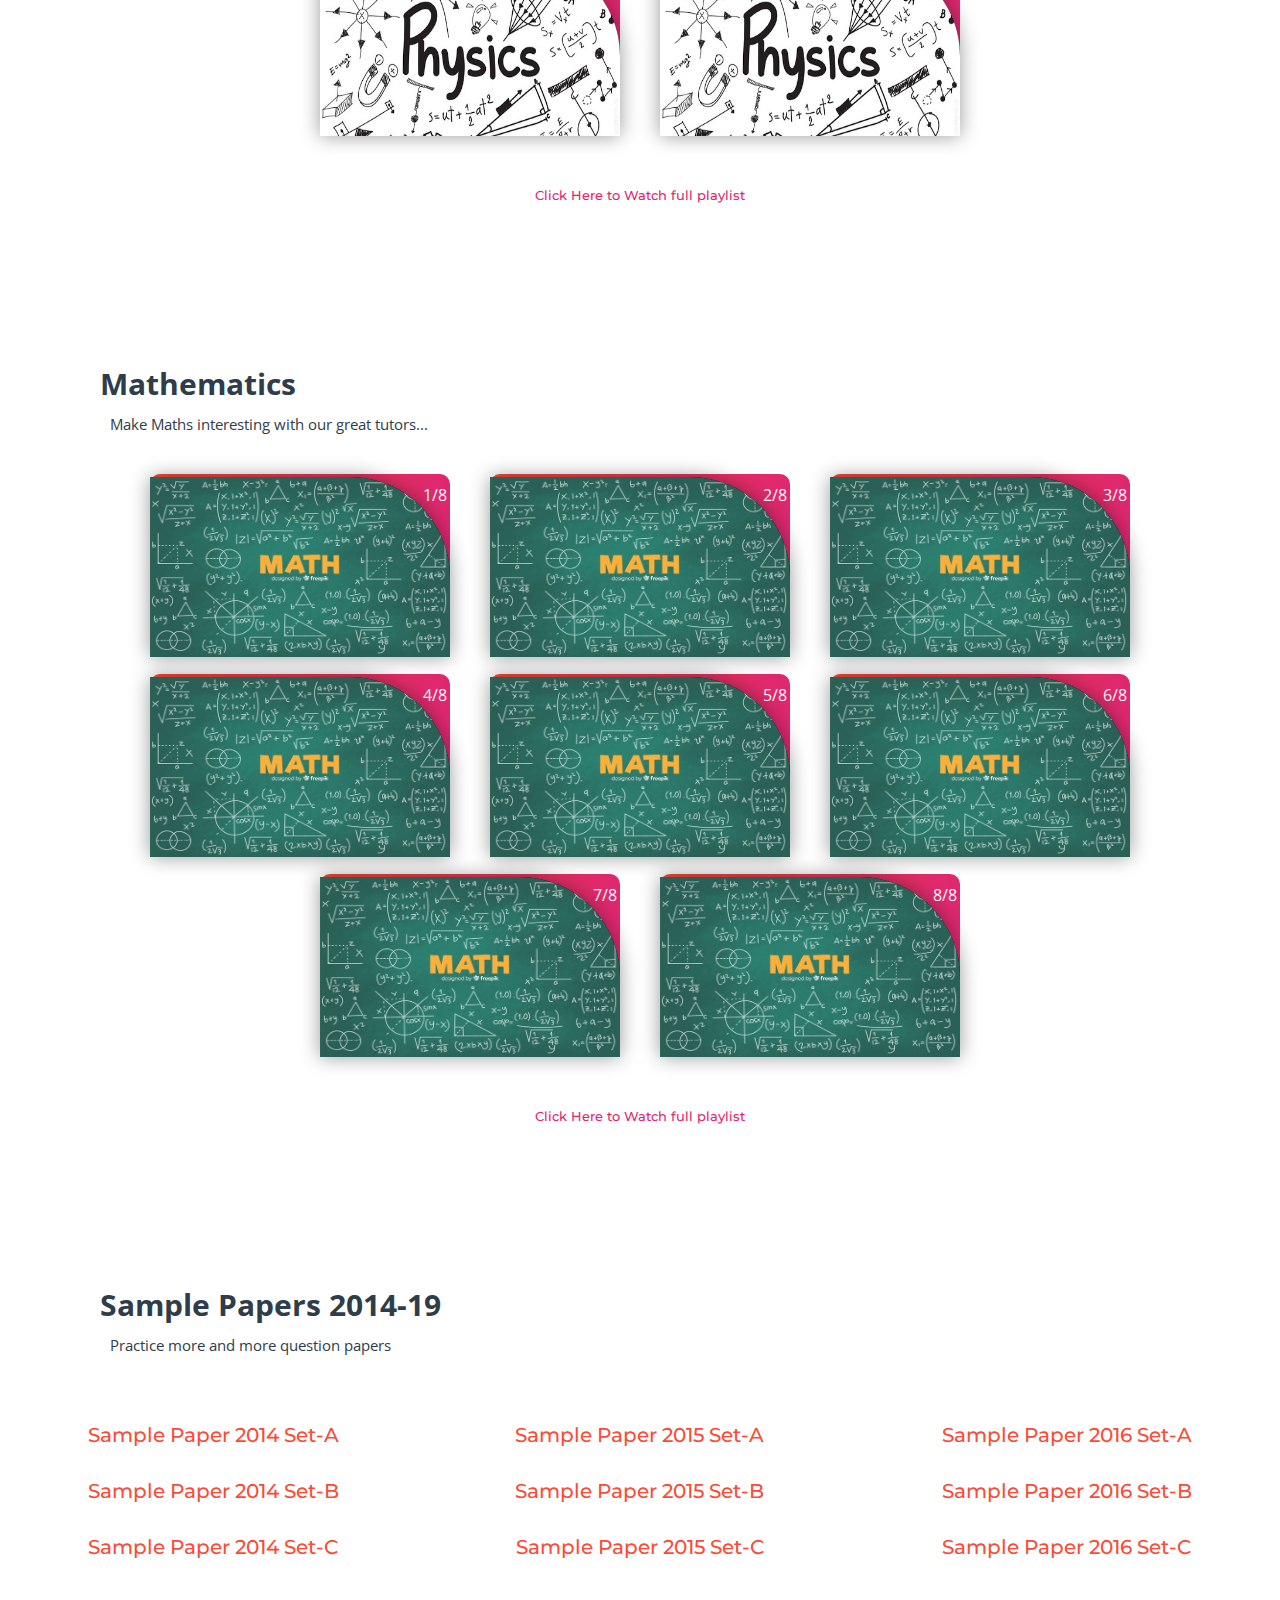
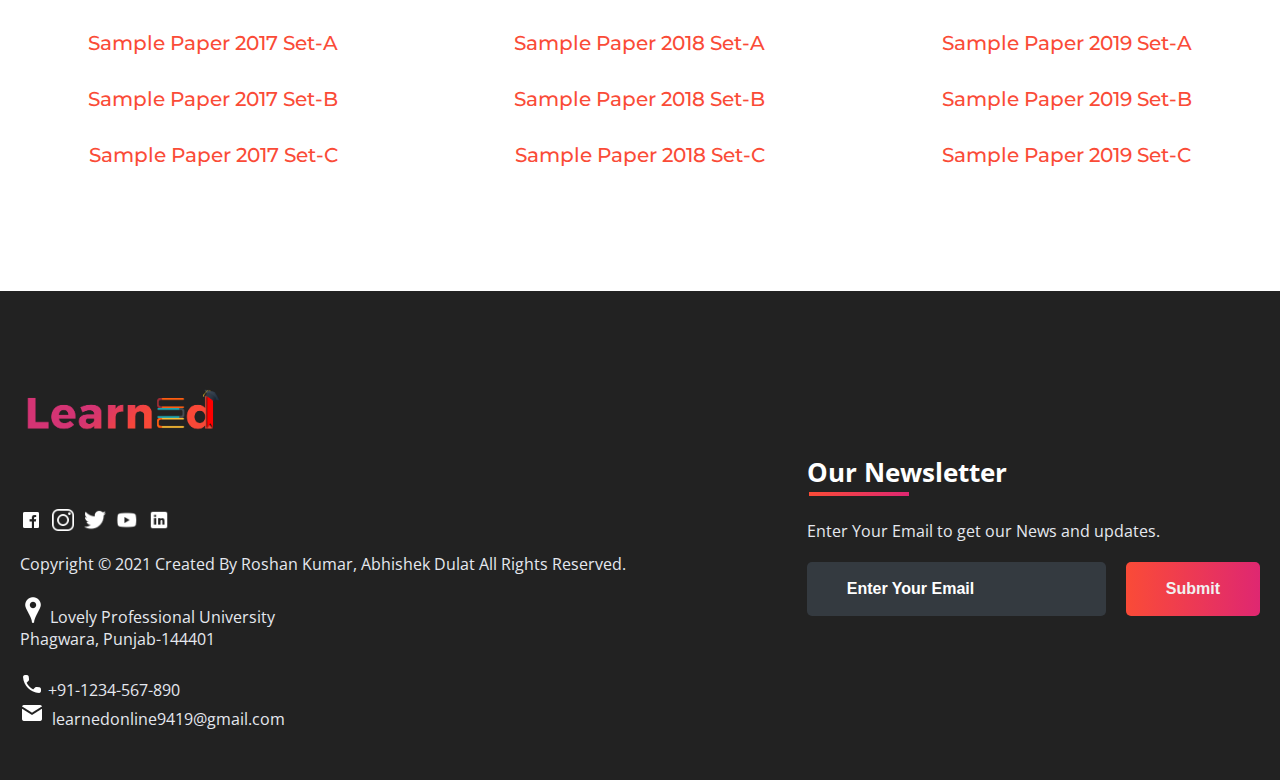
<file: subjects/jee.html>
<!DOCTYPE html>
<html>
<head>
	<link rel="shortcut icon" type="png" href="../images/icon/favicon.png">
	<title>Prepare for JEE Mains & Advanced</title>
	<link rel="stylesheet" type="text/css" href="subjects.css">
	<script type="text/javascript" src="../script.js"></script>
</head>
<body>

	<!-- NAVIGATION -->
	<header>
		<div class="nav" id="nav">
			<div id="learned-logo">
			<a href="../index.html"><img src="../images/icon/logo.png" style="width: 120px;"></a></div>
			<div class="switch-tab" id="switch-tab" onclick="switchTAB()"><img src="../images/icon/menu.png"></div>
			<ul id="list-switch">
				<li><a href="#"><img src="../images/courses/d1.png" class="icon">JEE</a></li>
				<li><a href="gate.html"><img src="../images/courses/paper.png" class="icon">GATE</a></li>
				<li><a href="computer_courses.html"><img src="../images/courses/computer.png" class="icon">Computer Courses</a></li>
				<li><a href="computer_courses.html#data"><img src="../images/courses/data.png" class="icon">Data Structures</a></li>
				<li><a href="computer_courses.html#algo"><img src="../images/courses/algo.png" class="icon">Algorithm</a></li>
				<li><a href="computer_courses.html#projects"><img src="../images/courses/projects.png" class="icon">Projects</a></li>
			</ul>
			<div class="search" id="search-switch">
				<input type="text" placeholder="Search" class="srch"><button id="srchbtn"><img src="../images/icon/search.png"></button>
			</div>
		</div>
	</header>

	<div class="title">
		<span>Prepare for JEE Mains & Advanced<br>on LearnEd</span>
		<div class="shortdesc">
			<p>Learn your basic concepts to prepare for a career in<br>Engineering and Medical fields</p>
		</div>
	</div>

<!-- Quick Links -->
	<div class="course">
		<div class="cbox">
		<div class="det"><a href="https://en.wikipedia.org/wiki/Projectile" target="_blank">Projectile</a></div>
		<div class="det"><a href="https://en.wikipedia.org/wiki/Snell%27s_law" target="_blank">Snell's Law</a></div>
		<div class="det"><a href="https://en.wikipedia.org/wiki/Light" target="_blank">Light</a></div>
		<div class="det"><a href="https://en.wikipedia.org/wiki/Maxwell%27s_equations" target="_blank">Maxwell Equations</a></div>
		<div class="det"><a href="https://en.wikipedia.org/wiki/Laser" target="_blank">LASER</a></div>
		<div class="det"><a href="https://en.wikipedia.org/wiki/Gravity" target="_blank">Gravitation</a></div>
		<div class="det"><a href="https://en.wikipedia.org/wiki/Inertia" target="_blank">Inertia</a></div>
		<div class="det"><a href="https://en.wikipedia.org/wiki/Current" target="_blank">Current</a></div>
		</div>
		<div class="cbox">
		<div class="det"><a href="#organic">Organic Chemistry</a></div>
		<div class="det"><a href="https://en.wikipedia.org/wiki/Thermodynamics" target="_blank">Thermodynamics</a></div>
		<div class="det"><a href="https://en.wikipedia.org/wiki/Chemical_process" target="_blank">Chemical Process</a></div>
		<div class="det"><a href="#physical">Physical Chemistry</a></div>
		<div class="det"><a href="#inorganic">Inorganic Chemistry</a></div>
		<div class="det"><a href="https://en.wikipedia.org/wiki/Periodic_table" target="_blank">Periodic Table</a></div>
		<div class="det"><a href="https://en.wikipedia.org/wiki/Equilibrium" target="_blank">Equilibrium</a></div>
		</div>
		<div class="cbox">
		<div class="det"><a href="#math">Differential</a></div>
		<div class="det"><a href="#math">Calculus</a></div>
		<div class="det"><a href="#math">Algebra</a></div>
		<div class="det"><a href="#math">Trigonometry</a></div>
		<div class="det"><a href="#math">Integration</a></div>
		<div class="det"><a href="#math">Matrices</a></div>
		<div class="det"><a href="#math">Determinants</a></div>
		<div class="det"><a href="#math">Differentiation</a></div>
		</div>
	</div>

	<div class="inbt">
		Accelerate your career with JEE Main & Advanced programs
	</div>

<!-- COURSES AVAILABLE -->
	<div class="ccard">
	<center>
		<div class="ccardbox">
			<div class="dcard">
				<div class="fpart"><img src="../images/courses/organic.jpg"></div>
				<a href="#organic"><div class="spart">2 Courses <img src="../images/icon/dropdown.png"></div></a>
			</div>
			<div class="dcard">
				<div class="fpart"><img src="../images/courses/inorganic.jpg"></div>
				<a href="#inorganic"><div class="spart">5 Courses <img src="../images/icon/dropdown.png"></div></a>
			</div>
			<div class="dcard">
				<div class="fpart"><img src="../images/courses/physical.jpg"></div>
				<a href="#physical"><div class="spart">3 Courses <img src="../images/icon/dropdown.png"></div></a>
			</div>
		</div>
		<div class="ccardbox">
			<div class="dcard">
				<div class="fpart"><img src="../images/courses/physics.jpg"></div>
				<a href="#physics"><div class="spart">6 Courses <img src="../images/icon/dropdown.png"></div></a>
			</div>
			<div class="dcard">
				<div class="fpart"><img src="../images/courses/math.jpg"></div>
				<a href="#math"><div class="spart">2 Courses <img src="../images/icon/dropdown.png"></div></a>
			</div>
			<div class="dcard">
				<div class="fpart"><img src="../images/courses/paper-download.png"></div>
				<a href="#sample_papers"><div class="spart">1 Courses <img src="../images/icon/dropdown.png"></div></a>
			</div>
		</div>
	</center>
	</div>

<!-- VIDEOS SECTION -->
	<div class="title2" id="organic">
		<span>Organic Chemistry</span>
		<div class="shortdesc2">
			<p>Make strong concepts in Organic Chemistry with great tutors...</p>
		</div>
	</div>
	
	<center>
		<div class="ccardbox2">
			<div class="dcard2"><span class="tag" >1/8</span>
				<div class="fpart2"><img src="../images/courses/organic.jpg">
					<iframe src="https://www.youtube.com/embed/bSMx0NS0XfY" frameborder="0" allow="accelerometer; autoplay; encrypted-media; gyroscope; picture-in-picture" allowfullscreen></iframe>
				</div>
			</div>
			<div class="dcard2"><span class="tag" >2/8</span>
				<div class="fpart2"><img src="../images/courses/organic.jpg">
					<iframe src="https://www.youtube.com/embed/bSMx0NS0XfY" frameborder="0" allow="accelerometer; autoplay; encrypted-media; gyroscope; picture-in-picture" allowfullscreen></iframe>
				</div>
			</div>
			<div class="dcard2"><span class="tag" >3/8</span>
				<div class="fpart2"><img src="../images/courses/organic.jpg">
					<iframe src="https://www.youtube.com/embed/bSMx0NS0XfY" frameborder="0" allow="accelerometer; autoplay; encrypted-media; gyroscope; picture-in-picture" allowfullscreen></iframe>
				</div>
			</div>
			<div class="dcard2"><span class="tag" >4/8</span>
				<div class="fpart2"><img src="../images/courses/organic.jpg">
					<iframe src="https://www.youtube.com/embed/bSMx0NS0XfY" frameborder="0" allow="accelerometer; autoplay; encrypted-media; gyroscope; picture-in-picture" allowfullscreen></iframe>
				</div>
			</div>
		
			<div class="dcard2"><span class="tag" >5/8</span>
				<div class="fpart2"><img src="../images/courses/organic.jpg">
					<iframe src="https://www.youtube.com/embed/bSMx0NS0XfY" frameborder="0" allow="accelerometer; autoplay; encrypted-media; gyroscope; picture-in-picture" allowfullscreen></iframe>
				</div>
			</div>
			<div class="dcard2"><span class="tag" >6/8</span>
				<div class="fpart2"><img src="../images/courses/organic.jpg">
					<iframe src="https://www.youtube.com/embed/bSMx0NS0XfY" frameborder="0" allow="accelerometer; autoplay; encrypted-media; gyroscope; picture-in-picture" allowfullscreen></iframe>
				</div>
			</div>
			<div class="dcard2"><span class="tag" >7/8</span>
				<div class="fpart2"><img src="../images/courses/organic.jpg">
					<iframe src="https://www.youtube.com/embed/bSMx0NS0XfY" frameborder="0" allow="accelerometer; autoplay; encrypted-media; gyroscope; picture-in-picture" allowfullscreen></iframe>
				</div>
			</div>
			<div class="dcard2"><span class="tag" >8/8</span>
				<div class="fpart2"><img src="../images/courses/organic.jpg">
					<iframe src="https://www.youtube.com/embed/bSMx0NS0XfY" frameborder="0" allow="accelerometer; autoplay; encrypted-media; gyroscope; picture-in-picture" allowfullscreen></iframe>
				</div>
			</div>
		</div>
	</center>

<br><br>
	<div class="click-me">
		<a href="https://www.youtube.com/watch?v=bSMx0NS0XfY&list=PL8dPuuaLjXtONguuhLdVmq0HTKS0jksS4" target="_blank">Click Here to Watch full playlist</a>
	</div>

<!-- VIDEOS SECTION -->

	<div class="title2" id="inorganic">
		<span>Inorganic Chemistry</span>
		<div class="shortdesc2">
			<p>Make your strong concepts in Inorganic Chemistry...</p>
		</div>
	</div>
	<center>
		<div class="ccardbox2">
			<div class="dcard2"><span class="tag" >1/8</span>
				<div class="fpart2"><img src="../images/courses/inorganic.jpg">
					<iframe src="https://www.youtube.com/embed/2B8CRyfGLo4" frameborder="0" allow="accelerometer; autoplay; encrypted-media; gyroscope; picture-in-picture" allowfullscreen></iframe>
				</div>
			</div>
			<div class="dcard2"><span class="tag" >2/8</span>
				<div class="fpart2"><img src="../images/courses/inorganic.jpg">
					<iframe src="https://www.youtube.com/embed/2B8CRyfGLo4" frameborder="0" allow="accelerometer; autoplay; encrypted-media; gyroscope; picture-in-picture" allowfullscreen></iframe>
				</div>
			</div>
			<div class="dcard2"><span class="tag" >3/8</span>
				<div class="fpart2"><img src="../images/courses/inorganic.jpg">
					<iframe src="https://www.youtube.com/embed/2B8CRyfGLo4" frameborder="0" allow="accelerometer; autoplay; encrypted-media; gyroscope; picture-in-picture" allowfullscreen></iframe>
				</div>
			</div>
			<div class="dcard2"><span class="tag" >4/8</span>
				<div class="fpart2"><img src="../images/courses/inorganic.jpg">
					<iframe src="https://www.youtube.com/embed/2B8CRyfGLo4" frameborder="0" allow="accelerometer; autoplay; encrypted-media; gyroscope; picture-in-picture" allowfullscreen></iframe>
				</div>
			</div>
		
			<div class="dcard2"><span class="tag" >5/8</span>
				<div class="fpart2"><img src="../images/courses/inorganic.jpg">
					<iframe src="https://www.youtube.com/embed/2B8CRyfGLo4" frameborder="0" allow="accelerometer; autoplay; encrypted-media; gyroscope; picture-in-picture" allowfullscreen></iframe>
				</div>
			</div>
			<div class="dcard2"><span class="tag" >6/8</span>
				<div class="fpart2"><img src="../images/courses/inorganic.jpg">
					<iframe src="https://www.youtube.com/embed/2B8CRyfGLo4" frameborder="0" allow="accelerometer; autoplay; encrypted-media; gyroscope; picture-in-picture" allowfullscreen></iframe>
				</div>
			</div>
			<div class="dcard2"><span class="tag" >7/8</span>
				<div class="fpart2"><img src="../images/courses/inorganic.jpg">
					<iframe src="https://www.youtube.com/embed/2B8CRyfGLo4" frameborder="0" allow="accelerometer; autoplay; encrypted-media; gyroscope; picture-in-picture" allowfullscreen></iframe>
				</div>
			</div>
			<div class="dcard2"><span class="tag" >8/8</span>
				<div class="fpart2"><img src="../images/courses/inorganic.jpg">
					<iframe src="https://www.youtube.com/embed/Iuo9PpGE04Y" frameborder="0" allow="accelerometer; autoplay; encrypted-media; gyroscope; picture-in-picture" allowfullscreen></iframe>
				</div>
			</div>
		</div>
	</center>
<br><br>
	<div class="click-me">
		<a href="https://www.youtube.com/watch?v=2B8CRyfGLo4" target="_blank">Click Here to Watch full playlist</a>
	</div>

<!-- VIDEOS SECTION -->

	<div class="title2" id="physical">
		<span>Physical Chemistry</span>
		<div class="shortdesc2">
			<p>Make your strong concepts in Physical Chemistry...</p>
		</div>
	</div>
	<center>
		<div class="ccardbox2">
			<div class="dcard2"><span class="tag" >1/8</span>
				<div class="fpart2"><img src="../images/courses/physical.jpg">
					<iframe src="https://www.youtube.com/embed/2y4cf47I21A" frameborder="0" allow="accelerometer; autoplay; encrypted-media; gyroscope; picture-in-picture" allowfullscreen></iframe>
				</div>
			</div>
			<div class="dcard2"><span class="tag" >2/8</span>
				<div class="fpart2"><img src="../images/courses/physical.jpg">
					<iframe src="https://www.youtube.com/embed/2y4cf47I21A" frameborder="0" allow="accelerometer; autoplay; encrypted-media; gyroscope; picture-in-picture" allowfullscreen></iframe>
				</div>
			</div>
			<div class="dcard2"><span class="tag" >3/8</span>
				<div class="fpart2"><img src="../images/courses/physical.jpg">
					<iframe src="https://www.youtube.com/embed/2y4cf47I21A" frameborder="0" allow="accelerometer; autoplay; encrypted-media; gyroscope; picture-in-picture" allowfullscreen></iframe>
				</div>
			</div>
			<div class="dcard2"><span class="tag" >4/8</span>
				<div class="fpart2"><img src="../images/courses/physical.jpg">
					<iframe src="https://www.youtube.com/embed/2y4cf47I21A" frameborder="0" allow="accelerometer; autoplay; encrypted-media; gyroscope; picture-in-picture" allowfullscreen></iframe>
				</div>
			</div>
		
			<div class="dcard2"><span class="tag" >5/8</span>
				<div class="fpart2"><img src="../images/courses/physical.jpg">
					<iframe src="https://www.youtube.com/embed/2y4cf47I21A" frameborder="0" allow="accelerometer; autoplay; encrypted-media; gyroscope; picture-in-picture" allowfullscreen></iframe>
				</div>
			</div>
			<div class="dcard2"><span class="tag" >6/8</span>
				<div class="fpart2"><img src="../images/courses/physical.jpg">
					<iframe src="https://www.youtube.com/embed/2y4cf47I21A" frameborder="0" allow="accelerometer; autoplay; encrypted-media; gyroscope; picture-in-picture" allowfullscreen></iframe>
				</div>
			</div>
			<div class="dcard2"><span class="tag" >7/8</span>
				<div class="fpart2"><img src="../images/courses/physical.jpg">
					<iframe src="https://www.youtube.com/embed/2y4cf47I21A" frameborder="0" allow="accelerometer; autoplay; encrypted-media; gyroscope; picture-in-picture" allowfullscreen></iframe>
				</div>
			</div>
			<div class="dcard2"><span class="tag" >8/8</span>
				<div class="fpart2"><img src="../images/courses/physical.jpg">
					<iframe src="https://www.youtube.com/embed/2y4cf47I21A" frameborder="0" allow="accelerometer; autoplay; encrypted-media; gyroscope; picture-in-picture" allowfullscreen></iframe>
				</div>
			</div>
		</div>
	</center>
<br><br>
	<div class="click-me">
		<a href="https://youtu.be/2y4cf47I21A" target="_blank">Click Here to Watch full playlist</a>
	</div>


<!-- VIDEOS SECTION -->

	<div class="title2" id="physics">
		<span>Physics</span>
		<div class="shortdesc2">
			<p>Do you think Physics is hard? It's not join this lectures...</p>
		</div>
	</div>
	<center>
		<div class="ccardbox2">
			<div class="dcard2"><span class="tag" >1/8</span>
				<div class="fpart2"><img src="../images/courses/physics.jpg">
					<iframe src="https://www.youtube.com/embed/FYE0YYuAyu0" frameborder="0" allow="accelerometer; autoplay; encrypted-media; gyroscope; picture-in-picture" allowfullscreen></iframe>
				</div>
			</div>
			<div class="dcard2"><span class="tag" >2/8</span>
				<div class="fpart2"><img src="../images/courses/physics.jpg">
					<iframe src="https://www.youtube.com/embed/FYE0YYuAyu0" frameborder="0" allow="accelerometer; autoplay; encrypted-media; gyroscope; picture-in-picture" allowfullscreen></iframe>
				</div>
			</div>
			<div class="dcard2"><span class="tag" >3/8</span>
				<div class="fpart2"><img src="../images/courses/physics.jpg">
					<iframe src="https://www.youtube.com/embed/FYE0YYuAyu0" frameborder="0" allow="accelerometer; autoplay; encrypted-media; gyroscope; picture-in-picture" allowfullscreen></iframe>
				</div>
			</div>
			<div class="dcard2"><span class="tag" >4/8</span>
				<div class="fpart2"><img src="../images/courses/physics.jpg">
					<iframe src="https://www.youtube.com/embed/FYE0YYuAyu0" frameborder="0" allow="accelerometer; autoplay; encrypted-media; gyroscope; picture-in-picture" allowfullscreen></iframe>
				</div>
			</div>
		
			<div class="dcard2"><span class="tag" >5/8</span>
				<div class="fpart2"><img src="../images/courses/physics.jpg">
					<iframe src="https://www.youtube.com/embed/FYE0YYuAyu0" frameborder="0" allow="accelerometer; autoplay; encrypted-media; gyroscope; picture-in-picture" allowfullscreen></iframe>
				</div>
			</div>
			<div class="dcard2"><span class="tag" >6/8</span>
				<div class="fpart2"><img src="../images/courses/physics.jpg">
					<iframe src="https://www.youtube.com/embed/FYE0YYuAyu0" frameborder="0" allow="accelerometer; autoplay; encrypted-media; gyroscope; picture-in-picture" allowfullscreen></iframe>
				</div>
			</div>
			<div class="dcard2"><span class="tag" >7/8</span>
				<div class="fpart2"><img src="../images/courses/physics.jpg">
					<iframe src="https://www.youtube.com/embed/FYE0YYuAyu0" frameborder="0" allow="accelerometer; autoplay; encrypted-media; gyroscope; picture-in-picture" allowfullscreen></iframe>
				</div>
			</div>
			<div class="dcard2"><span class="tag" >8/8</span>
				<div class="fpart2"><img src="../images/courses/physics.jpg">
					<iframe src="https://www.youtube.com/embed/FYE0YYuAyu0" frameborder="0" allow="accelerometer; autoplay; encrypted-media; gyroscope; picture-in-picture" allowfullscreen></iframe>
				</div>
			</div>
		</div>
	</center>
<br><br>
	<div class="click-me">
		<a href="https://youtu.be/FYE0YYuAyu0" target="_blank">Click Here to Watch full playlist</a>
	</div>

<!-- VIDEOS SECTION -->

	<div class="title2" id="math">
		<span>Mathematics</span>
		<div class="shortdesc2">
			<p>Make Maths interesting with our great tutors...</p>
		</div>
	</div>
	<center>
		<div class="ccardbox2">
			<div class="dcard2"><span class="tag" >1/8</span>
				<div class="fpart2"><img src="../images/courses/math.jpg">
					<iframe src="https://www.youtube.com/embed/xxGyTHWrHZg" frameborder="0" allow="accelerometer; autoplay; encrypted-media; gyroscope; picture-in-picture" allowfullscreen></iframe>
				</div>
			</div>
			<div class="dcard2"><span class="tag" >2/8</span>
				<div class="fpart2"><img src="../images/courses/math.jpg">
					<iframe src="https://www.youtube.com/embed/xxGyTHWrHZg" frameborder="0" allow="accelerometer; autoplay; encrypted-media; gyroscope; picture-in-picture" allowfullscreen></iframe>
				</div>
			</div>
			<div class="dcard2"><span class="tag" >3/8</span>
				<div class="fpart2"><img src="../images/courses/math.jpg">
					<iframe src="https://www.youtube.com/embed/xxGyTHWrHZg" frameborder="0" allow="accelerometer; autoplay; encrypted-media; gyroscope; picture-in-picture" allowfullscreen></iframe>
				</div>
			</div>
			<div class="dcard2"><span class="tag" >4/8</span>
				<div class="fpart2"><img src="../images/courses/math.jpg">
					<iframe src="https://www.youtube.com/embed/xxGyTHWrHZg" frameborder="0" allow="accelerometer; autoplay; encrypted-media; gyroscope; picture-in-picture" allowfullscreen></iframe>
				</div>
			</div>
		
			<div class="dcard2"><span class="tag" >5/8</span>
				<div class="fpart2"><img src="../images/courses/math.jpg">
					<iframe src="https://www.youtube.com/embed/xxGyTHWrHZg" frameborder="0" allow="accelerometer; autoplay; encrypted-media; gyroscope; picture-in-picture" allowfullscreen></iframe>
				</div>
			</div>
			<div class="dcard2"><span class="tag" >6/8</span>
				<div class="fpart2"><img src="../images/courses/math.jpg">
					<iframe src="https://www.youtube.com/embed/xxGyTHWrHZg" frameborder="0" allow="accelerometer; autoplay; encrypted-media; gyroscope; picture-in-picture" allowfullscreen></iframe>
				</div>
			</div>
			<div class="dcard2"><span class="tag" >7/8</span>
				<div class="fpart2"><img src="../images/courses/math.jpg">
					<iframe src="https://www.youtube.com/embed/xxGyTHWrHZg" frameborder="0" allow="accelerometer; autoplay; encrypted-media; gyroscope; picture-in-picture" allowfullscreen></iframe>
				</div>
			</div>
			<div class="dcard2"><span class="tag" >8/8</span>
				<div class="fpart2"><img src="../images/courses/math.jpg">
					<iframe src="https://www.youtube.com/embed/xxGyTHWrHZg" frameborder="0" allow="accelerometer; autoplay; encrypted-media; gyroscope; picture-in-picture" allowfullscreen></iframe>
				</div>
			</div>
		</div>
	</center>

<br><br>
	<div class="click-me">
		<a href="https://youtu.be/xxGyTHWrHZg" target="_blank">Click Here to Watch full playlist</a>
	</div>


<!-- SAMPLE PAPERS -->
	<div class="title2" id="sample_papers">
		<span>Sample Papers 2014-19</span>
		<div class="shortdesc2">
			<p>Practice more and more question papers</p>
		</div>
	</div>

	<div class="sample">
		<ul>
			<li><a href="../samplePapers/p1.pdf" target="_blank">Sample Paper 2014 Set-A</a></li>
			<li><a href="../samplePapers/p1.pdf" target="_blank">Sample Paper 2014 Set-B</a></li>
			<li><a href="../samplePapers/p1.pdf" target="_blank">Sample Paper 2014 Set-C</a></li>
		</ul>
		<ul>
			<li><a href="../samplePapers/p1.pdf" target="_blank">Sample Paper 2015 Set-A</a></li>
			<li><a href="../samplePapers/p1.pdf" target="_blank">Sample Paper 2015 Set-B</a></li>
			<li><a href="../samplePapers/p1.pdf" target="_blank">Sample Paper 2015 Set-C</a></li>
		</ul>
		<ul>
			<li><a href="../samplePapers/p1.pdf" target="_blank">Sample Paper 2016 Set-A</a></li>
			<li><a href="../samplePapers/p1.pdf" target="_blank">Sample Paper 2016 Set-B</a></li>
			<li><a href="../samplePapers/p1.pdf" target="_blank">Sample Paper 2016 Set-C</a></li>
		</ul>
	</div>
	<div class="sample lastSample">
		<ul>
			<li><a href="../samplePapers/p1.pdf" target="_blank">Sample Paper 2017 Set-A</a></li>
			<li><a href="../samplePapers/p1.pdf" target="_blank">Sample Paper 2017 Set-B</a></li>
			<li><a href="../samplePapers/p1.pdf" target="_blank">Sample Paper 2017 Set-C</a></li>
		</ul>
		<ul>
			<li><a href="../samplePapers/p1.pdf" target="_blank">Sample Paper 2018 Set-A</a></li>
			<li><a href="../samplePapers/p1.pdf" target="_blank">Sample Paper 2018 Set-B</a></li>
			<li><a href="../samplePapers/p1.pdf" target="_blank">Sample Paper 2018 Set-C</a></li>
		</ul>
		<ul>
			<li><a href="../samplePapers/p1.pdf" target="_blank">Sample Paper 2019 Set-A</a></li>
			<li><a href="../samplePapers/p1.pdf" target="_blank">Sample Paper 2019 Set-B</a></li>
			<li><a href="../samplePapers/p1.pdf" target="_blank">Sample Paper 2019 Set-C</a></li>
		</ul>
	</div>

<!-- FOOTER -->
<footer>
	<div class="footer-container">
		<div class="left-col">
			<img src="../images/icon/logo - Copy.png" style="width: 200px;">
			<div class="logo"></div>
			<div class="social-media">
				<a href="#"><img src="../images/icon\fb.png"></a>
				<a href="#"><img src="../images/icon\insta.png"></a>
				<a href="#"><img src="../images/icon\tt.png"></a>
				<a href="#"><img src="../images/icon\ytube.png"></a>
				<a href="#"><img src="../images/icon\linkedin.png"></a>
			</div><br><br>
			<p class="rights-text">Copyright © 2021 Created By Roshan Kumar, Abhishek Dulat All Rights Reserved.</p>
			<br><p><img src="../images/icon/location.png"> Lovely Professional University<br>Phagwara, Punjab-144401</p><br>
			<p><img src="../images/icon/phone.png"> +91-1234-567-890<br><img src="../images/icon/mail.png">&nbsp; learnedonline9419@gmail.com</p>
		</div>
		<div class="right-col">
			<h1 style="color: #fff">Our Newsletter</h1>
			<div class="border"></div><br>
			<p>Enter Your Email to get our News and updates.</p>
			<form class="newsletter-form">
				<input class="txtb" type="email" placeholder="Enter Your Email">
				<input class="btn" type="submit" value="Submit">
			</form>
		</div>
	</div>
</footer>

</body>
</html>
</file>
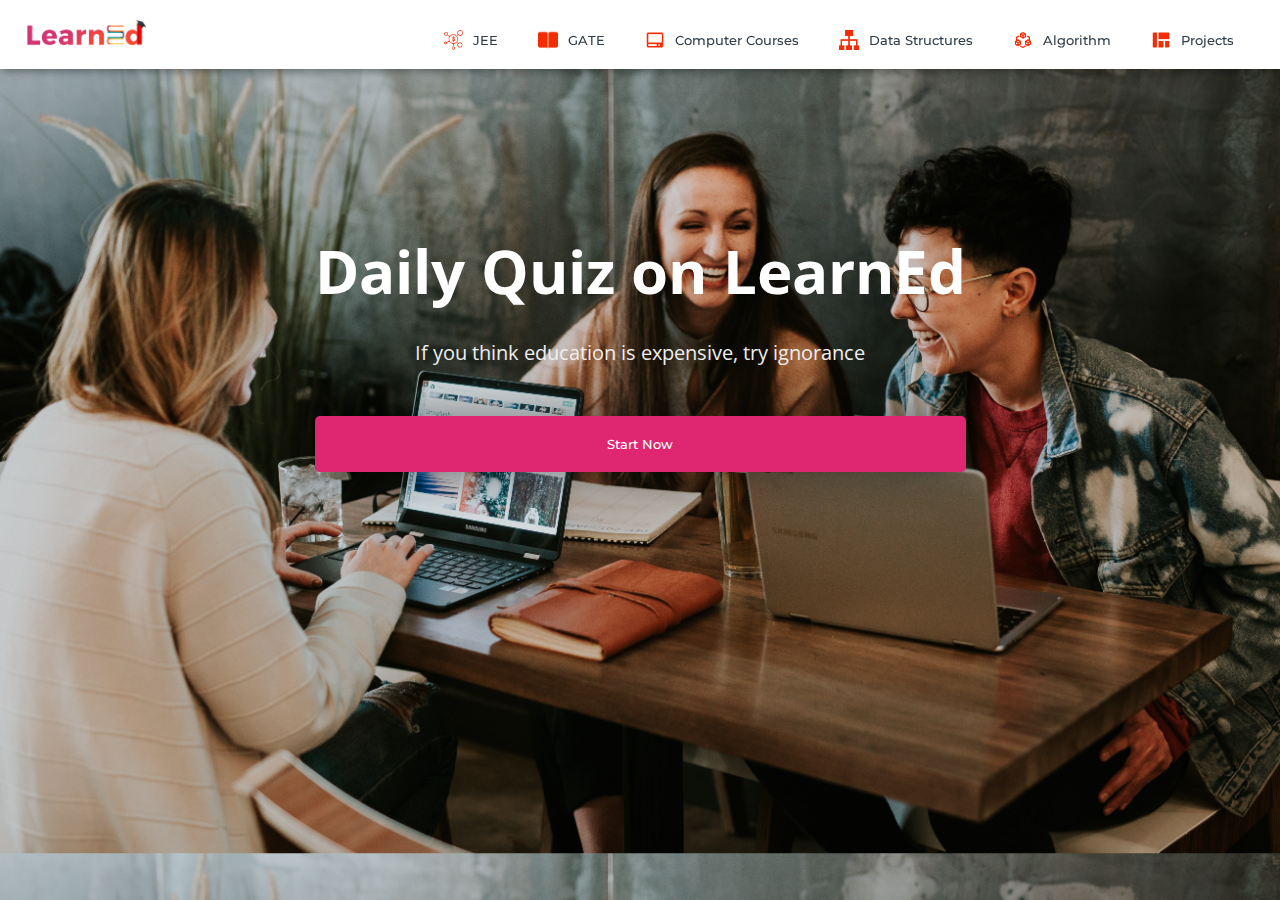
<file: subjects/quiz.html>
<!DOCTYPE html>
<html>
<head>
	<link rel="shortcut icon" type="png" href="../images/icon/favicon.png">
	<title>Quiz on LearnEd</title>
	<link rel="stylesheet" type="text/css" href="quizStyle.css">
	<script type="text/javascript" src="../script.js"></script>
</head>
<body>
	
<!-- NAVIGATION -->
	<header>
		<div class="nav" id="nav">
			<div id="learned-logo">
			<a href="../index.html"><img src="../images/icon/logo.png" style="width: 120px;"></a></div>
			<div class="switch-tab" id="switch-tab" onclick="switchTAB()"><img src="../images/icon/menu.png"></div>
			<ul id="list-switch">
				<li><a href="jee.html"><img src="../images/courses/d1.png" class="icon">JEE</a></li>
				<li><a href="gate.html"><img src="../images/courses/paper.png" class="icon">GATE</a></li>
				<li><a href="computer_courses.html"><img src="../images/courses/computer.png" class="icon">Computer Courses</a></li>
				<li><a href="computer_courses.html#data"><img src="../images/courses/data.png" class="icon">Data Structures</a></li>
				<li><a href="computer_courses.html#algo"><img src="../images/courses/algo.png" class="icon">Algorithm</a></li>
				<li><a href="computer_courses.html#projects"><img src="../images/courses/projects.png" class="icon">Projects</a></li>
			</ul>
			<div class="search" id="search-switch">
				<input type="search" placeholder="Search" class="srch"><button id="srchbtn"><img src="../images/icon/search.png"></button>
			</div>
		</div>
	</header>
	

<!-- MAIN Heading of Page -->
	<div class="title" id="title">
		<span>Daily Quiz on LearnEd</span>
		<div class="shortdesc"><br>
			<p>If you think education is expensive, try ignorance</p>
		</div>
		<button onclick="startquiz()">Start Now</button>
	</div>


<div class="panel" id="panel">
	
	<div class="left-side" id="left">
		<ul>
			<li onclick="quizt(1)">HOME</li>
			<li onclick="quizt(2)">JEE Mains</li>
			<li onclick="quizt(3)">JEE Advanced</li>
			<li onclick="quizt(4)">GATE</li>
			<li onclick="quizt(5)">C/C++</li>
			<li onclick="quizt(6)">Java</li>
			<li onclick="quizt(7)">Python</li>
			<li onclick="quizt(8)">JavaScript</li>
			<li onclick="quizt(9)">Data Structures</li>
			<li onclick="quizt(10)">Algorithm</li>
			<li onclick="quizt(11)">Interview Questions</li>
		</ul>
	</div>

	<div class="right-side" id="right">
		<div id="quiz-container">
			
			<div id="f1"><div class="quiz-frame main-frame"></div></div>

			<div id="f2"><iframe class="quiz-frame" src="https://docs.google.com/forms/d/e/1FAIpQLSe3hXLPuiQGqj1n3IeeAzM8YLNpgJIIk_zfteoEdWka4X3wxQ/viewform?embedded=true" frameborder="0" marginheight="0" marginwidth="0">Loading…</iframe></div>
			
			<div id="f3"><iframe class="quiz-frame" src="https://docs.google.com/forms/d/e/1FAIpQLSeVTLsd_AqZGpbIMnZRm20OKrjjiYSirWBjfCHpWtAsMQU--g/viewform?embedded=true" frameborder="0" marginheight="0" marginwidth="0">Loading…</iframe></div>
			
			<div id="f4"><iframe class="quiz-frame" src="https://docs.google.com/forms/d/e/1FAIpQLSdjSKZhQp5jqqR34zD_uWMtgXr18F9pdK6YqcafLSP6J7VZjw/viewform?embedded=true" frameborder="0" marginheight="0" marginwidth="0">Loading…</iframe></div>

			<div id="f5"><iframe class="quiz-frame" src="https://docs.google.com/forms/d/e/1FAIpQLSe1xs1-41MAbLN7KkXrJwtGdbl5ydxe_vX_nmFRjf6c0wtYkA/viewform?embedded=true"  frameborder="0" marginheight="0" marginwidth="0">Loading…</iframe></iframe></div>
			
			<div id="f6"><iframe class="quiz-frame" src="https://docs.google.com/forms/d/e/1FAIpQLSdHFDm_BakVxro_zJI78OF2OLJpXgDzzaAVMHD9hptWlXBSpA/viewform?embedded=true" frameborder="0" marginheight="0" marginwidth="0">Loading…</iframe></div>
			
			<div id="f7"><iframe class="quiz-frame" src="https://docs.google.com/forms/d/e/1FAIpQLSdgD7yFEJtqpkImDiLAaQ7w9VcsO688gr1V3Gl7FqwM5yXtWQ/viewform?embedded=true" frameborder="0" marginheight="0" marginwidth="0">Loading…</iframe></div>

			<div id="f8"><iframe class="quiz-frame" src="https://docs.google.com/forms/d/e/1FAIpQLSchDBnai_Aup7YFJQegg4z-qoB338p010VgZRxBYDT17xoRew/viewform?embedded=true" frameborder="0" marginheight="0" marginwidth="0">Loading…</iframe></div>

			<div id="f9"><iframe class="quiz-frame" src="https://docs.google.com/forms/d/e/1FAIpQLSfY5oIAz4R9Ty-LBpx7h4th6OJ0-RkrxIlLslRV4NjwwW8_uw/viewform?embedded=true" frameborder="0" marginheight="0" marginwidth="0">Loading…</iframe></div>
			
			<div id="f10"><iframe class="quiz-frame" src="https://docs.google.com/forms/d/e/1FAIpQLSflwS89sG7H98J9vFgFqJgsKaZ5gpq3yUlOiW3up7RQQ-qRnw/viewform?embedded=true" frameborder="0" marginheight="0" marginwidth="0">Loading…</iframe></div>

			<div id="f11"><iframe class="quiz-frame" src="https://docs.google.com/forms/d/e/1FAIpQLSe_aS8-CMNFdUzI1UE73zahC2bmMwJkmB6FJXPIeKbLIBqB4Q/viewform?embedded=true" frameborder="0" marginheiclass="quiz-frame" ght="0" marginwidth="0">Loading…</iframe></div>

		</div>
	</div>

</div>

	<script type="text/javascript" src="../script.js"></script>
</body>
</html>
</file>
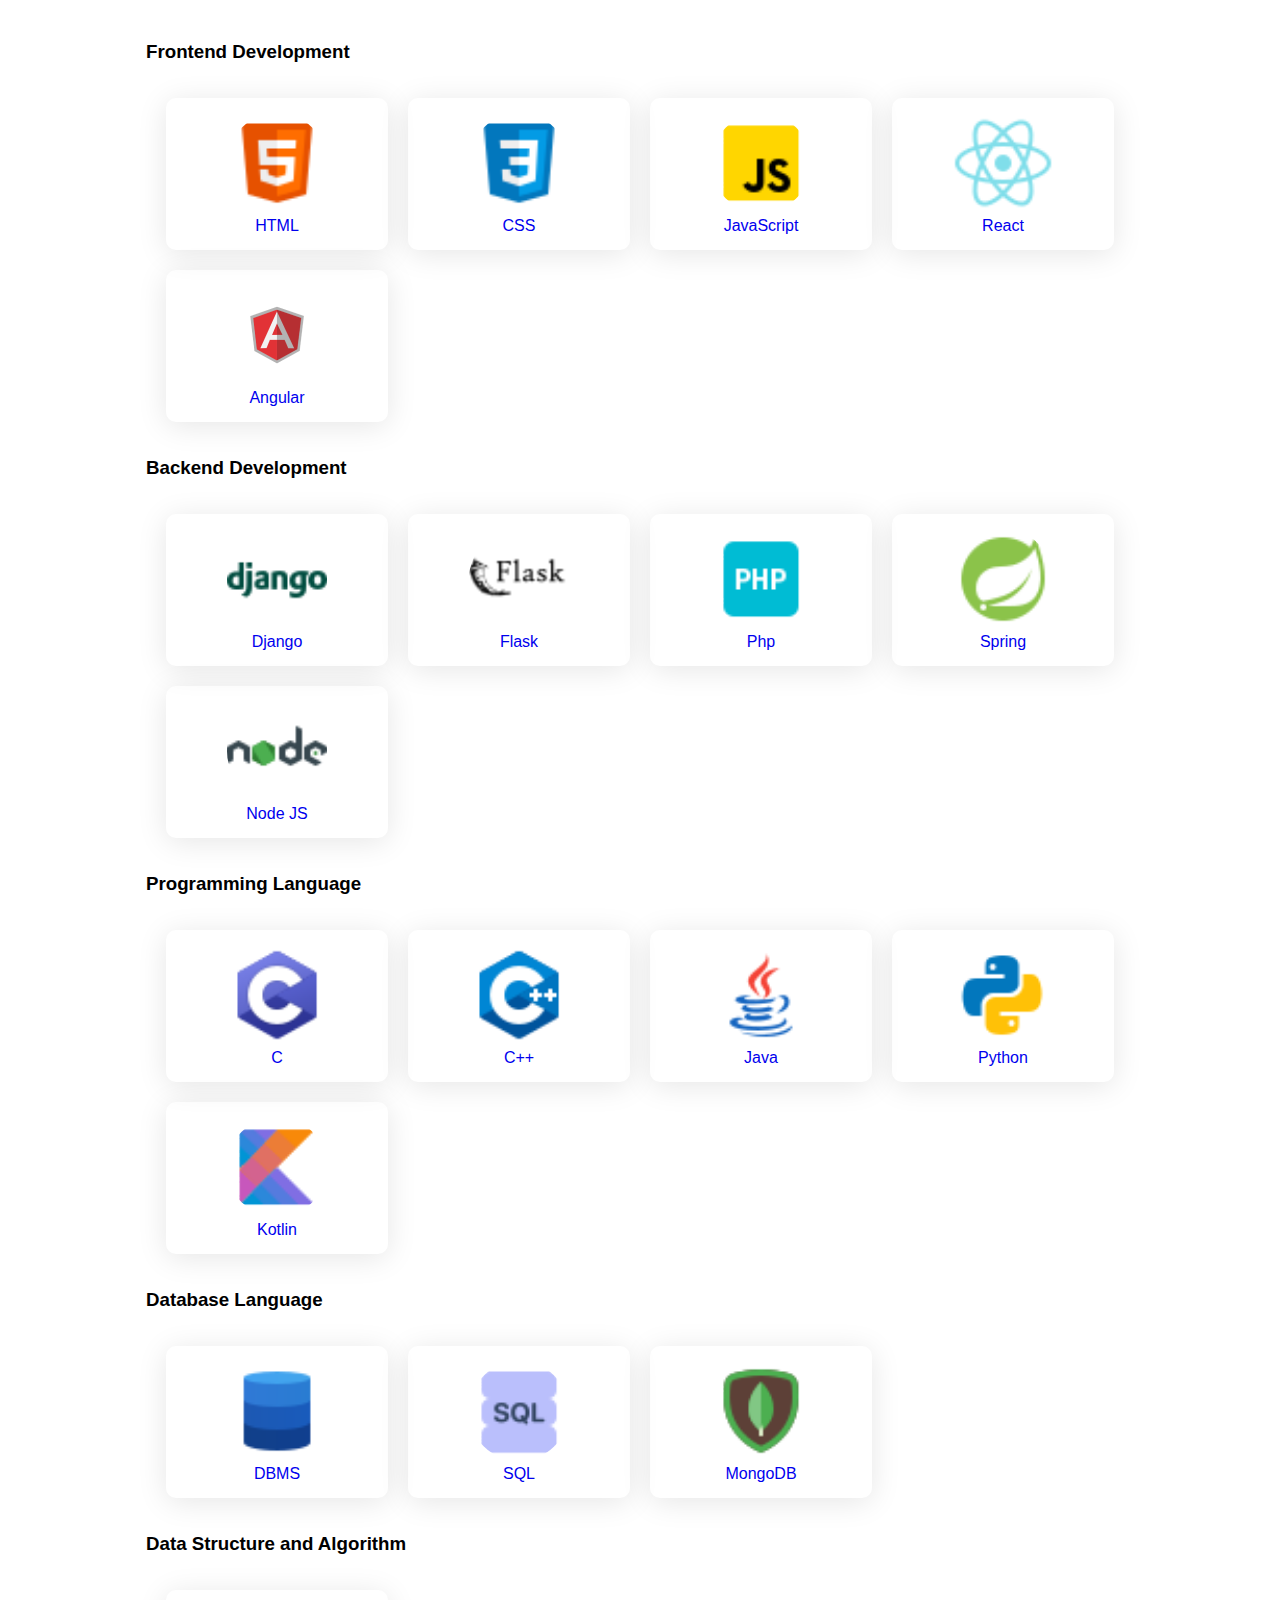
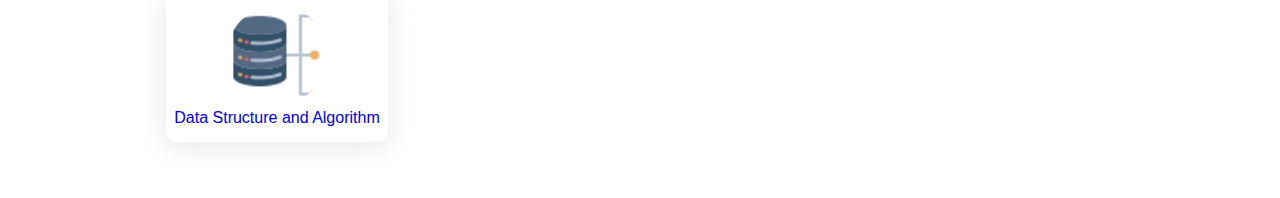
<file: pages/all_content_page/all_content.html>
<!DOCTYPE html>
<html lang="en">

<head>
    <meta charset="UTF-8">
    <meta name="viewport" content="width=device-width, initial-scale=1.0">
    <link rel="stylesheet" href="./all_content.css">
    <title>Document</title>
</head>

<body>
    <div class="content_container">
        <!-- Frontend Development sectopn start -->
        <div>
            <div class="content_heading_box">
                <h3 class="content_heading">Frontend Development</h3>
            </div>
            <div class="sub_content_container">
                <a href="../../topics/Frontend_Development/HTML/html.html" class="sub_content_box">
                    <div class="logo_box">
                        <img src="./all_content_logos/html.png" alt="" class="logo" />
                    </div>
                    <p class="sub_content_name">HTML</p>
                </a>

                <a href="../../topics/Frontend_Development/CSS/css.html" class="sub_content_box">
                    <div class="logo_box">
                        <img src="./all_content_logos/css.png" alt="" class="logo" />
                    </div>
                    <p class="sub_content_name">CSS</p>
                </a>

                <a href="../../topics/Frontend_Development/JavaScript/JavaScript.html" class="sub_content_box">
                    <div class="logo_box">
                        <img src="./all_content_logos/js.png" alt="" class="logo" />
                    </div>
                    <p class="sub_content_name">JavaScript</p>
                </a>

                <a href="../../topics/Frontend_Development/React/react.html" class="sub_content_box">
                    <div class="logo_box">
                        <img src="./all_content_logos/react.png" alt="" class="logo" />
                    </div>
                    <p class="sub_content_name">React</p>
                </a>

                <a href="../../topics/Frontend_Development/Angular/angular.html" class="sub_content_box">
                    <div class="logo_box">
                        <img src="./all_content_logos/angular.png" alt="" class="logo" />
                    </div>
                    <p class="sub_content_name">Angular</p>
                </a>
            </div>
        </div>
        <!-- Frontend Development sectopn end -->

        <!-- Backend Development sectopn start -->
        <div>
            <div class="content_heading_box">
                <h3 class="content_heading">Backend Development</h3>
            </div>
            <div class="sub_content_container">
                <a href="../../topics/Backend_Development/Django/django.html" class="sub_content_box">
                    <div class="logo_box">
                        <img src="./all_content_logos/django.png" alt="" class="logo" />
                    </div>
                    <p class="sub_content_name">Django</p>
                </a>

                <a href="../../topics/Backend_Development/Flask/flask.html" class="sub_content_box">
                    <div class="logo_box">
                        <img src="./all_content_logos/flask.png" alt="" class="logo" />
                    </div>
                    <p class="sub_content_name">Flask</p>
                </a>

                <a href="../../topics/Backend_Development/Php/php.html" class="sub_content_box">
                    <div class="logo_box">
                        <img src="./all_content_logos/php.png" alt="" class="logo" />
                    </div>
                    <p class="sub_content_name">Php</p>
                </a>

                <a href="../../topics/Backend_Development/SpringBoot/springboot.html" class="sub_content_box">
                    <div class="logo_box">
                        <img src="./all_content_logos/spring_boot.png" alt="" class="logo" />
                    </div>
                    <p class="sub_content_name">Spring</p>
                </a>

                <a href="../../topics/Backend_Development/Node/node.html" class="sub_content_box">
                    <div class="logo_box">
                        <img src="./all_content_logos/node_js.png" alt="" class="logo" />
                    </div>
                    <p class="sub_content_name">Node JS</p>
                </a>
            </div>
        </div>
        <!-- Frontend Development sectopn end -->

        <!-- Programming language sectopn start -->
        <div>
            <div class="content_heading_box">
                <h3 class="content_heading">Programming Language</h3>
            </div>
            <div class="sub_content_container">
                <a href="../../topics/Programming_Language/C/c.html" class="sub_content_box">
                    <div class="logo_box">
                        <img src="./all_content_logos/c.png" alt="" class="logo" />
                    </div>
                    <p class="sub_content_name">C</p>
                </a>

                <a href="../../topics/Programming_Language/C++/c_plus_plus.html" class="sub_content_box">
                    <div class="logo_box">
                        <img src="./all_content_logos/c++.png" alt="" class="logo" />
                    </div>
                    <p class="sub_content_name">C++</p>
                </a>

                <a href="../../topics/Programming_Language/Java/java.html" class="sub_content_box">
                    <div class="logo_box">
                        <img src="./all_content_logos/java.png" alt="" class="logo" />
                    </div>
                    <p class="sub_content_name">Java</p>
                </a>

                <a href="../../topics/Programming_Language/Python/python.html" class="sub_content_box">
                    <div class="logo_box">
                        <img src="./all_content_logos/python.png" alt="" class="logo" />
                    </div>
                    <p class="sub_content_name">Python</p>
                </a>

                <a href="../../topics/Programming_Language/Kotlin/kotlin.html" class="sub_content_box">
                    <div class="logo_box">
                        <img src="./all_content_logos/kotlin.png" alt="" class="logo" />
                    </div>
                    <p class="sub_content_name">Kotlin</p>
                </a>
            </div>
        </div>
        <!-- Programming language sectopn end -->

        <!-- Database language sectopn start -->
        <div>
            <div class="content_heading_box">
                <h3 class="content_heading">Database Language</h3>
            </div>
            <div class="sub_content_container">
                <a href="../../topics/Database_topics/DBMS/dbms.html" class="sub_content_box">
                    <div class="logo_box">
                        <img src="./all_content_logos/dbms.png" alt="" class="logo" />
                    </div>
                    <p class="sub_content_name">DBMS</p>
                </a>

                <a href="../../topics/Database_topics/SQL/sql.html" class="sub_content_box">
                    <div class="logo_box">
                        <img src="./all_content_logos/sql.png" alt="" class="logo" />
                    </div>
                    <p class="sub_content_name">SQL</p>
                </a>

                <a href="../../topics/Database_topics/NoSQL_MongoDB/mongodb.html" class="sub_content_box">
                    <div class="logo_box">
                        <img src="./all_content_logos/mongodb.png" alt="" class="logo" />
                    </div>
                    <p class="sub_content_name">MongoDB</p>
                </a>
            </div>
        </div>
        <!-- Database language sectopn end -->


        <!-- Data Structure and Algorithm sectopn start -->
        <div>
            <div class="content_heading_box">
                <h3 class="content_heading">Data Structure and Algorithm</h3>
            </div>
            <div class="sub_content_container">
                <a href="#" class="sub_content_box">
                    <div class="logo_box">
                        <img src="./all_content_logos/data_structure.png" alt="" class="logo" />
                    </div>
                    <p class="sub_content_name">Data Structure and Algorithm</p>
                </a>
            </div>
        </div>
        <!-- Data Structure and Algorithm sectopn end -->
    </div>
</body>

</html>
</file>
<file: style.css>
@import url('https://fonts.googleapis.com/css?family=Montserrat:500&display=swap');
@import url('https://fonts.googleapis.com/css?family=Dancing+Script&display=swap');
@import url('https://fonts.googleapis.com/css?family=Open+Sans&display=swap');

* {
	box-sizing: border-box;
	margin: 0;
	padding: 0;
}

html {
	scroll-behavior: smooth;
}
body {
	/* background: #FFF; */
	/* background: #1eb2a6; */
	background: #08D9D5;
	font-family: 'Open Sans', sans-serif;
}

header {
	height: 90vh;
	/* background: #000; */
}
.black {
	box-shadow: 0 2px 10px rgba(0, 0, 0, 0.5);
}
nav {
	padding-top: 20px;
	padding-bottom: 20px;
	top: 0;
	position: fixed;
	display: flex;
	width: 100%;
	z-index: 1000;
	background: #fff;
	justify-content: space-around;
	transition: 1.5s;
	align-items: center;
}
nav ul {
	display: flex;
	align-items: center;
}
nav ul li {
	list-style: none;
	margin: 5px 10px;
}
nav ul li a {
	padding: 2px 10px;
	color: #2e2e2e;
	cursor: pointer;
	transition: .5s;
	text-decoration: none;
}
nav ul li a:hover {
	color: #fff;
	border-radius: 5px;
	background: #669e05;
}
/* .active {
	color: #fff;
	border-radius: 5px;
	background: #00796B;
} */
.srch {
	padding: 2px 10px;
	display: flex;
	/* align-items: center; */
	justify-content: center;
	/* background: #0066ff; */
	border: 1px solid;
	border-radius: 20px;
}
.srch img {
	width: 25px;
	cursor: pointer;
}
.srch .search {
	/* padding: 2px 10px; */
	outline: none;
	border: none;
	background: transparent;
}

.get-started {
	margin-left: 50px;
	padding: 5px 20px;
	border: 2px solid #DF2771;
	border-radius: 20px;
	text-decoration: none;
	
	transition: .5s;
	background-color: #DF2771;
	color: #fff;
}
.get-started:hover {
	color: #2e2e2e;
	background: #fff;
}
.logo img{
	width: 120px;
	cursor: pointer;
	transition: all 1s;
}

a, button {
	float: left;
	font-family: "Montserrat", sans-serif;
	font-weight: 500;
	font-size: 15px;
	color: #2E3D49;
	display: block;
	text-decoration: none;
	text-align: center;
}
.head-container {
	margin-top: 245px;
	display: flex;
	flex-wrap: wrap;
	align-items: center;
	justify-content: space-around;
}
.quote {
	width: 600px;
	transform: translateY(-50px);
}
.quote h5 {
	margin-top: 20px;
	color: #0009;
	line-height: 20px;
}
.quote p {
	font-size: 50px;
	color: #2e2e2e;
}
.quote .play {
	margin-top: 20px;
	display: flex;
	/* justify-content: center; */
	align-items: center;
}
.quote .play img {
	width: 45px;
	cursor: pointer;
	filter: drop-shadow(0 0 10px #0002);
}
.quote .play span a{
	margin-left: 10px;
	font-size: 20px;
	font-weight: 900;
	color: rgba(0, 0, 0, 0.8);
	cursor: pointer;
}
.svg-image img{
	width: 500px;
	filter: drop-shadow(0 20px 10px rgba(0,0,0,0.2));
}

/* SIDE MENU */
.menu {
	cursor: pointer;
	width: 25px;
	display: none;
}
.side-menu {
	width: 100%;
	height: 100%;
	background: rgba(182, 33, 90, 0.993);
	position: absolute;
	top: 0;
	transition: .8s;
	z-index: 2000;
	transform: translateX(-100%);
}
.side-menu ul {
	margin-top: 35%;
	display: flex;
	flex-direction: column;
	justify-content: center;
	/* background: #FA4B37; */
}
.side-menu ul li {
	list-style: none;
	/* background: #009900; */
	display: flex;
	justify-content: center;
	align-items: center;
	/* border-bottom: 1px solid #fff; */
	/* padding: 10px 0px; */
}
.side-menu ul li:hover a{
	background: #fff;
	color: #DF2771;
}
.side-menu ul li a{
	color: #FFF;
	width: 100%;
	font-size: 1em;
	/* background: #2E3D49; */
	text-decoration: none;
	padding: 15px 0px;
}
.close img{
	float: right;
	width: 35px;
	cursor: pointer;
	margin: 10px;
}
.user {
	display: flex;
	justify-content: center;
	align-items: center;
	margin-top: 10%;
}
.user img {
	width: 60px;
	border-radius: 50%;
	border: 2px solid #fff;
	filter: drop-shadow(0 10px 20px #0004);
	margin-right: 30px;
	cursor: pointer;
}
.user p {
	color: #fff;
	cursor: pointer;
}
.user img, .user p {
	opacity: 1;
}
/*Common things in all sections*/
#about_section, #portfolio_section, #team_section, #services_section, #contactus_section {
	font-family: 'Open Sans', sans-serif;
	color: #2E3D49;
	position: relative;
}
.diffSection {
	width: 100%;
	/*position: relative;*/
	justify-content: center;
	align-items: center;
	margin-bottom: 50px;
}
.diffSection .content {
	margin: 10px;
	text-align: center;
	padding: 10px 100px;
	font-size: 1.1em;
}

/*PORTFOLIO*/
.extra {
	width: 100%;
	/* height: ; */
}
.extra p {
	padding: 30px;
	padding-bottom: 150px;
	font-size: 50px;
	text-align: center;
	color: #fff;
	background-image: linear-gradient(rgba(0,0,0,0),rgba(0,0,0,0.7)),url("images/extra/b1.jpg");
	background-size: cover;
	background-attachment: fixed;
	font-family: cursive;
	z-index: -9;
}
.smbox {
	display: flex;
	flex-wrap: wrap;
	transform: translateY(-100px);
	justify-content: center;
}
.smbox span {
	margin: 1%;
	background: #fff;
	box-shadow: inset 0px 0px 25px rgba(0,0,0,0.2),
						0 0 40px rgba(0,0,0,0.3);
	border-radius: 10px;
	padding: 30px 50px;
	cursor: pointer;
}
.smbox span:hover {
	transform: scale(1.3);
	transition: .5s ease;
}
.smbox .data {
	font-size: 80px;
	color: #FA6146;	
}
.smbox .det {
	font-size: 20px;
	color: #272529;
	font-family: cursive;
}

/*Title*/
.title {
	 margin-top: 0px; 
	/* font-family: 'Open Sans', sans-serif; */
	font-size: 30px;
	text-align: center;
	color: #2E3D49;
}

/*ABOUT*/
.about-content {
	width: 100%;
	position: relative;
	justify-content: center;
	flex-wrap: wrap;
	display: flex;
	align-items: center;
}
.about-content .side-text {
	width: 550px;
	padding: 50px 40px;
	background: #fff;
	box-shadow: 2px 0 100px rgba(0,0,0,0.3);
	border-radius: 5px;
	text-align: justify;
	line-height: 22px;
	opacity: 0;
	transform: translateX(-100px);
	transition: 1s ease-in-out;
}
.about-content .side-text-appear {
	opacity: 1;
	transform: translateX(0px);
}
.about-content .side-text h2 {
	padding: 10px;
}
.about-content .side-text p {
	padding: 10px;
}
.about-content .side-image img {
	width: 90%;
	border-radius: 5px;
}
.sideImage {
	transform: translateX(100px);
	opacity: 0;
	transition: .8s ease-in-out;
}
.sideImage-appear {
	opacity: 1;
	transform: translateX(0px);
}

/*POPULAR SUBJECTS*/
.cbox {
	position: relative;
	width: 100%;
	display: inline-flex;
	flex-wrap: wrap;
	justify-content: center;
}
.cbox .det {
	/* width: 250px;
	height: 80px; */
	margin: 10px;
	background: #08D9D5;
	cursor: pointer;
	/* border-radius: 5PX; */

}
.cbox .det a{
	justify-content: space-around;
	width: 250px;
	height: 80px;
	padding: 28px;
	border-radius: 10px;
	/* border: 1px solid #FA4B37; */
	font-size: 15px;
	color: #272529;
	/* font-family: cursive; */
	text-decoration: none;
	background-color: #fff;
}
.cbox .det a:hover {
	/* background: linear-gradient(to right, #FA4B37, #DF2771); */
	/* background: #00796b; */
	/* background: linear-gradient(0deg, #00796B 0%, #A7FFEB 100%); */
	/* background: linear-gradient(57deg, #00796B 0%, #1DE9B6 100%); */
	/* background: linear-gradient(57deg, #00796B 0%, #07bb8e 100%); */
	/* background: ; */
	transform: scale(1.12);
	transition: 0.54s;

	color: black;
}
.cbox .det a:hover img{
	/* filter: brightness(100); */
}
.cbox img {
	width: 20px;
	margin-right: 20px;
}

/*TEAM SECTION*/
.totalcard {
	width: 100%;
	display: flex;
	flex-wrap: wrap;
	align-items: center;
	justify-content: center;
	margin-bottom: 50px;
}
.totalcard .card {
	margin: 50px;
	width: 300px;
	border-radius: 10px;
	background: #fff;
}
.totalcard .card{
	box-shadow: inset 0 0 10px rgba(0,0,0,0.4),
					0 0 10px rgba(0,0,0,0.3);
}
.card:nth-child(1){
	border-top: 5px solid green;
}
.card:nth-child(2){
	border-top: 5px solid blue;
}
.card:nth-child(1):hover {
	box-shadow: inset 0px 0px 10px rgba(0,255,0,0.5),
				1px 1px 30px rgba(0,255,0,0.5);
}
.card:nth-child(2):hover {
	box-shadow: inset 0px 0px 10px rgba(0,0,255,0.5),
				1px 1px 30px rgba(0,0,255,0.5);
}
.totalcard .card img {
	width: 100px;
	height: 100px;
	margin-top: 5px;
	cursor: pointer;
	border-radius: 50px;
	transition-duration: .8s;
}
.totalcard .card img:hover {
	transform: scale(3.5);
	border-radius: 0;
	box-shadow: 0 0 20px rgba(0,0,0,0.5);
}
#detail p{
	font-size: 15px;
	line-height: 25px;
	font-variant: small-caps;
	text-align: center;
	margin: 25px;
	margin-bottom: 0px;
	margin-top: 0px;
}
#detail button {
	outline: none;
	border-radius: 10px;
	border-style: none;
	border: 1px solid black;
	padding: 9px 25px;
	cursor: pointer;
	transition-duration: .4s;
}
#detail a {
	bottom: 80px;
	text-decoration: none;
	margin-bottom: 30px;
	margin-top: 20px;
	margin-left: 90px;
	align-self: center;
}
.btn-roshan:hover {
	background: rgba(0,255,0,0.7);
	color: #fff;
}
.btn-roshan2:hover {
	background: rgba(0,0,255,0.5);
	color: #fff;
}
.card-title {
	font-size: 17px;
	color: #343A40;
	padding: 20px;
	font-weight: 700;
}

/*Service Section*/
/*Service Section*/
.service-swipe {
	display: flex;
	flex-wrap: wrap;
	justify-content: center;
	align-items: center;
	background-image: linear-gradient(rgba(0,0,0,0),rgba(0,0,0,0.7)),url("images/extra/b3.jpg");
	background-size: cover;
	background-attachment: fixed;
}
.service-swipe .s-card img {
	width: 100px;
}
.service-swipe a {
	padding: 0;
	margin: 40px 10px;
}
.service-swipe .s-card {
	display: flex;
	justify-content: space-around;
	padding: 10px;
	align-items: center;
	text-align: center;
	width: 350px;
	height: 200px;
	box-shadow: inset 0 0 20px rgba(255,255,255,0.05),
					0 0 50px rgba(0,0,0,0.8);
	border-radius: 5px;
	cursor: pointer;
	transition-duration: .5s;
}
.service-swipe .s-card p {
	color: #f2f2f2;
	font-size: 1.2em;
	font-family: 'Open Sans',sans-serif;
}
.service-swipe .s-card:hover {
	box-shadow: 0 0 50px rgba(255,255,255,0.8);
	transform: translateY(-10px);
}

/*Contact Us Section*/
.csec {
	background: linear-gradient(to right, #FA4B37, #DF2771);
	background-attachment: fixed; 
	position: absolute;
	width: 100%;
	height: 250px;
	top: 200px;
	content: '';
	transform-origin: top right;
	transform: skewY(-10deg);
	z-index: -1;
}
.back-contact {
	margin-top: 0px;
	/* transform: translateY(-50px); */
	display: flex;
	align-items: center;
	justify-content: space-around;
}
.cc {
	height: 400px;
	width: 400px;
	height: 500px;
	border-radius: 10px;
	justify-content: center;
	box-shadow: 1px 1px 20px rgba(0,0,0,0.4);
	background: #fff;
}
.cc form {
	margin: 5%;
	margin-top: 40px;
	width: 90%;
	height: 90%;
}
.cc form label {
	position: absolute;
	color: #2E3D49;
	font-size: 10px;
	font-weight: 800;
}
.cc form input {
	padding: 15px;
	margin-bottom: 10px;
	border-radius: 5px;
	box-shadow: inset 0 0 5px lightgray;
	border: 1px solid rgba(0,0,0,0.2);
	outline: none;
	color: #2E3D49;
	font-weight: 600;
}
.imp {
	color: red;
}
form textarea {
	width: 100%;
	height: 100px;
	box-shadow: inset 0 0 5px lightgray;
	border: 1px solid rgba(0,0,0,0.2);
	border-radius: 5px;
	outline: none;
	color: #2E3D49;
	font-weight: 600;
	padding: 15px;
}
#csubmit {
	margin-top: 20px; 
	background: linear-gradient(to right, #FA4B37, #DF2771);
	border-radius: 5px;
	border-style: none;
	outline: none;
	width: 100%;
	padding: 15px 25px;
	color: #fff;
	font-size: 12px;
	cursor: pointer;
}

/*REVIEW SECTION*/
#makeitfull {
	display: flex;
	justify-content: center;
	transform: translateY(35px);
}
#makeitfull img {
	width: 50px;
}
.review {
	background: #F8F8F8;
	width: 100%;
}
.rev-container {
	padding: 10px 10%;
	display: flex;
	flex-wrap: wrap;
	justify-content: space-around;
}
.rev-container .rev-card {
	/*overflow: hidden;*/
	width: 550px;
	height: 240px;
	margin-bottom: 40px;
	background: #fff;
	display: flex;
	padding: 10px;
	box-shadow: 2px 2px 20px rgba(0,0,0,0.2);
}
.rev-card:hover {
	box-shadow: 1px 1px 5px rgba(0,0,0,0.2);
}
.identity {
	display: flex;
	flex-wrap: wrap;
	justify-content: center;
	padding: 10px;
}
.identity img {
	width: 120px;
	height: 120px;
	transition-duration: .8s;
	border-radius: 50%;
}
.identity img:hover {
	transform: scale(2.2);
	border-radius: 0px;
	box-shadow: 0 0 20px rgba(0,0,0,0.3);
}
.identity p {
	width: 150px;
	font-weight: bold;
	color: #2E3D49;
	text-align: center;
}
.identity h6 {
	width: 150px;
	text-align: center;
}
.identity .rating img {
	width: 12px;
	height: 12px;
	margin-right: 5px;
}
.rev-cont {
	overflow: hidden;
}
.rev-cont #title {
	padding: 10px;
	color: #2E3D49;
	font-weight: bold;
}
.rev-cont #content {
	padding: 10px;
	font-size: .9em;
	color: #2E3D49;
	line-height: 22px;
	text-align: justify;
}


/*FEEDBACK*/
.title2 {
	position: relative;
	margin-top: 150px;
	margin-left: 100px;
}
.title2 span{
	font-weight: 700;
	font-family: 'Open Sans', sans-serif;
	font-size: 30px;
	color: #2E3D49;
}
.title2 .shortdesc2 {
	padding: 10px;
	font-family: 'Open Sans', sans-serif;
	font-size: 15px;
	color: #2E3D49;
	margin-bottom: 10px;
}
.feedbox {
	margin-top: 50px;
	width: 100%;
	display: flex;
	background-image: linear-gradient(rgba(0,0,0,0),rgba(0,0,0,0.7)),url("images/extra/b4.jpg");
	background-size: cover;
	padding: 50px 80px;
	background-attachment: fixed;
}
.feed {
	width: 800px;
	height: 400px;
	position: relative;
	border-radius: 10px;
	justify-content: center;
	box-shadow: inset 0 0 90px rgba(0,0,0,0.6),
					0 0 80px rgba(0,0,0,0.2);
	background: rgba(0,0,0,0.4);
}
.feed form {
	width: 100%;
	height: 100%;
	padding: 20px;
}

.feed form label {
	position: absolute;
	color: #f2f2f2;
	font-size: 10px;
	font-weight: 800;
}
.feed form input, .feed textarea {
	padding: 15px;
	border-radius: 5px;
	box-shadow: inset 0 0 5px lightgray;
	border: 1px solid rgba(0,0,0,0.2);
	outline: none;
	color: #2E3D49;
	background: #fff9;
	font-weight: 600;
}
.feed form input {
	margin-bottom: 15px;
	width: 50%;
}
.feed form .fname {
	width: 25%;
}
.feed form textarea {
	width: 100%;
	height: 100px;
}
.feed #csubmit {
	margin-top: 25px; 
	background: linear-gradient(to right, #FA4B37, #DF2771);
	border-radius: 5px;
	border-style: none;
	outline: none;
	width: 100%;
	padding: 15px 25px;
	color: #fff;
	font-size: 12px;
	cursor: pointer;
}

/*SCROLLING TEXT*/
.marqu {
	text-align: center;
	justify-content: center;
	color: #fff;
	font-size: 20px;
	padding: 10px;
}

/*FOOTER*/
footer {
	color: #E5E8EF;
	background: #000D;
	padding: 50px 0; 
}
footer .footer-container {
	max-width: 1300px;
	margin: auto;
	padding: 0 20px;
	display: flex;
	justify-content: space-between;
	align-items: center;
	flex-wrap: wrap-reverse;
}
footer .social-media img{
	width: 22px;
}
footer .logo {
	width: 180px;
	color: #fff;
}
footer .social-media a{
	margin-right: 10px;
	font-size: 22px;
	text-decoration: none;
}
footer .right-col h1{
	font-size: 26px;
}
footer .border{
	width: 100px;
	height: 4px;
	background: linear-gradient(to right, #FA4B37, #DF2771);
	margin: 2px;
}
footer .newsletter-form {
	display: flex;
	justify-content: center;
	align-items: center;
	flex-wrap: wrap;
}
footer input::placeholder {
  color: white !important;
}
footer .txtb {
	flex: 1;
	padding: 18px 40px;
	font-size: 16px;
	background: #343A40;
	border: none;
	font-weight: 700;
	outline: none;
	border-radius: 5px;
	min-width: 260px;
	margin-top: 20px;
	color: white;
}
footer .btn {
	margin-top: 20px;
	padding: 18px 40px;
	font-size: 16px;
	color: #f1f1f1;
	background: linear-gradient(to right, #FA4B37, #DF2771);
	border: none;
	font-weight: 700;
	outline: none;
	border-radius: 5px;
	margin-left: 20px;
	cursor: pointer;
	transition: opacity .3s linear;	
}
footer .btn:hover {
	opacity: .7;
}

/*PROPERTIES FOR MAKING WEBSITE RESPONSIVE*/
@media screen and (max-width: 960px) {
	.footer-container {
		max-width: 600px;
	}
	.right-col {
		width: 100%;
		margin-bottom: 60px;
	}
	.left-col {
		width: 100%;
		text-align: center;
	}
	.social-media {
		display: flex;
		justify-content: center;
	}
	.logo {
		transition: 1s;
		margin-left: 30%;
	}
	nav ul, .srch, .get-started{
		display: none;
	}
	.menu {
		display: block;
	}
	nav {
		padding-bottom: 20px;
		border-bottom: 1px solid #0005;
		/* position: fixed; */
		/* top: 0; */
	}
	.quote p, .quote h5, .play {
		justify-content: center;
		text-align: center;
	}
	.quote p {
		font-size: 30px;
	}
	.service-container .right-side img {
		width: 90%;
	}
	.title {
		margin-top: 0px;
	}

	.contact_image{
		display: none;
	}
	
}
@media screen and (max-width: 700px) {
	footer .btn{
		margin: 0;
		width: 100%;
		margin-top: 20px;
	}
	.svg-image img {
		width: 90%;
		margin: 20px;
		/* align-self: center; */
	}
}

@media screen and (max-width: 1000px) {	
	.feedbox form input, .feedbox form .fname{
		width: 100%;
	}
}
</file>
<file: loginStyle.css>
* {
	margin: 0;
	padding: 0;
	font-family: sans-serif;
}

body {
	background-image: linear-gradient(rgba(0,0,0,0),rgba(0,0,0,0.5)),url("images/extra/backwallpaper.jpg");
	background-size: cover;
	background-attachment: fixed;
	display: flex;
	justify-content: center;
}
.logo {
	display: flex;
	justify-content: center;
}
.logo img {
	width: 100px;
}
.form-box
{
	width: 380px;
	height: 500px;
	position: relative;
	margin: 6% auto;
	background: #fff8;
	padding: 5px;
	border-radius: 5px;
	overflow: hidden;
	box-shadow: 0px 0px 100px rgba(0,0,0,0.4);
}

.button-box
{
	width: 220px;
	margin: 35px auto;
	position: relative;
	box-shadow: 0 0 20px 9px rgba(0,0,0,.1);
	border-radius: 30px;
}

.toggle-btn
{
	padding: 10px 30px;
	cursor: pointer;
	background: transparent;
	position: relative;
	border: 0;
	outline: none;
}

#btn
{
	top: 0;
	left: 0;
	position: absolute;
	width: 110px;
	height: 100%;
	background: linear-gradient(to right, #FA4B37, #DF2771);
	border-radius: 30px;
	transition: 0.5s;
}
.social-icons
{
	margin: 30px auto;
	text-align: center;
}
.social-icons img
{
	width: 30px;
	margin: 0 7px;
	cursor: pointer;
	opacity: 0.85;
}

.input-group
{
	top: 180px;
	position: absolute;
	width: 280px;
	transition: .5s;
	font-size: 13px;
	color: #010101;
}
.inp {
	border-bottom: 1px solid rgba(0,0,0,0.4);
	justify-content: center;
}
.inp img{
	width: 20px;
	padding-right: 10px;
}
.input-field
{
	width: 100%;
	padding: 10px 0;
	margin: 5px 0;
	border-left: 0;
	border-right: 0;
	border-top: 0;
	border-bottom: 1px solid rgba(0,0,0,0.4);
	outline: none;
	background: transparent;
	color: rgba(0,0,0);
}
::placeholder { /* Chrome, Firefox, Opera, Safari 10.1+ */
	color: rgba(0,0,0,0.7);
	/*opacity: 1;  Firefox */
}
#register .input-field {
	color: rgba(0,0,0,0.8);
}
.submit-btn
{
	width: 85%;
	padding: 10px 30px;
	cursor: pointer;
	display: block;
	margin: auto;
	background: linear-gradient(to right, #FA4B37, #DF2771);
	color: #fff;
	border: 0;
	outline: none;
	border-radius: 30px;
}

.reg-btn {
	background: lightgray;
}
.check-box
{
	cursor: pointer;
	margin: 30px 10px 30px 0;
}

.instead {
	margin-top: 10px;
}
.instead h3 {
    overflow: hidden;
    text-align: center;
    color: rgba(0,0,0,0.6);
}
.instead h3:before,
.instead h3:after {
    background-color: rgba(0,0,0,0.5);
    content: "";
    display: inline-block;
    height: 1px;
    position: relative;
    vertical-align: middle;
    width: 50%;
}
.instead h3:before {
    right: 0.5em;
    margin-left: -50%;
}
.instead h3:after {
    left: 0.5em;
    margin-right: -50%;
}
span
{
	color: rgba(0,0,0,0.8);
	font-size: 12px;
}

#login
{
	left: 50px;
}
#register
{
	left: 450px;
}

.other {
	display: grid;
	justify-content: center;
	margin-top: 250px;
}

.connect {
	display: flex;
	margin: 10px;
	padding: 0px 30px;
	align-items: center;
	text-align: center;
	justify-content: center;
	border: 1px solid lightgray;
	cursor: pointer;
	outline: none;
	/*border-radius: 10px;*/
	background: #fff3;
}
.connect:hover {
	background: #fff8;
}
.connect img {
	padding: 5px;
	width: 25px;
}
.connect span {
	padding: 10px;
	font-size: 15px;
}
</file>
<file: subjects/subjects.css>
@import url('https://fonts.googleapis.com/css?family=Montserrat:500&display=swap');
@import url('https://fonts.googleapis.com/css?family=Dancing+Script&display=swap');
@import url('https://fonts.googleapis.com/css?family=Open+Sans&display=swap');

* {
	box-sizing: border-box;
	margin: 0;
	padding: 0;
}
html {
	scroll-behavior: smooth;
}
body {
	background: #FFF;
	font-family: 'Open Sans', sans-serif;
}

/*SCROLLBAR Styling*/
::-webkit-scrollbar {
  width: 5px;
}
::-webkit-scrollbar-thumb {
  background: #FA4B37;
  border-radius: 5px;
}
::-webkit-scrollbar-thumb:hover {
  background: #DF2771; 
}

/*NAVIGATION BAR*/
.nav
{
	width: 100%;
	background-color: #fff;
	display: flex;
	flex-wrap: wrap;
	justify-content: space-between;
	align-items: center;
	padding: 20px 2%;
	position: fixed;
	top: 0px;
	z-index: 10;
	box-shadow: 1px 1px 10px rgba(0,0,0,0.5);
}

.nav li, a, button
{
	float: left;
	font-family: "Montserrat", sans-serif;
	font-weight: 500;
	font-size: 13px;
	color: #2E3D49;
	display: block;
	text-decoration: none;
	text-align: center;
}

.nav ul li img {
	width: 20px;
	margin-right: 10px;
	transform: translateY(5px);
	padding-top: 5px;
}

.nav ul li 
{
	list-style: none;
	display: inline-block;
	padding: 0px 20px;
}

.nav ul li a
{
	transition: all 0.3s ease 0s;
}

.nav ul li a:hover
{
	color: #FA4B37;
}

.nav button
{
	padding: 9px 25px;
	background: linear-gradient(to right, #FA4B37, #DF2771);
	color: #fff;
	border: none;
	border-radius: 5px;
	cursor: pointer;
	outline: none;
	transition: all 0.3s ease 0s;
}
#srchbtn {
	padding: 9px 20px;
}
#srchbtn img {
	width: 15px;
	filter: brightness(100);
}
.nav button:hover
{
	opacity: .9;
}
.nav .search
{
	float: right;
}
.nav .search .srch
{
	font-size: 13px;
	width: 300px;
	border: none;
	outline: none;
	border-bottom: 2px solid #FA4B37;
	padding: 9px;
}
.nav .search button
{
	margin-right: 5px;
	float: right;
	margin-left: 10px;
}
.nav .switch-tab {
	cursor: pointer;
	visibility: hidden;
}
.nav .switch-tab img {
	width: 20px;
}
.nav .check-box {
	cursor: pointer;
	visibility: hidden;
}

/*TITLE*/
.title {
	margin-top: 150px;
	margin-left: 100px;
}
.title span{
	font-weight: 700;
	font-family: 'Open Sans', sans-serif;
	font-size: 60px;
	color: #2E3D49;
}
.title .shortdesc {
	padding: 10px;
	font-family: 'Open Sans', sans-serif;
	font-size: 20px;
	color: #2E3D49;
	margin-bottom: 50px;
}

/*Quick Links*/
.course {
	display: grid;
	justify-content: center;
}

.cbox {
	display: inline-flex;
	flex-wrap: wrap;
	justify-content: center;
}
.cbox .det {
	height: 60px;
	margin: 10px;
	background: #fff;
	cursor: pointer;
	border-radius: 50px;
}
.cbox .det a{
	justify-content: space-around;
	width: 100%;
	padding: 20px;
	border-radius: 50px;
	border: 1px solid #FA4B37;
	font-size: 15px;
	color: #272529;
	font-family: cursive;
	text-decoration: none;
}

.cbox .det a:hover{
	background: linear-gradient(to right, #FA4B37, #DF2771);
	color: white;
}

.inbt {
	padding: 10px;
	font-family: 'Open Sans', sans-serif;
	font-size: 30px;
	color: #2E3D49;
	margin: 100px;
	margin-bottom: 50px;
}

/*COURSES AVAILABLE*/
.ccard {
	display: flex;
	flex-wrap: wrap;
	justify-content: center;
	align-items: center;
}
.ccardbox {
	display: flex;
	flex-wrap: wrap;
	justify-content: center;
}

.dcard {
	margin: 10px;
	width: 300px;
	height: 200px;
	background: linear-gradient(to right, #FA4B37, #DF2771);
	border-radius: 10px;
	box-shadow: 0 0 20px rgba(0,0,0,0.4);
}

.dcard .fpart {
	width: inherit;
	height: 150px;
	color: #000;
	text-align: left;
	overflow: hidden;
}
.dcard .fpart img {
	width: 100%;
	height: 100%;
}

.dcard .spart {
	padding: 10px;
	padding-right: 0px;
	color: #fff;
	text-align: left;
	cursor: pointer;
}
.dcard .spart img {
	width: 20px;
	margin-left: 170px;
	cursor: pointer;
	/* transform: rotate(180deg); */
}

.dcard:hover .fpart img{
	transition: .8s ease;
	transform: scale(1.2);
}

/*Small Titles for  Topics*/
.title2 {
	position: relative;
	padding-top: 150px;
	margin-left: 100px;
}
.title2 span{
	font-weight: 700;
	font-family: 'Open Sans', sans-serif;
	font-size: 30px;
	color: #2E3D49;
}
.title2 .shortdesc2 {
	padding: 10px;
	font-family: 'Open Sans', sans-serif;
	font-size: 15px;
	color: #2E3D49;
	margin-bottom: 10px;
}

/*Videos Section*/
.ccardbox2 {
	display: flex;
	justify-content: center;
	flex-wrap: wrap;
}

.dcard2 {
	margin: 20px;
	width: 300px;
	height: 160px;
	background: linear-gradient(to right, #FA4B37, #DF2771);
	border-radius: 10px;
}
.dcard2:hover .fpart2 img {
	display: none;
}
.dcard2 .fpart2 { 
	width: inherit;
	height: 180px;
	background: #000;
	color: #000;
	text-align: left;
	border-top-right-radius: 100px;
	transform: translateY(-19px);
	box-shadow: 0 0 20px rgba(0,0,0,0.4);
	overflow: hidden;
}
.dcard2 .tag {
	position: relative;
	margin-left: 270px;
	top: 10px;
	color: #fff;
}
.dcard2 .fpart2 img {
	width: 100%;
	height: 100%;
}
.fpart2 iframe {
	height: inherit;
	width: inherit;
}

/*Watch Full Playlist*/
.click-me {
	justify-content: center;
	display: flex;
}
.click-me a {
	color: #DF2771;
	text-decoration: none;
	transition-duration: .5s;
	padding: 10px;
}
.click-me a:hover {
	background: #DF2771;
	color: #fff;
}

/*PROJECTS*/
.project-panel {
	/*background: #000;*/
	display: flex;
	flex-wrap: wrap;
	align-items: center;
	justify-content: center;
}
.project-card {
	width: 250px;
	/*height: 220px;*/
	background: #fff;
	margin-right: 10px;
	margin-bottom: 10px;
	border-radius: 5px;
	cursor: pointer;
	box-shadow: 2px 2px 10px rgba(0,0,0,0.3);
}
.project-card img {
	width: inherit;
	/*height: 140px;*/
}
.project-card:hover {
	transform: scale(1.2);
	transition: .5s ease;
}
.project-card:hover .download a{
	visibility: visible;
}
.project-card .info {
	padding: 10px;
}
.project-card .info h4 {
	color: #2E3D49;
}
.project-card .info p {
	font-size: 12px;
}
.download {
	margin-top: 10px;
	display: flex;
	justify-content: center;
}
.download a{
	padding: 5px 10px;
	color: #DF2771;
	font-size: .8em;
	visibility: hidden;
}
.download:hover a{
	transition: .5s ease;
	background: #DF2771;
	color: #fff;
}


/*Sample Papers*/

.sample {
	display: flex;
	align-items: center;
	flex-wrap: wrap;
	justify-content: space-around;
}
.lastSample {
	margin-bottom: 100px;
}
.sample ul {
	margin: 20px;
}

.sample ul li{
	padding: 28px;
	list-style: none;
}

.sample ul li a {
	color: #FA4B37;
	width: 300px;
	font-size: 20px;
}

/*Footer*/

footer {
	color: #E5E8EF;
	background: #000D;
	padding: 50px 0; 
}

footer .footer-container {
	max-width: 1300px;
	margin: auto;
	padding: 0 20px;
	display: flex;
	justify-content: space-between;
	align-items: center;
	flex-wrap: wrap-reverse;
}

footer .social-media img{
	width: 22px;
}

footer .logo {
	width: 180px;
	color: #fff;
	font-family: 'Montserrat', cursive;
}
footer .social-media{
	margin: 20px 0;
}

footer .social-media a{
	color: #001a21;
	margin-right: 10px;
	font-size: 22px;
	text-decoration: none;
}

footer .right-col h1{
	font-size: 26px;
}
footer .border{
	width: 100px;
	height: 4px;
	background: linear-gradient(to right, #FA4B37, #DF2771);
	margin: 2px;
}

footer .newsletter-form {
	display: flex;
	justify-content: center;
	align-items: center;
	flex-wrap: wrap;
}
footer input::placeholder {
  color: white !important;
}
footer .txtb {
	flex: 1;
	padding: 18px 40px;
	font-size: 16px;
	background: #343A40;
	border: none;
	font-weight: 700;
	outline: none;
	border-radius: 5px;
	min-width: 260px;
	margin-top: 20px;
	color: white;
}

footer .btn {
	margin-top: 20px;
	padding: 18px 40px;
	font-size: 16px;
	color: #f1f1f1;
	background: linear-gradient(to right, #FA4B37, #DF2771);
	border: none;
	font-weight: 700;
	outline: none;
	border-radius: 5px;
	margin-left: 20px;
	cursor: pointer;
	transition: opacity .3s linear;	
}

footer .btn:hover {
	opacity: .7;
}


/*For Responsive Website*/
@media screen and (max-width: 960px) {
	.footer-container {
		max-width: 600px;
	}
	.right-col {
		width: 100%;
		margin-bottom: 60px;
	}
	.left-col {
		width: 100%;
		text-align: center;
	}
	.social-media {
		display: flex;
		justify-content: center;
	}
}

@media screen and (max-width: 700px) {
	footer .btn{
		margin: 0;
		width: 100%;
		margin-top: 20px;
	}
}
@media screen and (max-width: 1366px) {
	.search {
		display: none;
		margin-bottom: 10px;
	}
}

@media screen and (max-width: 1000px) {
	.nav ul, .nav .search {
		display: none;
	}
	.nav #learned-logo {
		transition: 1s ease;
		margin-left: 40%;
		transform: scale(1.5);
	}
	.nav ul li{
		width: 100%;
		margin-bottom: 5px;
	}
	.nav .switch-tab {
		visibility: visible;
	}
	.nav .check-box {
		visibility: visible;
	}
	.search {
		visibility: visible;
		margin: 30px;
		margin-top: 0px;
	}
}
</file>
<file: subjects/quizStyle.css>
@import url('https://fonts.googleapis.com/css?family=Montserrat:500&display=swap');
@import url('https://fonts.googleapis.com/css?family=Dancing+Script&display=swap');
@import url('https://fonts.googleapis.com/css?family=Open+Sans&display=swap');

* {
	box-sizing: border-box;
	margin: 0;
	padding: 0;
}
html {
	scroll-behavior: smooth;
}
body {
	background: url(../images/extra/b1.jpg);
	background-size: cover;
	font-family: 'Open Sans', sans-serif;
}

/*Styling SCROLLBAR*/
::-webkit-scrollbar {
  width: 5px;
}
::-webkit-scrollbar-thumb {
  background: #FA4B37;
  border-radius: 5px;
}
::-webkit-scrollbar-thumb:hover {
  background: #DF2771; 
}

/*NAVIGATION BAR*/
.nav
{
	width: 100%;
	background-color: #fff;
	display: flex;
	flex-wrap: wrap;
	justify-content: space-between;
	align-items: center;
	padding: 20px 2%;
	position: fixed;
	top: 0px;
	z-index: 10;
	box-shadow: 1px 1px 10px rgba(0,0,0,0.5);
}

.nav li, a, button
{
	float: left;
	font-family: "Montserrat", sans-serif;
	font-weight: 500;
	font-size: 13px;
	color: #2E3D49;
	display: block;
	text-decoration: none;
	text-align: center;
}

.nav ul li img {
	width: 20px;
	margin-right: 10px;
	transform: translateY(5px);
	padding-top: 5px;
}

.nav ul li 
{
	list-style: none;
	display: inline-block;
	padding: 0px 20px;
}

.nav ul li a
{
	transition: all 0.3s ease 0s;
}

.nav ul li a:hover
{
	color: #FA4B37;
}

.nav button
{
	padding: 9px 25px;
	background: linear-gradient(to right, #FA4B37, #DF2771);
	color: #fff;
	border: none;
	border-radius: 5px;
	cursor: pointer;
	outline: none;
	transition: all 0.3s ease 0s;
}
#srchbtn {
	padding: 9px 20px;
}
#srchbtn img {
	width: 15px;
	filter: brightness(100);
}

.nav button:hover
{
	opacity: .9;
}
.nav .search
{
	float: right;
}
.nav .search .srch
{
	font-size: 13px;
	width: 300px;
	border: none;
	outline: none;
	border-bottom: 2px solid #FA4B37;
	padding: 9px;
}

.nav .search button
{
	margin-right: 5px;
	float: right;
	margin-left: 10px;
}
.nav .switch-tab {
	cursor: pointer;
	visibility: hidden;
}
.nav .switch-tab img {
	width: 20px;
}
.nav .check-box {
	cursor: pointer;
	visibility: hidden;
}

/*TITLE*/
.title {
	margin-top: 18%;
	display: grid;
	justify-content: center;
	align-items: center;
}
.title span{
	font-weight: 700;
	font-family: 'Open Sans', sans-serif;
	font-size: 60px;
	/*color: #2E3D49;*/
	color: #fff;
}
.title .shortdesc {
	font-family: 'Open Sans', sans-serif;
	font-size: 20px;
	color: #efefef;
	margin-bottom: 50px;
	text-align: center;
	/*display: none;*/
}

.title button {
	padding: 20px 2%;
	border: none;
	border-radius: 5px;
	color: #fff;
	background: #DF2771;
	outline: none;
	cursor: pointer;
	box-shadow: 0 0 50px rgba(0,0,0,0.5);
}
.title button:hover {
	box-shadow: 0 0 10px rgba(0,0,0,0.3);
}

/*PANEL*/
.panel {
	display: none;
	width: 100%;
	height: 100vh;
	position: fixed;
}
/*Different Topics Container*/
.left-side {
	background: #FFF;
	height: 100%;
	width: 25%;
	display: flex;
	justify-content: center;
	box-shadow: inset 0 0 20px rgba(0,0,0,0.7),
					0 0 30px rgba(0,0,0,0.5);
}

/*Google Form Container*/
.right-side {
	background: #fff;
	height: 100%;
	width: 75%;
}
.left-side ul {
	margin: 50px;
	margin-top: 150px;
}
.left-side li {
	list-style-type: none;
	cursor: pointer;
	color: #FA4B37;
	font-weight: 700;
	font-size: 1.2em;
	margin-bottom: 20px;
}
.left-side li:hover {
	color: #000;
	font-size: 1.5em;
	font-weight: 900;
	transition: .3s ease-in-out;
}

#quiz-container {
	margin-top: 80px;
	width: 100%;
	height: 100%;
}

.quiz-frame {
	width: 100%;
	height: 95vh;
	border: none;
}
.main-frame {
	background: url(../images/extra/quiz.jpg);
	background-size: cover;
	background-position: center;
}
.main-frame p {
	font-size: 5em;
	font-weight: 900;
	color: #2E3D49;
}


/*For Responsive Website*/
@media screen and (max-width: 1366px) {
	.search {
		display: none;
		margin-bottom: 10px;
	}
}

@media screen and (max-width: 1000px) {
	.nav ul, .nav .search {
		display: none;
	}
	.nav #learned-logo {
		transition: 1s ease;
		margin-left: 40%;
		transform: scale(1.5);
	}
	.nav ul li{
		width: 100%;
		margin-bottom: 5px;
	}
	.nav .switch-tab {
		visibility: visible;
	}
	.nav .check-box {
		visibility: visible;
	}
	.search {
		visibility: visible;
		margin: 30px;
		margin-top: 0px;
	}
}
</file>
<file: pages/all_content_page/all_content.css>
*{
    padding: 0;
    margin: 0;
    box-sizing: border-box;
    font-family: -apple-system, BlinkMacSystemFont, "Segoe UI", "Roboto", "Oxygen", "Ubuntu", "Cantarell", "Fira Sans", "Droid Sans", "Helvetica Neue", sans-serif;
}
.content_container {
    width: 100%;
    /* padding: 10px 30px; */
    padding: 31px 136px;
    display: flex;
    flex-direction: column;
    justify-content: center;

}

.content_heading_box {
    width: 100%;
    padding: 10px;
}

.sub_content_container {
    width: 100%;
    padding: 25px 30px;
    gap: 20px;
    display: grid;
    grid-template-columns: repeat(4, 1fr);
}

.sub_content_box {
    object-fit: cover;
    padding: 15px 5px;
    border-radius: 10px;
    cursor: pointer;
    /* border: 1px solid black; */
    display: flex;
    flex-direction: column;
    justify-content: center;
    align-items: center;
    box-shadow: 0 4px 30px rgba(0, 0, 0, 0.1);
    text-decoration: none;
}

.sub_content_box:hover {
    transform: scale(0.95);
    transition: 0.50s;
    /* background: #cfc0c045 ; */
}

.logo_box {
    /* border:1px solid black; */
    /* height: 50%;
width: 50%; */
    /* border-radius: 50%; */
    object-fit: cover;
}

.logo {
    height: 100px;
    width: 100px;
    border-radius: 50%;
    object-fit: cover;
}



/* for tablet */
@media screen and (max-width: 1024px) {
    .content_container {
        padding: 20px 56px;
    }

    .sub_content_container {
        padding: 25px 30px;
        grid-template-columns: repeat(3, 1fr);
    }
}

/* for phone */
@media screen and (max-width: 600px) {
    .content_container {
        padding: 0;
    }

    .sub_content_container {
        padding: 15px 20px;
        grid-template-columns: repeat(2, 1fr);
    }

    .logo {
        height: 50px;
        width: 50px;
        border-radius: 50%;
        object-fit: cover;
    }
}
</file>
